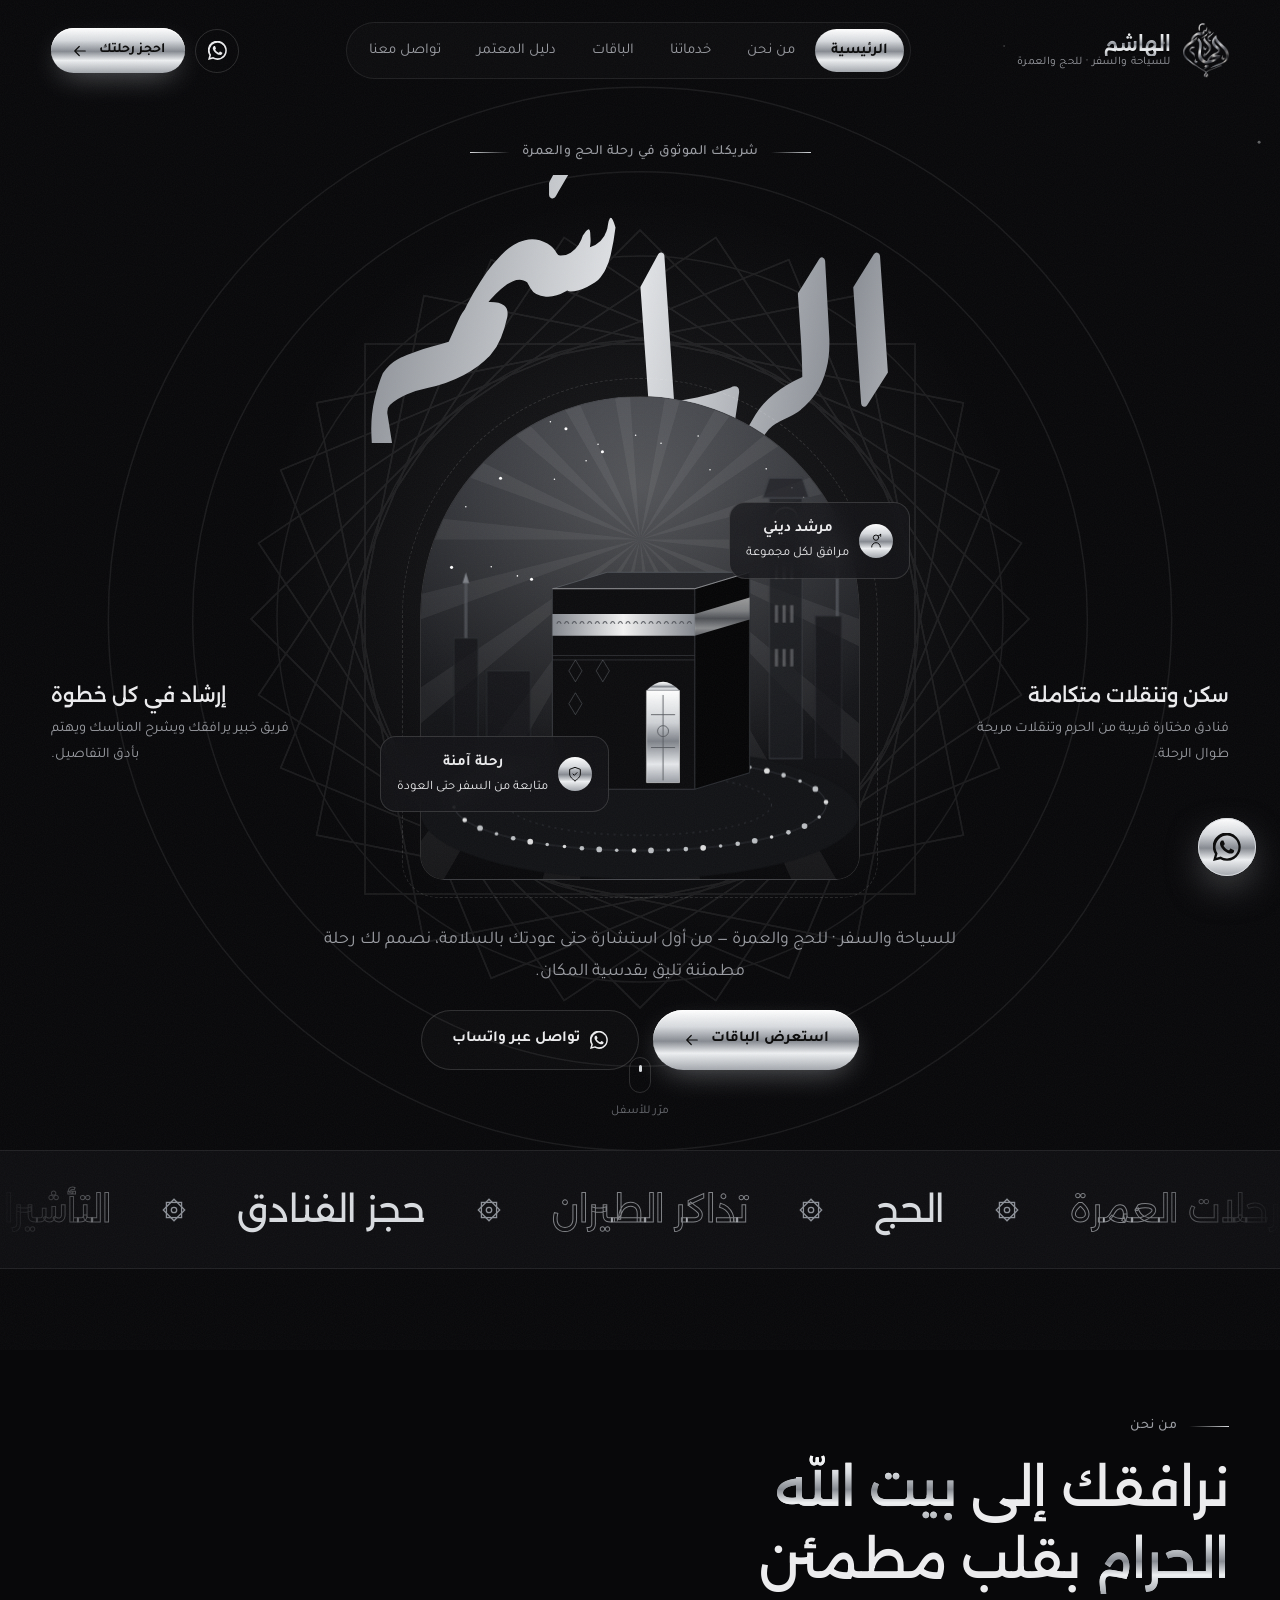
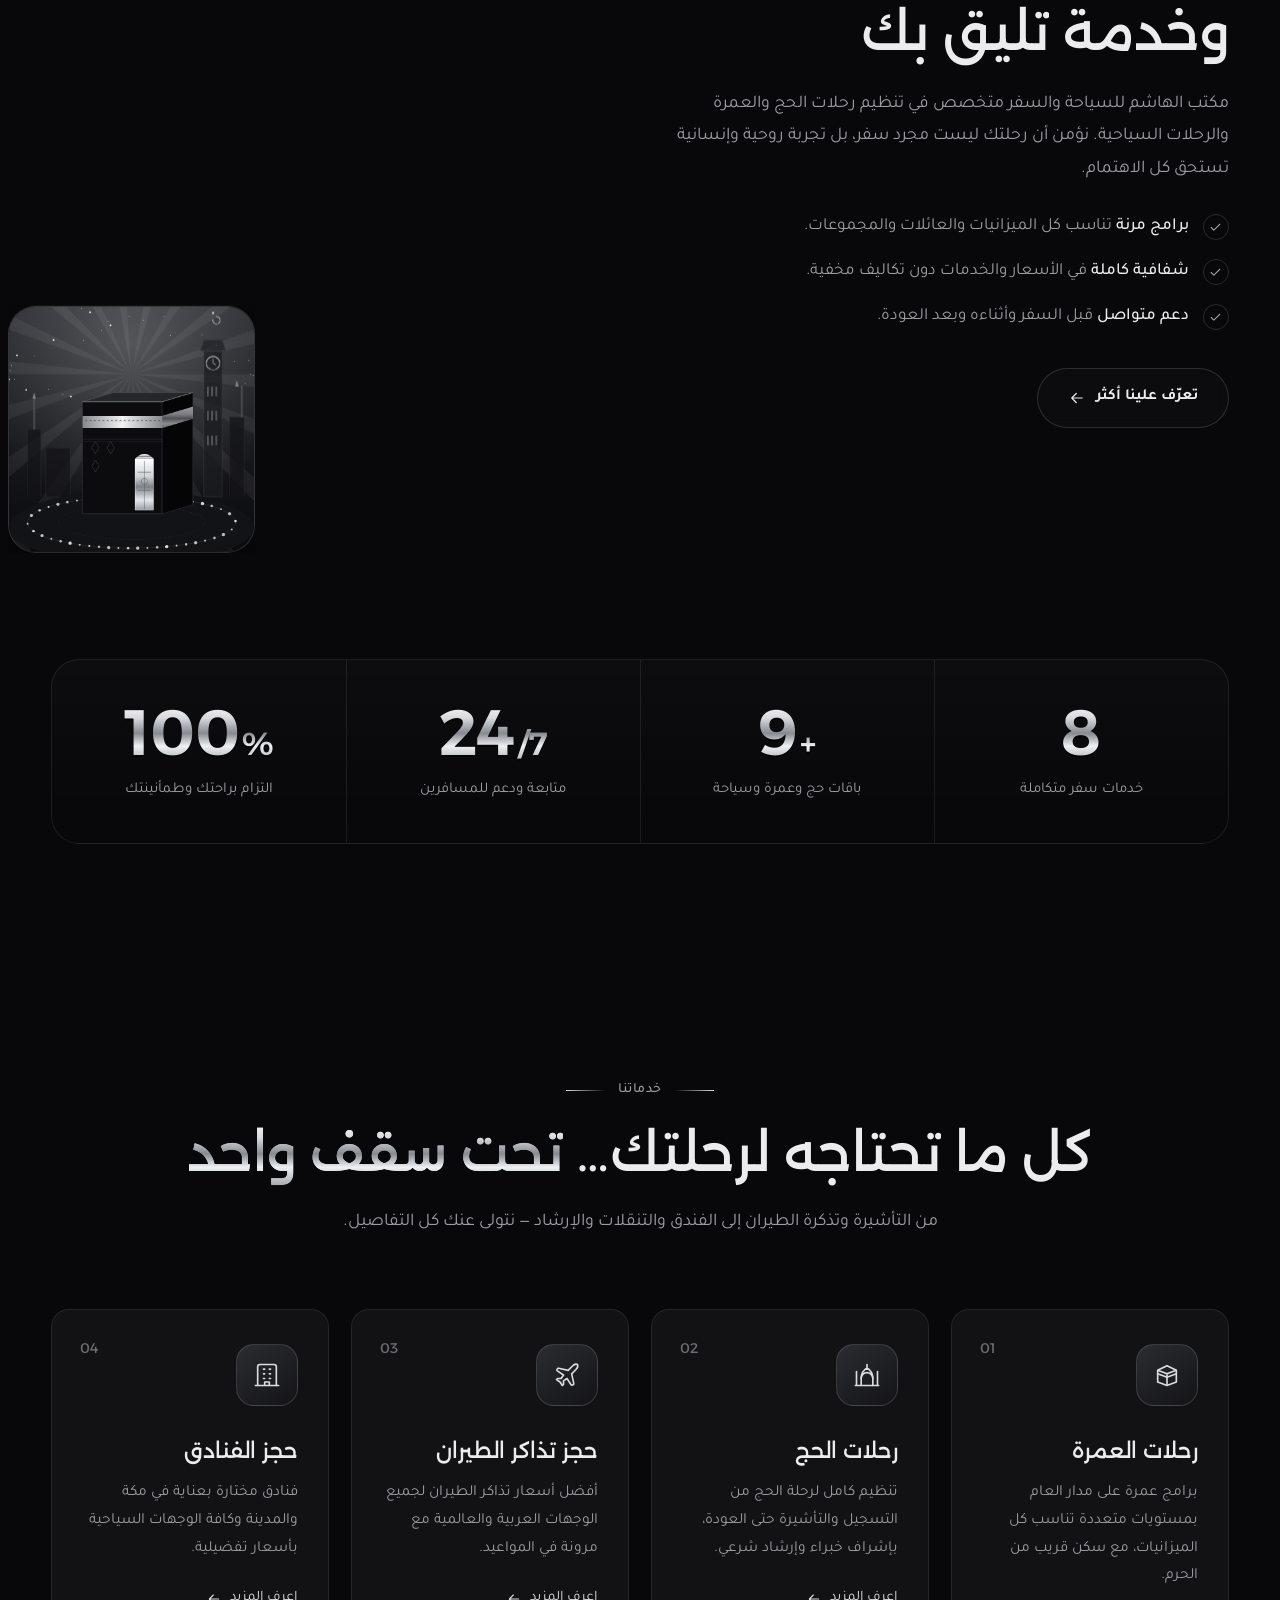
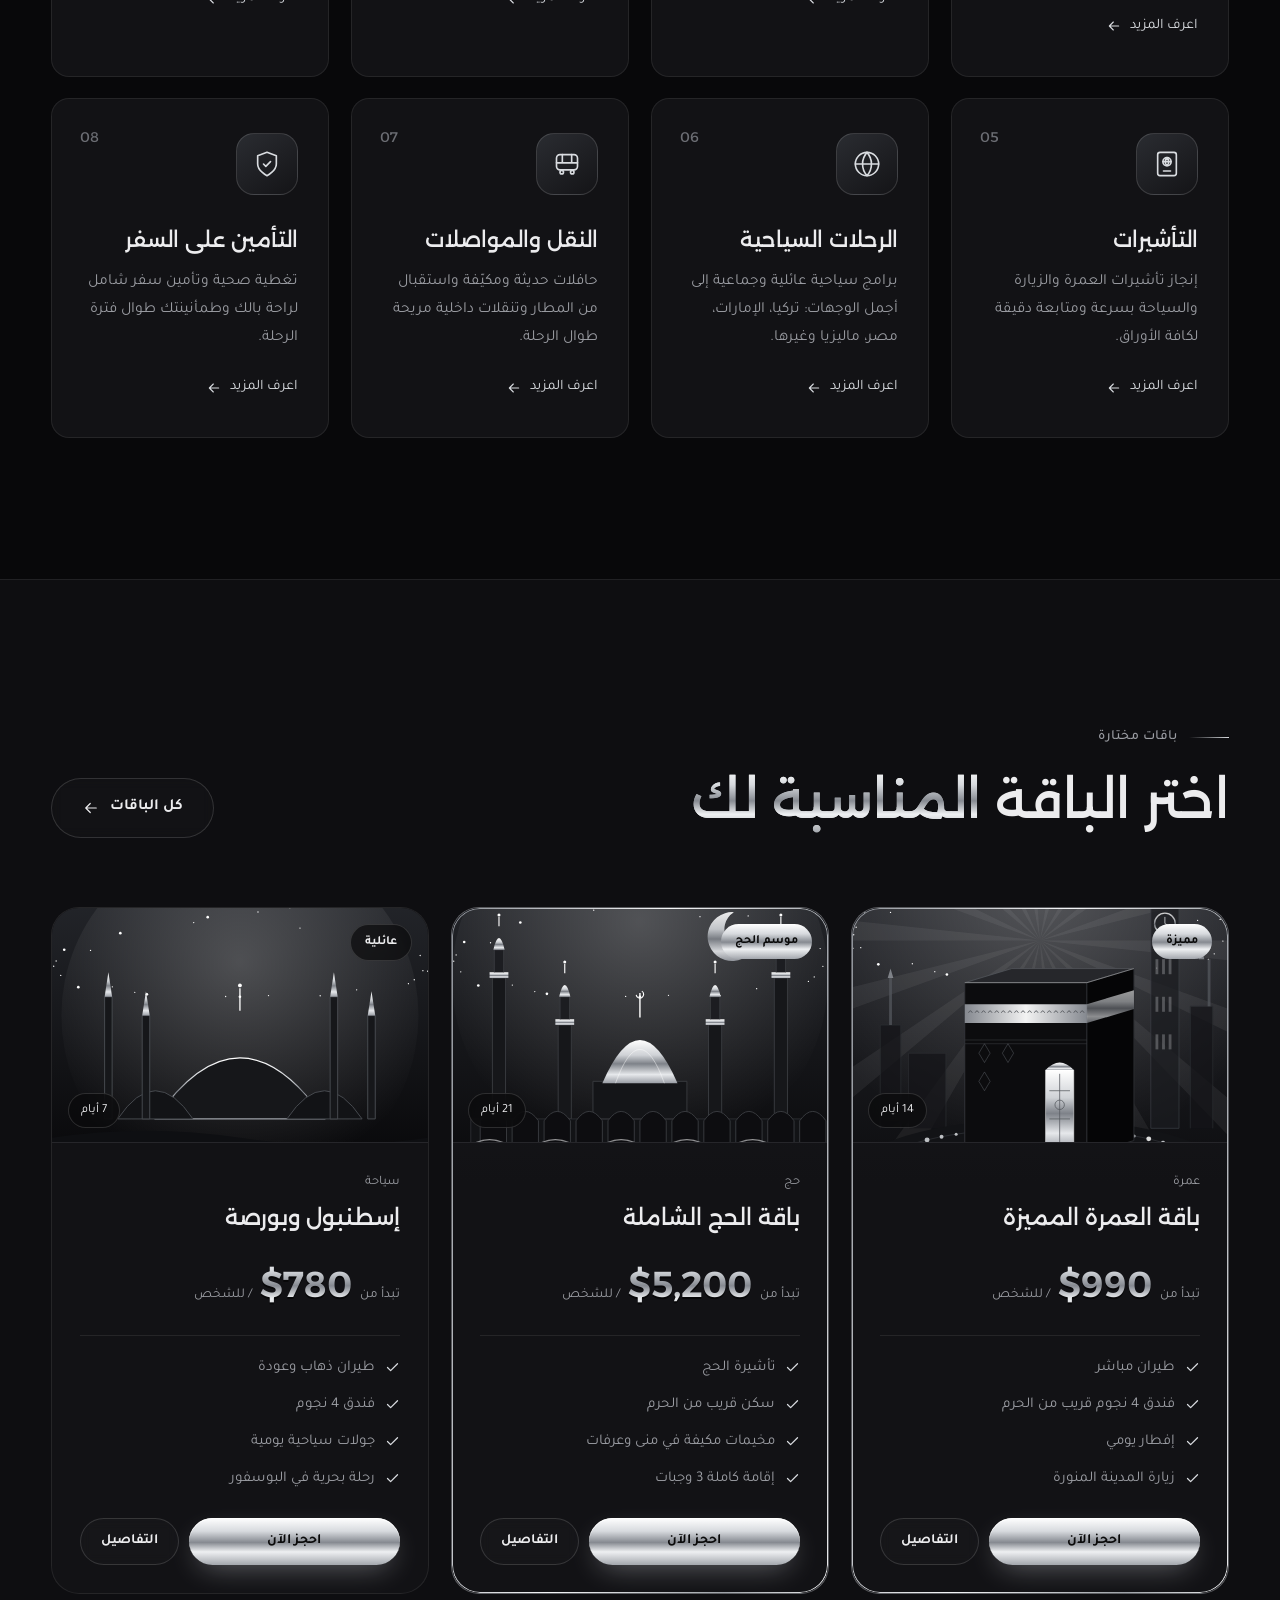
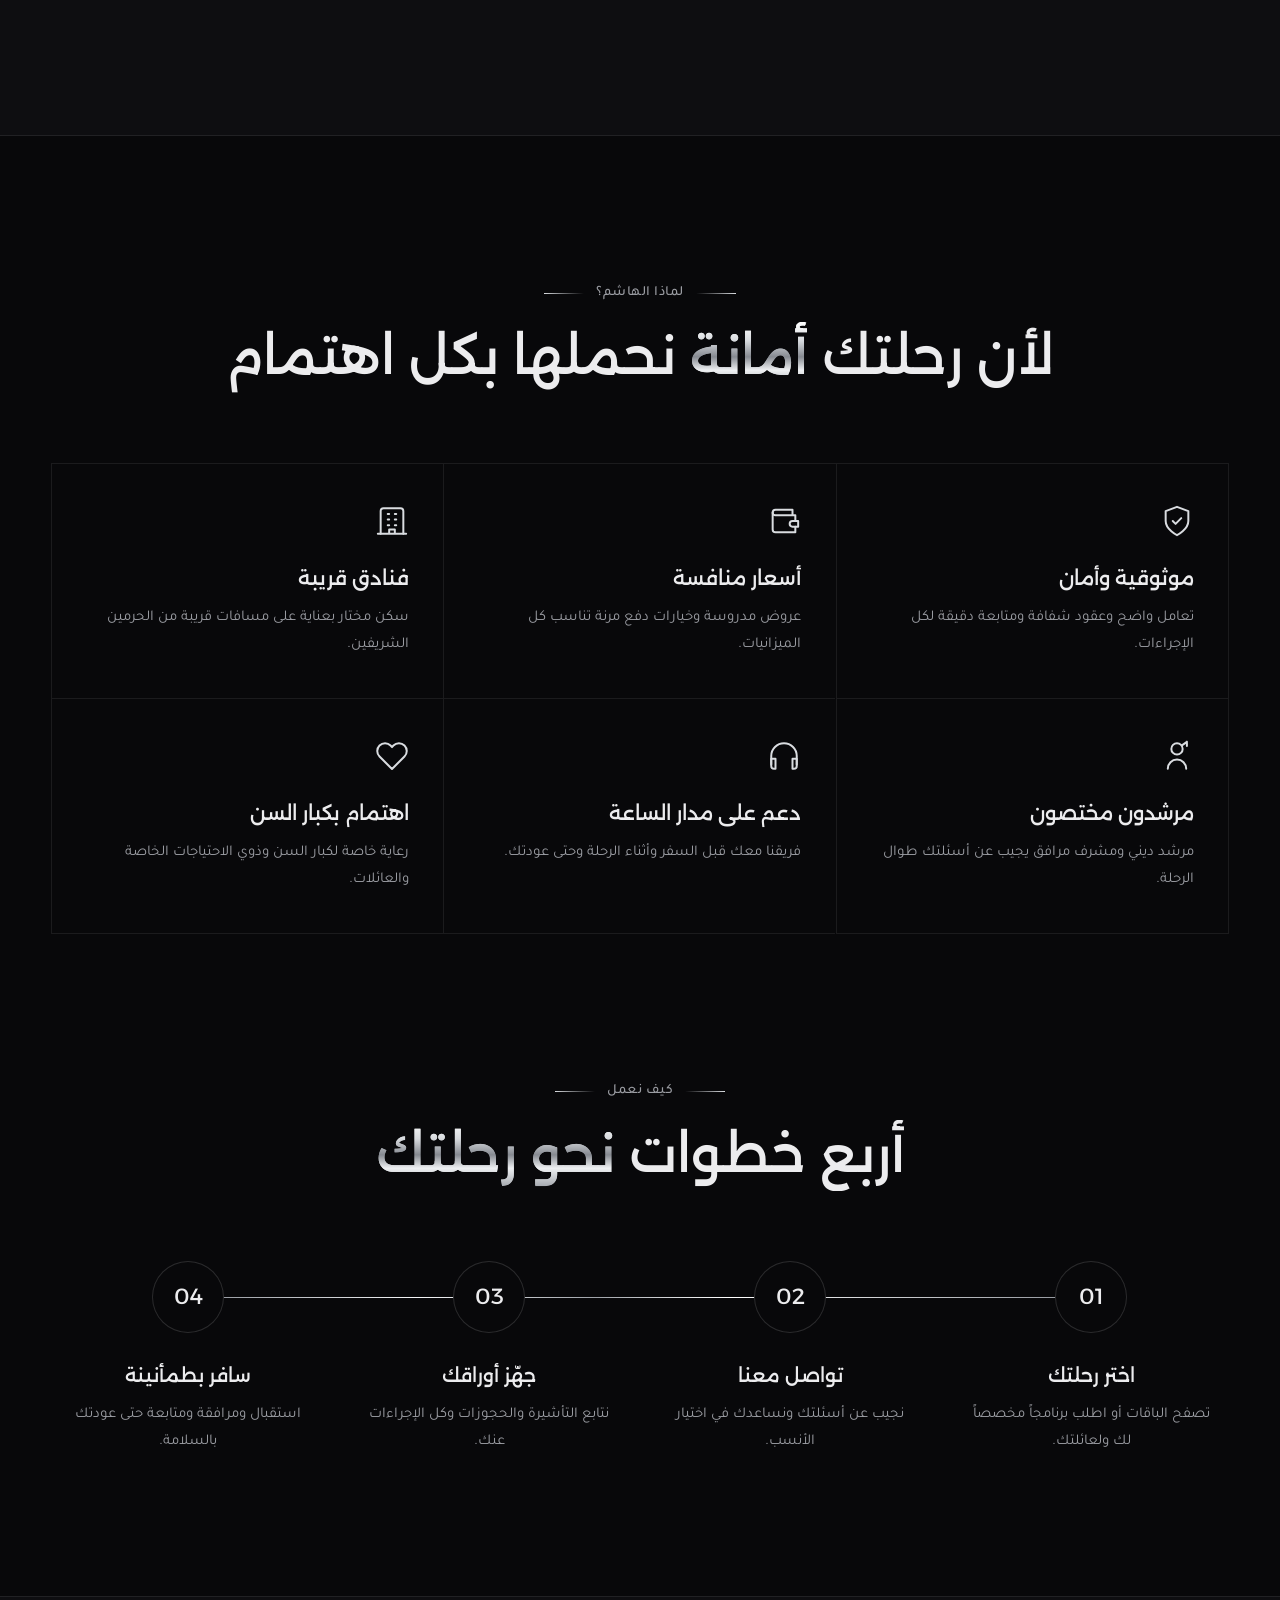
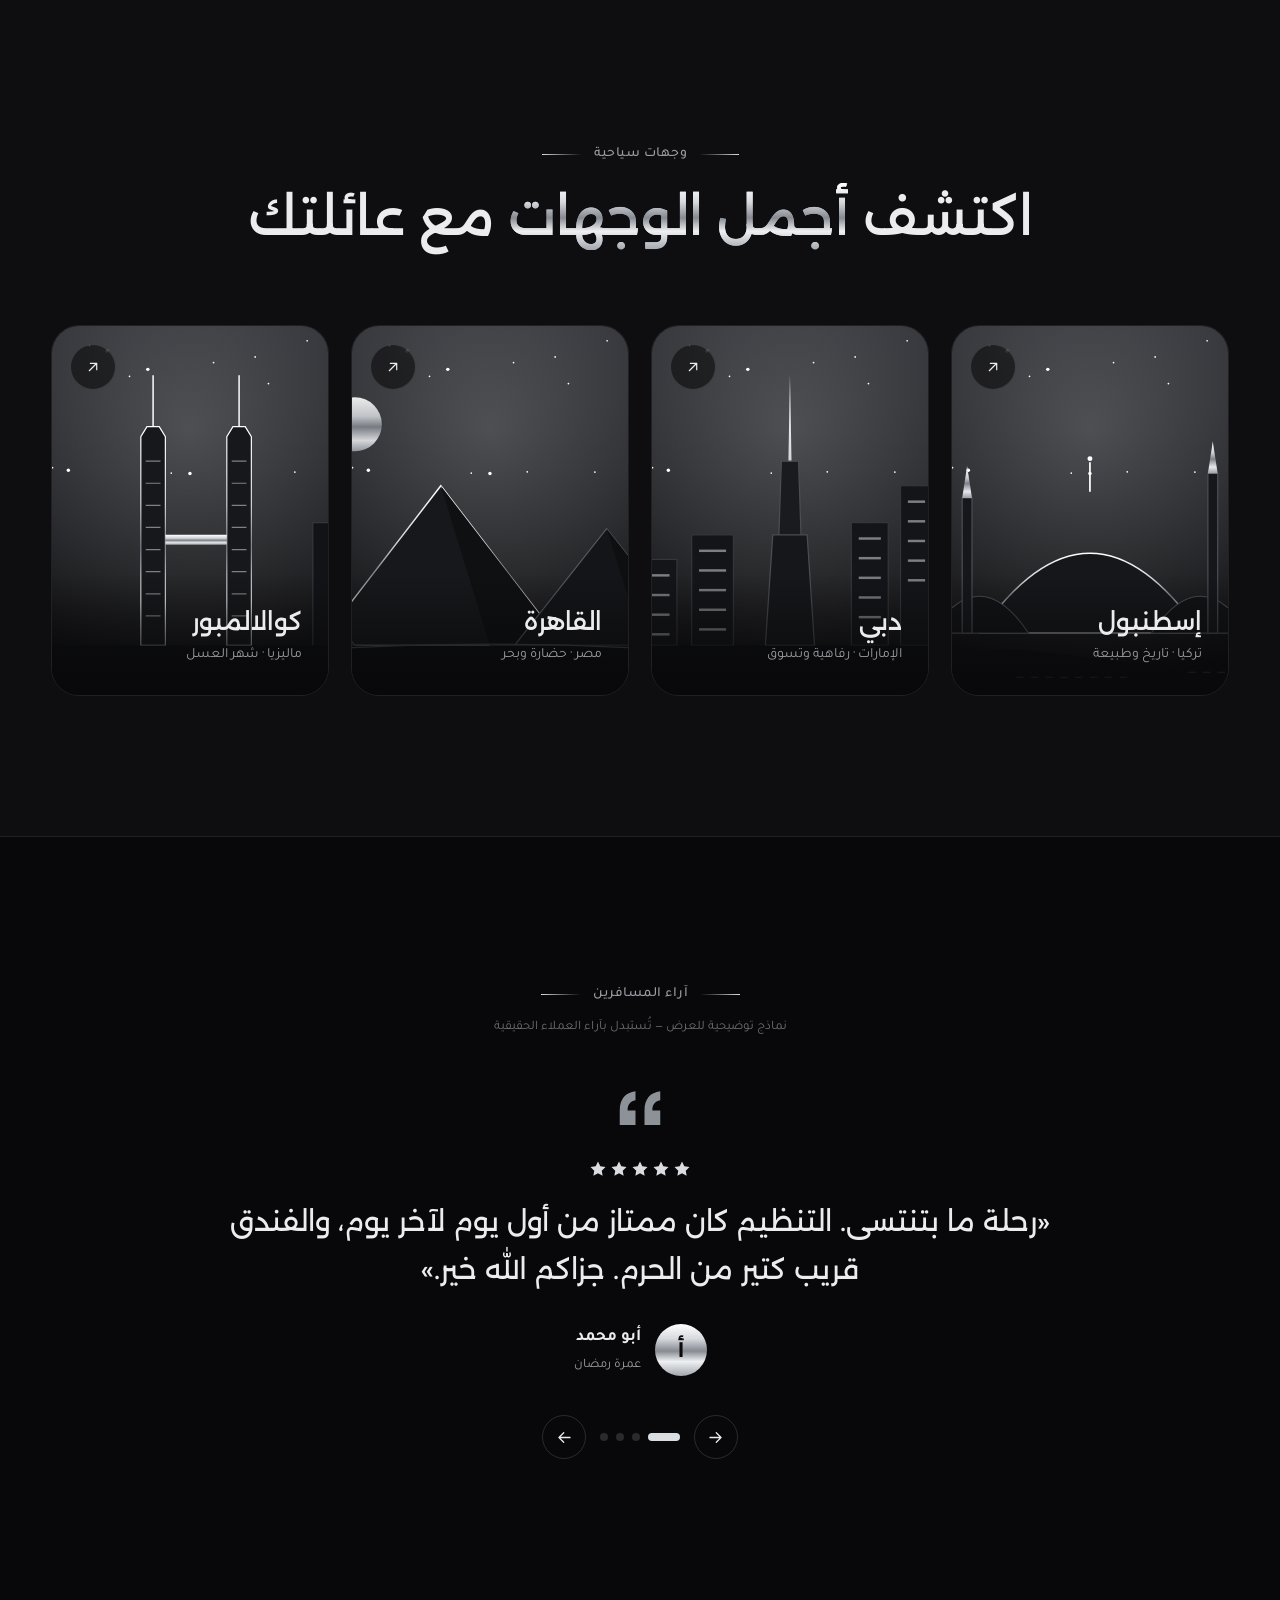
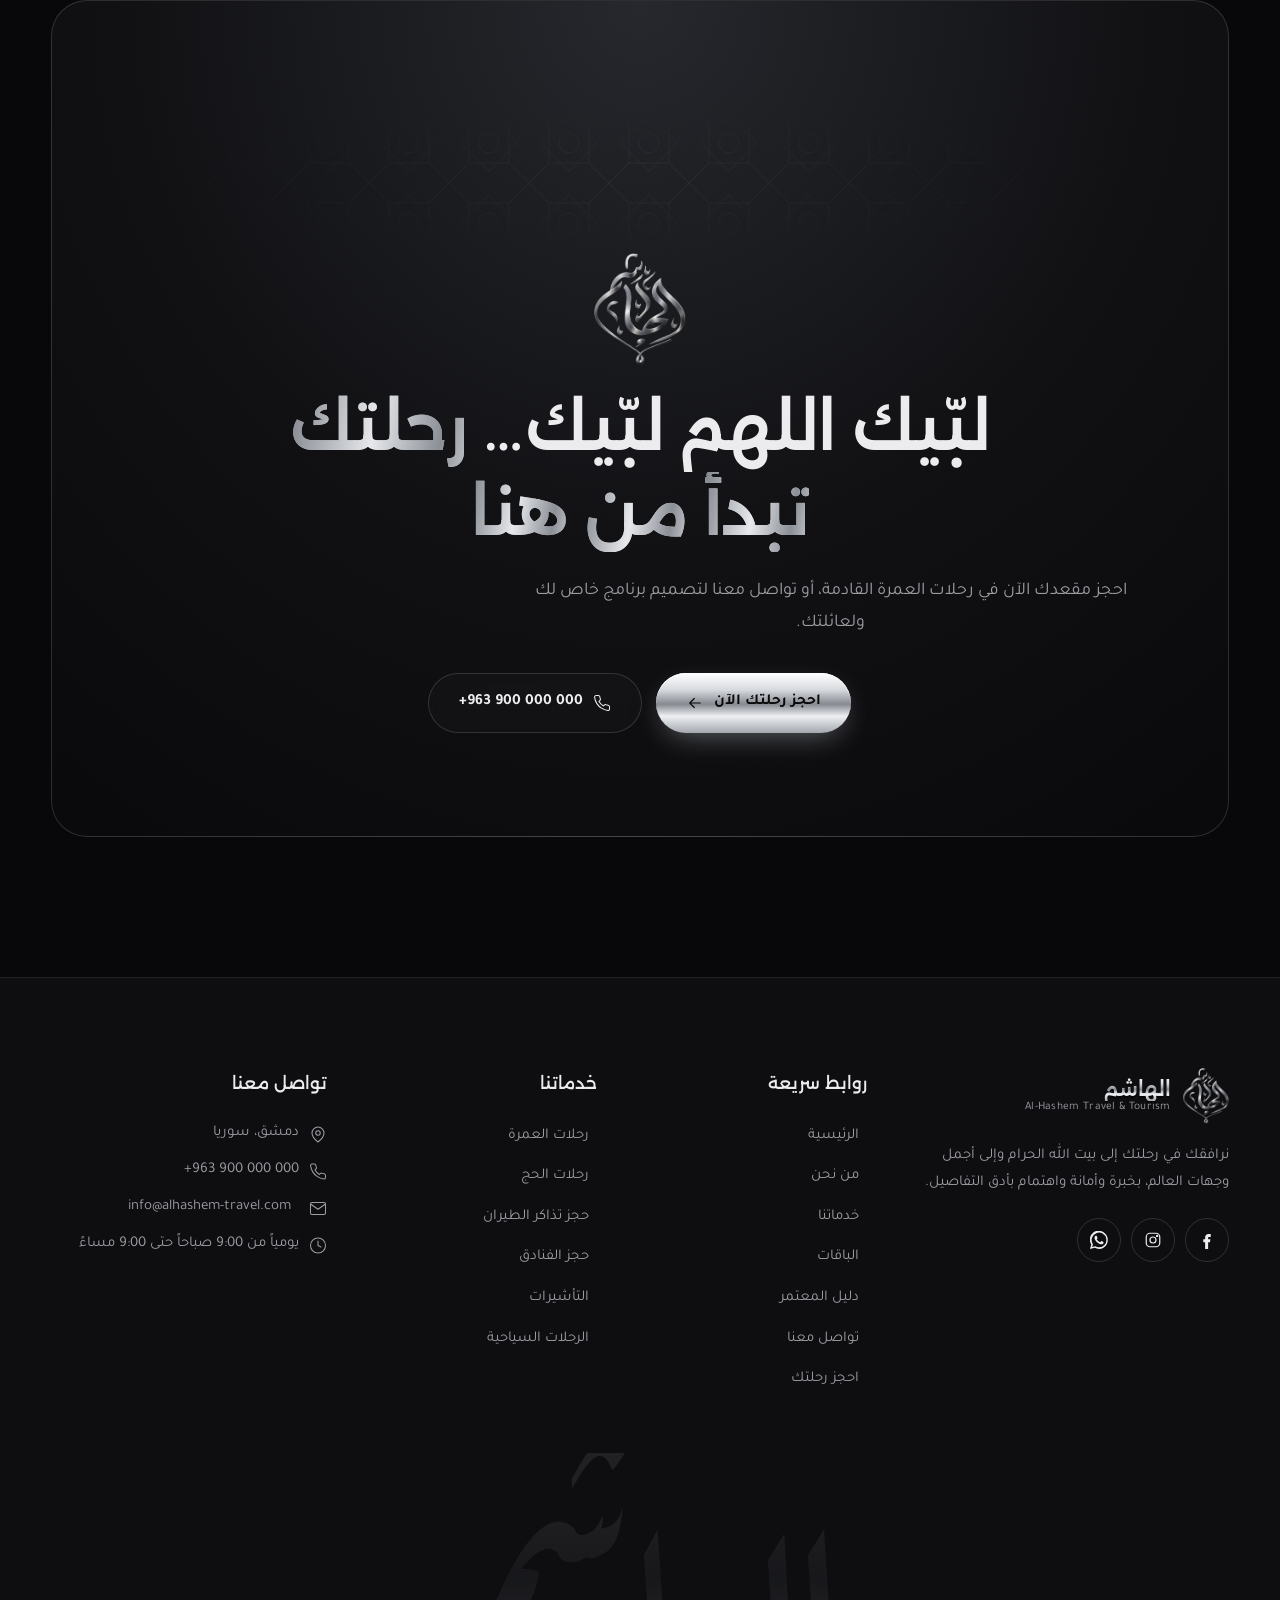
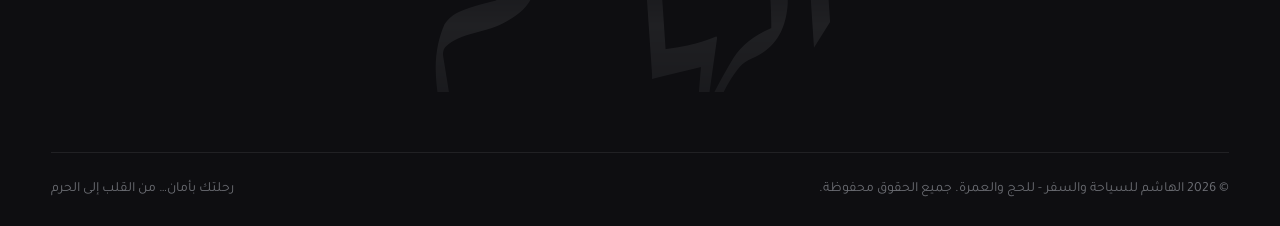
<file: index.html>
<!DOCTYPE html>
<html lang="ar" dir="rtl">
<head>
  <meta charset="UTF-8">
  <meta name="viewport" content="width=device-width, initial-scale=1.0">
  <title>الهاشم للسياحة والسفر | للحج والعمرة</title>
  <meta name="description" content="الهاشم للسياحة والسفر - رحلات عمرة وحج، حجز طيران وفنادق، تأشيرات، ورحلات سياحية بأفضل الأسعار وخدمة موثوقة.">
  <meta name="theme-color" content="#08080a">
  <link rel="icon" href="assets/logo-mark.png">
  <link rel="preconnect" href="https://fonts.googleapis.com"><link rel="preconnect" href="https://fonts.gstatic.com" crossorigin>
  <link href="https://fonts.googleapis.com/css2?family=Alexandria:wght@300;400;500;600;700&family=Aref+Ruqaa:wght@400;700&family=Tajawal:wght@300;400;500;700&display=swap" rel="stylesheet">
  <link rel="stylesheet" href="css/style.css">
</head>
<body class="is-loading" data-page="home">

  <div class="preloader">
    <div class="preloader__inner">
      <div class="preloader__logo"><img src="assets/logo-mark.png" alt=""></div>
      <div class="preloader__bar"><i></i></div>
      <div class="preloader__txt">0%</div>
    </div>
  </div>

  <main>
    <!-- ============ HERO ============ -->
    <section class="hero">
      <canvas class="hero__canvas"></canvas>
      <div class="hero__glow"></div>
      <div class="hero__pattern" data-art="rosette"></div>

      <div class="container hero__grid">
        <span class="eyebrow both fade-up" style="--d:.4s">شريكك الموثوق في رحلة الحج والعمرة</span>
        <h1 class="hero__title"><span class="word-reveal metal-shine">الهاشم</span></h1>

        <div class="hero__stage">
          <div class="hero__ring"></div>
          <div class="hero__frame" data-art="kaaba"></div>
          <div class="hero__badge"><span class="dot" data-icon="shield"></span><div><b>رحلة آمنة</b>متابعة من السفر حتى العودة</div></div>
          <div class="hero__badge b2"><span class="dot" data-icon="guide"></span><div><b>مرشد ديني</b>مرافق لكل مجموعة</div></div>
        </div>

        <div class="hero__sides">
          <div class="hero__side r">
            <h3 class="h-3">سكن وتنقلات متكاملة</h3>
            <p>فنادق مختارة قريبة من الحرم وتنقلات مريحة طوال الرحلة.</p>
          </div>
          <div class="hero__side l">
            <h3 class="h-3">إرشاد في كل خطوة</h3>
            <p>فريق خبير يرافقك ويشرح المناسك ويهتم بأدق التفاصيل.</p>
          </div>
        </div>

        <div class="hero__sub">
          <p class="lead fade-up" style="--d:1.9s">للسياحة والسفر · للحج والعمرة — من أول استشارة حتى عودتك بالسلامة، نصمم لك رحلة مطمئنة تليق بقدسية المكان.</p>
          <div class="hero__actions fade-up" style="--d:2.05s">
            <a href="packages.html" class="btn btn--primary" data-magnetic>استعرض الباقات <span data-icon="arrow" style="display:contents"></span></a>
            <a class="btn btn--ghost" data-wa="السلام عليكم، أود الاستفسار عن رحلات العمرة" data-magnetic><span data-icon="whatsapp" style="display:contents"></span> تواصل عبر واتساب</a>
          </div>
        </div>
      </div>
      <div class="scroll-hint"><i></i>مرّر للأسفل</div>
    </section>

    <!-- ============ MARQUEE ============ -->
    <div class="marquee" aria-hidden="true">
      <div class="marquee__track">
        <div class="marquee__item">رحلات العمرة <span data-icon="orn"></span> <span class="fill">الحج</span> <span data-icon="orn"></span> تذاكر الطيران <span data-icon="orn"></span> <span class="fill">حجز الفنادق</span> <span data-icon="orn"></span> التأشيرات <span data-icon="orn"></span> <span class="fill">رحلات سياحية</span> <span data-icon="orn"></span></div>
        <div class="marquee__item">رحلات العمرة <span data-icon="orn"></span> <span class="fill">الحج</span> <span data-icon="orn"></span> تذاكر الطيران <span data-icon="orn"></span> <span class="fill">حجز الفنادق</span> <span data-icon="orn"></span> التأشيرات <span data-icon="orn"></span> <span class="fill">رحلات سياحية</span> <span data-icon="orn"></span></div>
      </div>
    </div>

    <!-- ============ ABOUT INTRO ============ -->
    <section class="section">
      <div class="container split">
        <div>
          <span class="eyebrow" data-reveal="up">من نحن</span>
          <h2 class="h-1 split-words" style="margin:14px 0 18px">نرافقك إلى <span class="metal">بيت الله الحرام</span> بقلب مطمئن وخدمة تليق بك</h2>
          <p class="lead" data-reveal="up" style="--rd:.1s">مكتب الهاشم للسياحة والسفر متخصص في تنظيم رحلات الحج والعمرة والرحلات السياحية. نؤمن أن رحلتك ليست مجرد سفر، بل تجربة روحية وإنسانية تستحق كل الاهتمام.</p>
          <ul class="check-list">
            <li data-reveal="up" style="--rd:.15s"><i data-icon="check"></i><span><b>برامج مرنة</b> تناسب كل الميزانيات والعائلات والمجموعات.</span></li>
            <li data-reveal="up" style="--rd:.2s"><i data-icon="check"></i><span><b>شفافية كاملة</b> في الأسعار والخدمات دون تكاليف مخفية.</span></li>
            <li data-reveal="up" style="--rd:.25s"><i data-icon="check"></i><span><b>دعم متواصل</b> قبل السفر وأثناءه وبعد العودة.</span></li>
          </ul>
          <a href="about.html" class="btn btn--ghost" data-reveal="up" style="--rd:.3s" data-magnetic>تعرّف علينا أكثر <span data-icon="arrow" style="display:contents"></span></a>
        </div>
        <div class="stack-visual">
          <div class="visual-card" data-reveal="clip" data-speed="0.05" data-art="madinah">
            <div class="visual-card__tag"><div><small>المدينة المنورة</small><b>زيارة المسجد النبوي الشريف</b></div><div class="card__icon" style="margin:0;width:48px;height:48px" data-icon="mosque"></div></div>
          </div>
          <div class="visual-card small" data-reveal="scale" style="--rd:.3s" data-speed="-0.06" data-art="kaaba"></div>
        </div>
      </div>
    </section>

    <!-- ============ STATS ============ -->
    <section class="section--tight">
      <div class="container">
        <div class="stats" data-reveal="up">
          <div class="stat"><div class="stat__num metal"><span data-count="8">0</span></div><p>خدمات سفر متكاملة</p></div>
          <div class="stat"><div class="stat__num metal"><span data-count="9">0</span><small>+</small></div><p>باقات حج وعمرة وسياحة</p></div>
          <div class="stat"><div class="stat__num metal"><span data-count="24">0</span><small>/7</small></div><p>متابعة ودعم للمسافرين</p></div>
          <div class="stat"><div class="stat__num metal"><span data-count="100">0</span><small>%</small></div><p>التزام براحتك وطمأنينتك</p></div>
        </div>
      </div>
    </section>

    <!-- ============ SERVICES ============ -->
    <section class="section">
      <div class="container">
        <div class="sec-head center">
          <span class="eyebrow both" data-reveal="up">خدماتنا</span>
          <h2 class="h-1 split-words">كل ما تحتاجه لرحلتك… <span class="metal">تحت سقف واحد</span></h2>
          <p class="lead" data-reveal="up">من التأشيرة وتذكرة الطيران إلى الفندق والتنقلات والإرشاد — نتولى عنك كل التفاصيل.</p>
        </div>
        <div class="grid grid-4" id="services-grid" data-limit="8"></div>
      </div>
    </section>

    <!-- ============ PACKAGES ============ -->
    <section class="section" style="background:var(--bg-2);border-block:1px solid var(--line)">
      <div class="container">
        <div class="sec-head" style="display:flex;justify-content:space-between;align-items:flex-end;gap:30px;flex-wrap:wrap">
          <div>
            <span class="eyebrow" data-reveal="up">باقات مختارة</span>
            <h2 class="h-1 split-words" style="margin:14px 0 0">اختر الباقة <span class="metal">المناسبة لك</span></h2>
          </div>
          <a href="packages.html" class="btn btn--ghost" data-reveal="up" data-magnetic>كل الباقات <span data-icon="arrow" style="display:contents"></span></a>
        </div>
        <div class="grid grid-3" id="packages-grid" data-limit="3"></div>
      </div>
    </section>

    <!-- ============ WHY US ============ -->
    <section class="section">
      <div class="container">
        <div class="sec-head center">
          <span class="eyebrow both" data-reveal="up">لماذا الهاشم؟</span>
          <h2 class="h-1 split-words">لأن رحلتك <span class="metal">أمانة</span> نحملها بكل اهتمام</h2>
        </div>
        <div class="why">
          <div class="why__item" data-reveal="up"><span data-icon="shield"></span><h3>موثوقية وأمان</h3><p>تعامل واضح وعقود شفافة ومتابعة دقيقة لكل الإجراءات.</p></div>
          <div class="why__item" data-reveal="up" style="--rd:.08s"><span data-icon="wallet"></span><h3>أسعار منافسة</h3><p>عروض مدروسة وخيارات دفع مرنة تناسب كل الميزانيات.</p></div>
          <div class="why__item" data-reveal="up" style="--rd:.16s"><span data-icon="hotel"></span><h3>فنادق قريبة</h3><p>سكن مختار بعناية على مسافات قريبة من الحرمين الشريفين.</p></div>
          <div class="why__item" data-reveal="up"><span data-icon="guide"></span><h3>مرشدون مختصون</h3><p>مرشد ديني ومشرف مرافق يجيب عن أسئلتك طوال الرحلة.</p></div>
          <div class="why__item" data-reveal="up" style="--rd:.08s"><span data-icon="headset"></span><h3>دعم على مدار الساعة</h3><p>فريقنا معك قبل السفر وأثناء الرحلة وحتى عودتك.</p></div>
          <div class="why__item" data-reveal="up" style="--rd:.16s"><span data-icon="heart"></span><h3>اهتمام بكبار السن</h3><p>رعاية خاصة لكبار السن وذوي الاحتياجات الخاصة والعائلات.</p></div>
        </div>
      </div>
    </section>

    <!-- ============ PROCESS ============ -->
    <section class="section" style="padding-top:0">
      <div class="container">
        <div class="sec-head center">
          <span class="eyebrow both" data-reveal="up">كيف نعمل</span>
          <h2 class="h-1 split-words">أربع خطوات <span class="metal">نحو رحلتك</span></h2>
        </div>
        <div class="process">
          <div class="process__line"><i></i></div>
          <div class="step" data-reveal="up"><div class="step__n">01</div><h3>اختر رحلتك</h3><p>تصفح الباقات أو اطلب برنامجاً مخصصاً لك ولعائلتك.</p></div>
          <div class="step" data-reveal="up" style="--rd:.15s"><div class="step__n">02</div><h3>تواصل معنا</h3><p>نجيب عن أسئلتك ونساعدك في اختيار الأنسب.</p></div>
          <div class="step" data-reveal="up" style="--rd:.3s"><div class="step__n">03</div><h3>جهّز أوراقك</h3><p>نتابع التأشيرة والحجوزات وكل الإجراءات عنك.</p></div>
          <div class="step" data-reveal="up" style="--rd:.45s"><div class="step__n">04</div><h3>سافر بطمأنينة</h3><p>استقبال ومرافقة ومتابعة حتى عودتك بالسلامة.</p></div>
        </div>
      </div>
    </section>

    <!-- ============ DESTINATIONS ============ -->
    <section class="section" style="background:var(--bg-2);border-block:1px solid var(--line)">
      <div class="container">
        <div class="sec-head center">
          <span class="eyebrow both" data-reveal="up">وجهات سياحية</span>
          <h2 class="h-1 split-words">اكتشف <span class="metal">أجمل الوجهات</span> مع عائلتك</h2>
        </div>
        <div class="grid grid-4">
          <a href="packages.html?type=tour" class="dest" data-reveal="up" data-art="istanbul"><span class="dest__go" data-icon="arrowUp"></span><div class="dest__body"><h3>إسطنبول</h3><p>تركيا · تاريخ وطبيعة</p></div></a>
          <a href="packages.html?type=tour" class="dest" data-reveal="up" style="--rd:.1s" data-art="dubai"><span class="dest__go" data-icon="arrowUp"></span><div class="dest__body"><h3>دبي</h3><p>الإمارات · رفاهية وتسوق</p></div></a>
          <a href="packages.html?type=tour" class="dest" data-reveal="up" style="--rd:.2s" data-art="cairo"><span class="dest__go" data-icon="arrowUp"></span><div class="dest__body"><h3>القاهرة</h3><p>مصر · حضارة وبحر</p></div></a>
          <a href="packages.html?type=tour" class="dest" data-reveal="up" style="--rd:.3s" data-art="kl"><span class="dest__go" data-icon="arrowUp"></span><div class="dest__body"><h3>كوالالمبور</h3><p>ماليزيا · شهر العسل</p></div></a>
        </div>
      </div>
    </section>

    <!-- ============ TESTIMONIALS ============ -->
    <section class="section">
      <div class="container">
        <div class="sec-head center" style="margin-bottom:40px">
          <span class="eyebrow both" data-reveal="up">آراء المسافرين</span>
          <p style="color:var(--dim);font-size:13px;margin-top:8px">نماذج توضيحية للعرض — تُستبدل بآراء العملاء الحقيقية</p>
        </div>
        <div class="tst" data-reveal="blur">
          <div class="tst__quote" data-icon="quote"></div>
          <div class="tst__viewport"><div class="tst__track" id="tst-track"></div></div>
          <div class="tst__nav">
            <button class="icon-btn" id="tst-prev" aria-label="السابق" style="transform:scaleX(-1)" data-icon="arrow"></button>
            <div class="tst__dots" id="tst-dots"></div>
            <button class="icon-btn" id="tst-next" aria-label="التالي" data-icon="arrow"></button>
          </div>
        </div>
      </div>
    </section>

    <!-- ============ CTA ============ -->
    <section class="section" style="padding-top:0">
      <div class="container">
        <div class="cta" data-reveal="scale">
          <div class="cta__pattern" data-art="pattern"></div>
          <img class="cta__logo" src="assets/logo-mark.png" alt="">
          <h2 class="h-display split-words">لبّيك اللهم لبّيك… <span class="metal-shine">رحلتك تبدأ من هنا</span></h2>
          <p class="lead">احجز مقعدك الآن في رحلات العمرة القادمة، أو تواصل معنا لتصميم برنامج خاص لك ولعائلتك.</p>
          <div class="hero__actions">
            <a href="booking.html" class="btn btn--primary" data-magnetic>احجز رحلتك الآن <span data-icon="arrow" style="display:contents"></span></a>
            <a class="btn btn--ghost" data-tel data-magnetic><span data-icon="phone" style="display:contents"></span> <span data-site="phone" dir="ltr"></span></a>
          </div>
        </div>
      </div>
    </section>
  </main>

  <script src="js/data.js"></script>
  <script src="js/main.js"></script>
</body>
</html>
</file>
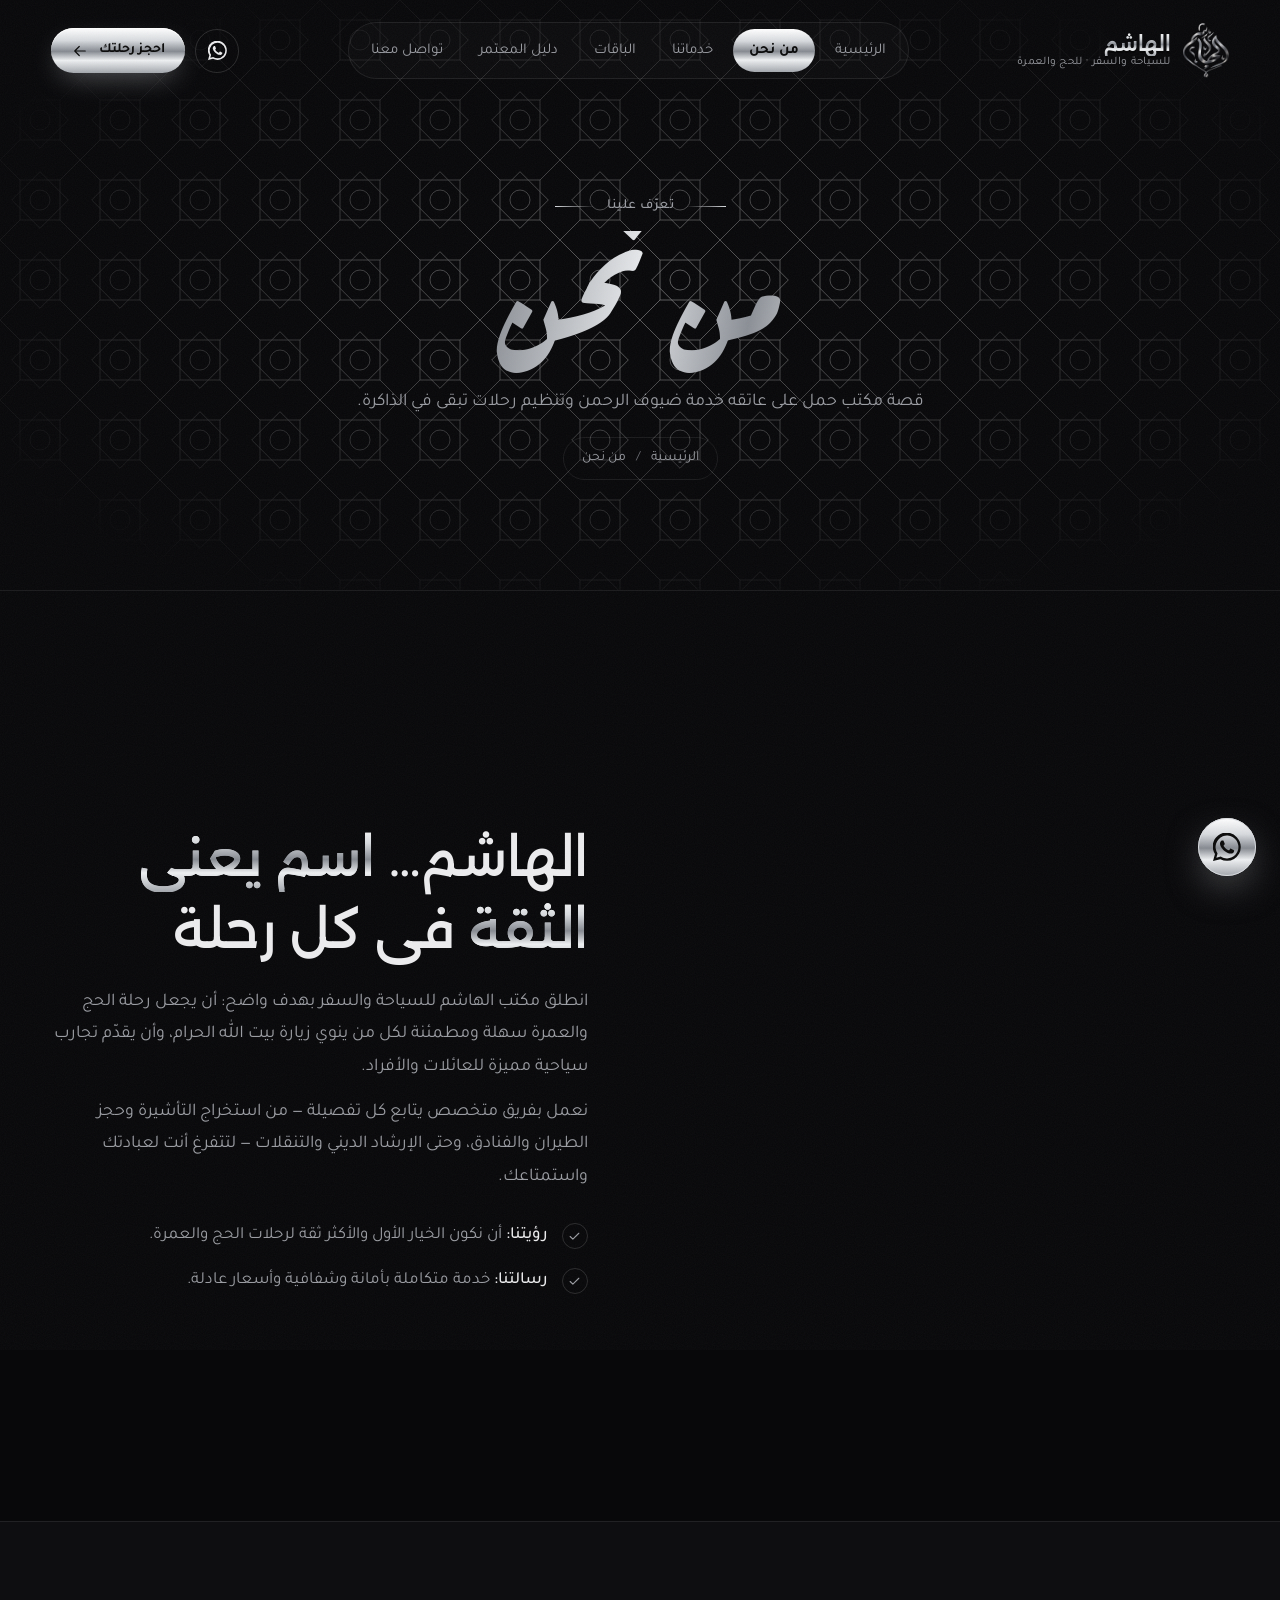
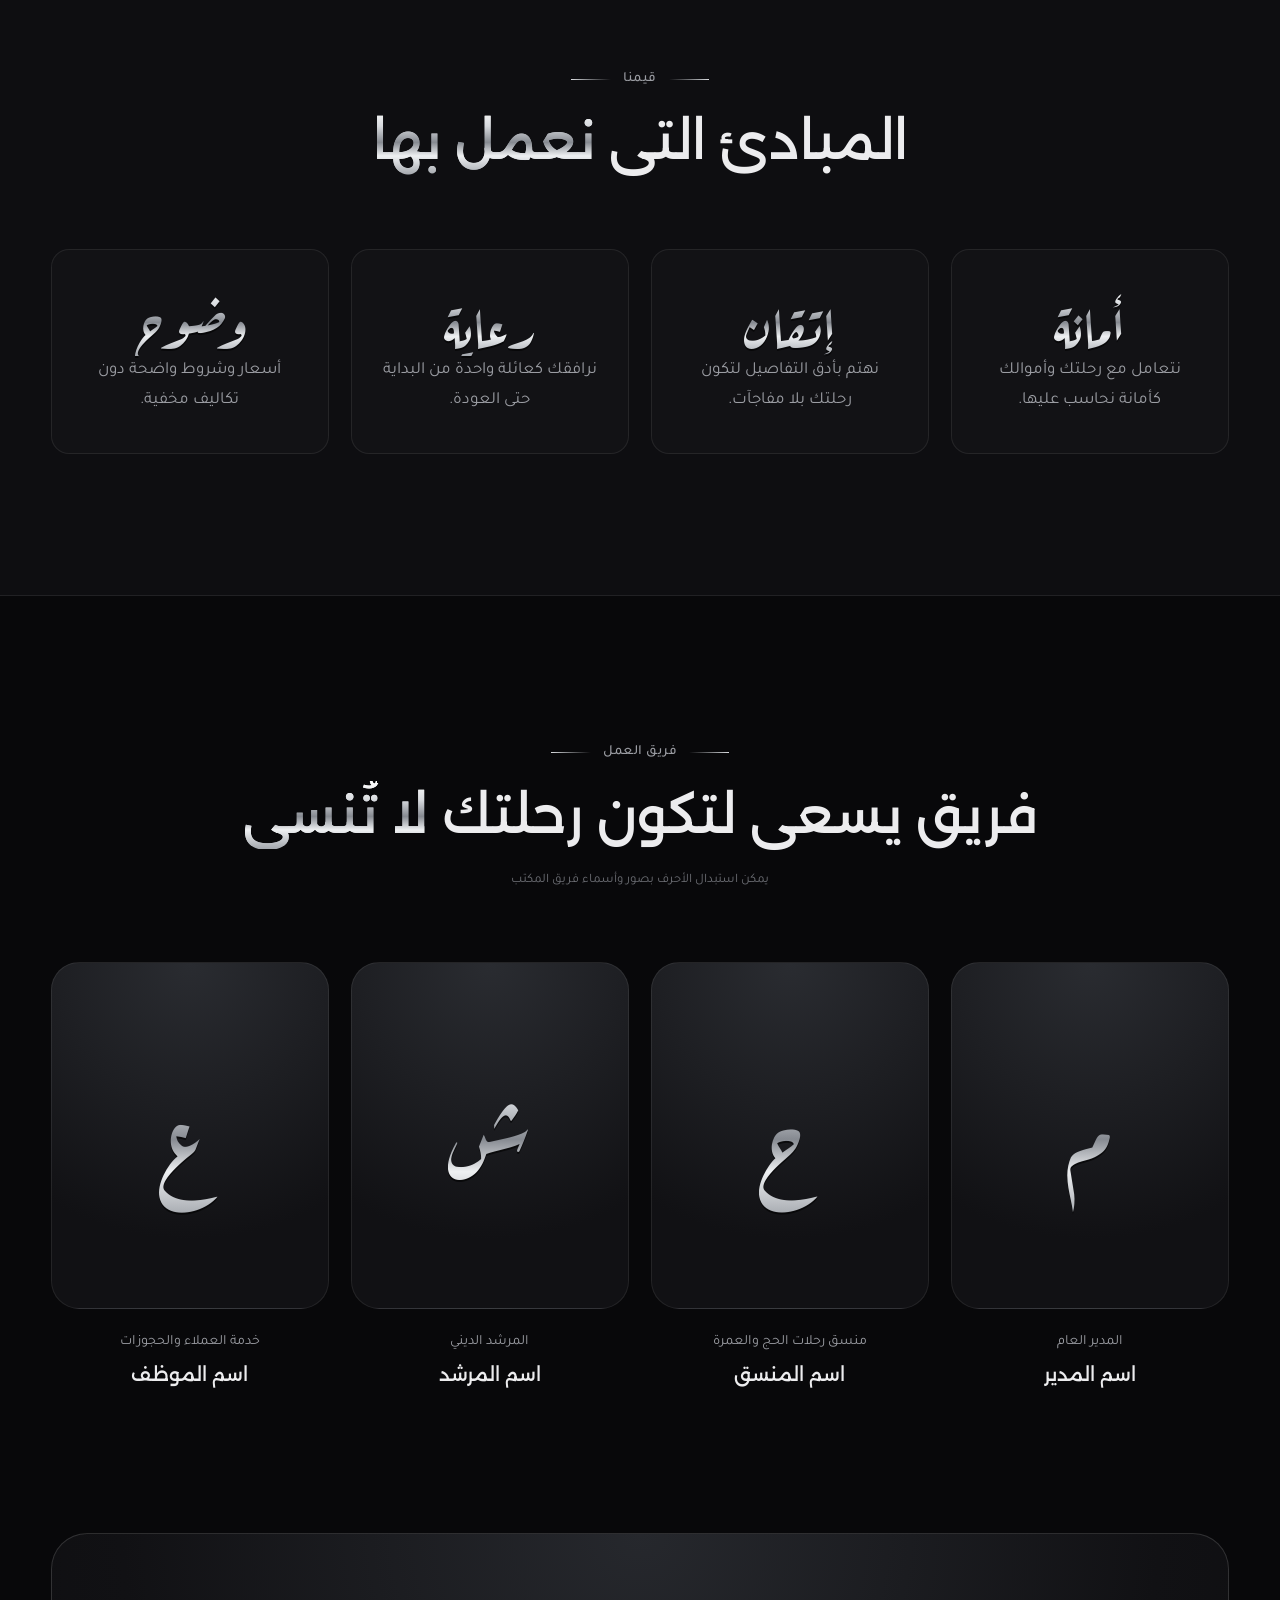
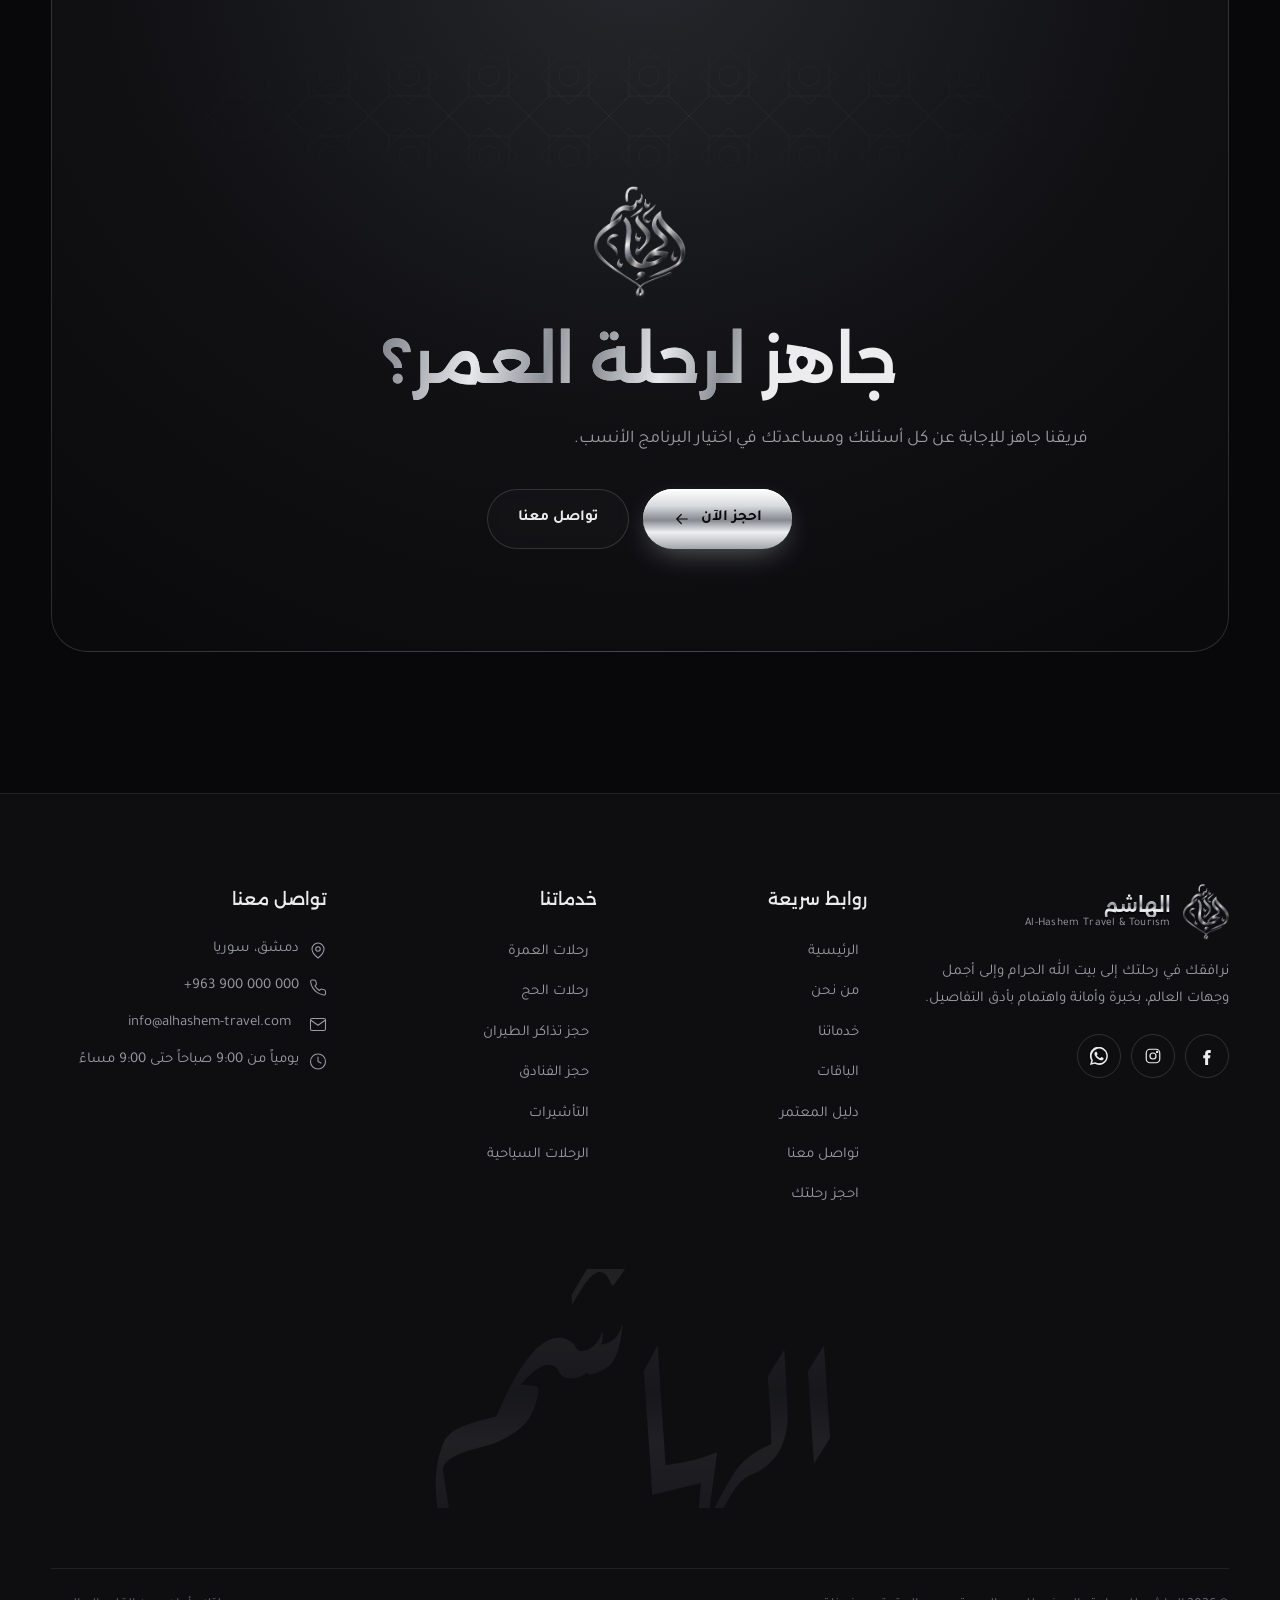
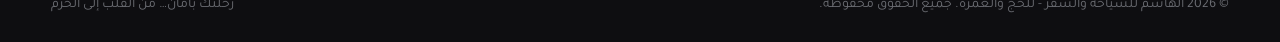
<file: about.html>
<!DOCTYPE html>
<html lang="ar" dir="rtl">
<head>
  <meta charset="UTF-8">
  <meta name="viewport" content="width=device-width, initial-scale=1.0">
  <title>من نحن | الهاشم للسياحة والسفر</title>
  <meta name="description" content="الهاشم للسياحة والسفر - رحلات عمرة وحج، حجز طيران وفنادق، تأشيرات، ورحلات سياحية بأفضل الأسعار وخدمة موثوقة.">
  <meta name="theme-color" content="#08080a">
  <link rel="icon" href="assets/logo-mark.png">
  <link rel="preconnect" href="https://fonts.googleapis.com"><link rel="preconnect" href="https://fonts.gstatic.com" crossorigin>
  <link href="https://fonts.googleapis.com/css2?family=Alexandria:wght@300;400;500;600;700&family=Aref+Ruqaa:wght@400;700&family=Tajawal:wght@300;400;500;700&display=swap" rel="stylesheet">
  <link rel="stylesheet" href="css/style.css">
</head>
<body class="is-loading" data-page="about">

  <div class="preloader">
    <div class="preloader__inner">
      <div class="preloader__logo"><img src="assets/logo-mark.png" alt=""></div>
      <div class="preloader__bar"><i></i></div>
      <div class="preloader__txt">0%</div>
    </div>
  </div>

    <main>
    <section class="page-hero">
      <div class="page-hero__bg" data-art="pattern"></div>
      <div class="container">
        <span class="eyebrow both" data-reveal="up">تعرّف علينا</span>
        <h1 class="page-hero__title"><span class="word-reveal metal-shine">من نحن</span></h1>
        <p class="lead" style="margin-inline:auto" data-reveal="up">قصة مكتب حمل على عاتقه خدمة ضيوف الرحمن وتنظيم رحلات تبقى في الذاكرة.</p>
        <div class="crumbs" data-reveal="up"><a href="index.html">الرئيسية</a><span>/</span>من نحن</div>
      </div>
    </section>

    <section class="section">
      <div class="container split">
        <div class="stack-visual">
          <div class="visual-card" data-reveal="clip" data-speed="0.05" data-art="kaaba">
            <div class="visual-card__tag"><div><small>رسالتنا</small><b>خدمة ضيوف الرحمن شرف ومسؤولية</b></div><div class="card__icon" style="margin:0;width:48px;height:48px" data-icon="kaaba"></div></div>
          </div>
        </div>
        <div>
          <span class="eyebrow" data-reveal="up">قصتنا</span>
          <h2 class="h-1 split-words" style="margin:14px 0 18px">الهاشم… <span class="metal">اسم يعني الثقة</span> في كل رحلة</h2>
          <p class="lead" data-reveal="up">انطلق مكتب الهاشم للسياحة والسفر بهدف واضح: أن يجعل رحلة الحج والعمرة سهلة ومطمئنة لكل من ينوي زيارة بيت الله الحرام، وأن يقدّم تجارب سياحية مميزة للعائلات والأفراد.</p>
          <p class="lead" data-reveal="up" style="margin-top:14px">نعمل بفريق متخصص يتابع كل تفصيلة — من استخراج التأشيرة وحجز الطيران والفنادق، وحتى الإرشاد الديني والتنقلات — لتتفرغ أنت لعبادتك واستمتاعك.</p>
          <ul class="check-list">
            <li data-reveal="up"><i data-icon="check"></i><span><b>رؤيتنا:</b> أن نكون الخيار الأول والأكثر ثقة لرحلات الحج والعمرة.</span></li>
            <li data-reveal="up" style="--rd:.08s"><i data-icon="check"></i><span><b>رسالتنا:</b> خدمة متكاملة بأمانة وشفافية وأسعار عادلة.</span></li>
          </ul>
        </div>
      </div>
    </section>

    <section class="section" style="background:var(--bg-2);border-block:1px solid var(--line)">
      <div class="container">
        <div class="sec-head center">
          <span class="eyebrow both" data-reveal="up">قيمنا</span>
          <h2 class="h-1 split-words">المبادئ التي <span class="metal">نعمل بها</span></h2>
        </div>
        <div class="grid grid-4">
          <div class="value" data-reveal="up"><div class="big metal">أمانة</div><p style="color:var(--muted)">نتعامل مع رحلتك وأموالك كأمانة نحاسب عليها.</p></div>
          <div class="value" data-reveal="up" style="--rd:.08s"><div class="big metal">إتقان</div><p style="color:var(--muted)">نهتم بأدق التفاصيل لتكون رحلتك بلا مفاجآت.</p></div>
          <div class="value" data-reveal="up" style="--rd:.16s"><div class="big metal">رعاية</div><p style="color:var(--muted)">نرافقك كعائلة واحدة من البداية حتى العودة.</p></div>
          <div class="value" data-reveal="up" style="--rd:.24s"><div class="big metal">وضوح</div><p style="color:var(--muted)">أسعار وشروط واضحة دون تكاليف مخفية.</p></div>
        </div>
      </div>
    </section>

    <section class="section">
      <div class="container">
        <div class="sec-head center">
          <span class="eyebrow both" data-reveal="up">فريق العمل</span>
          <h2 class="h-1 split-words">فريق يسعى لتكون رحلتك <span class="metal">لا تُنسى</span></h2>
          <p style="color:var(--dim);font-size:13px">يمكن استبدال الأحرف بصور وأسماء فريق المكتب</p>
        </div>
        <div class="grid grid-4">
          <div class="member" data-reveal="up"><div class="member__ph"><span class="metal">م</span></div><small>المدير العام</small><h3>اسم المدير</h3></div>
          <div class="member" data-reveal="up" style="--rd:.08s"><div class="member__ph"><span class="metal">ح</span></div><small>منسق رحلات الحج والعمرة</small><h3>اسم المنسق</h3></div>
          <div class="member" data-reveal="up" style="--rd:.16s"><div class="member__ph"><span class="metal">ش</span></div><small>المرشد الديني</small><h3>اسم المرشد</h3></div>
          <div class="member" data-reveal="up" style="--rd:.24s"><div class="member__ph"><span class="metal">ع</span></div><small>خدمة العملاء والحجوزات</small><h3>اسم الموظف</h3></div>
        </div>
      </div>
    </section>

    <section class="section" style="padding-top:0">
      <div class="container">
        <div class="cta" data-reveal="scale">
          <div class="cta__pattern" data-art="pattern"></div>
          <img class="cta__logo" src="assets/logo-mark.png" alt="">
          <h2 class="h-display split-words">جاهز <span class="metal-shine">لرحلة العمر؟</span></h2>
          <p class="lead">فريقنا جاهز للإجابة عن كل أسئلتك ومساعدتك في اختيار البرنامج الأنسب.</p>
          <div class="hero__actions">
            <a href="booking.html" class="btn btn--primary" data-magnetic>احجز الآن <span data-icon="arrow" style="display:contents"></span></a>
            <a href="contact.html" class="btn btn--ghost" data-magnetic>تواصل معنا</a>
          </div>
        </div>
      </div>
    </section>
  </main>

  <script src="js/data.js"></script>
  <script src="js/main.js"></script>
</body>
</html>
</file>
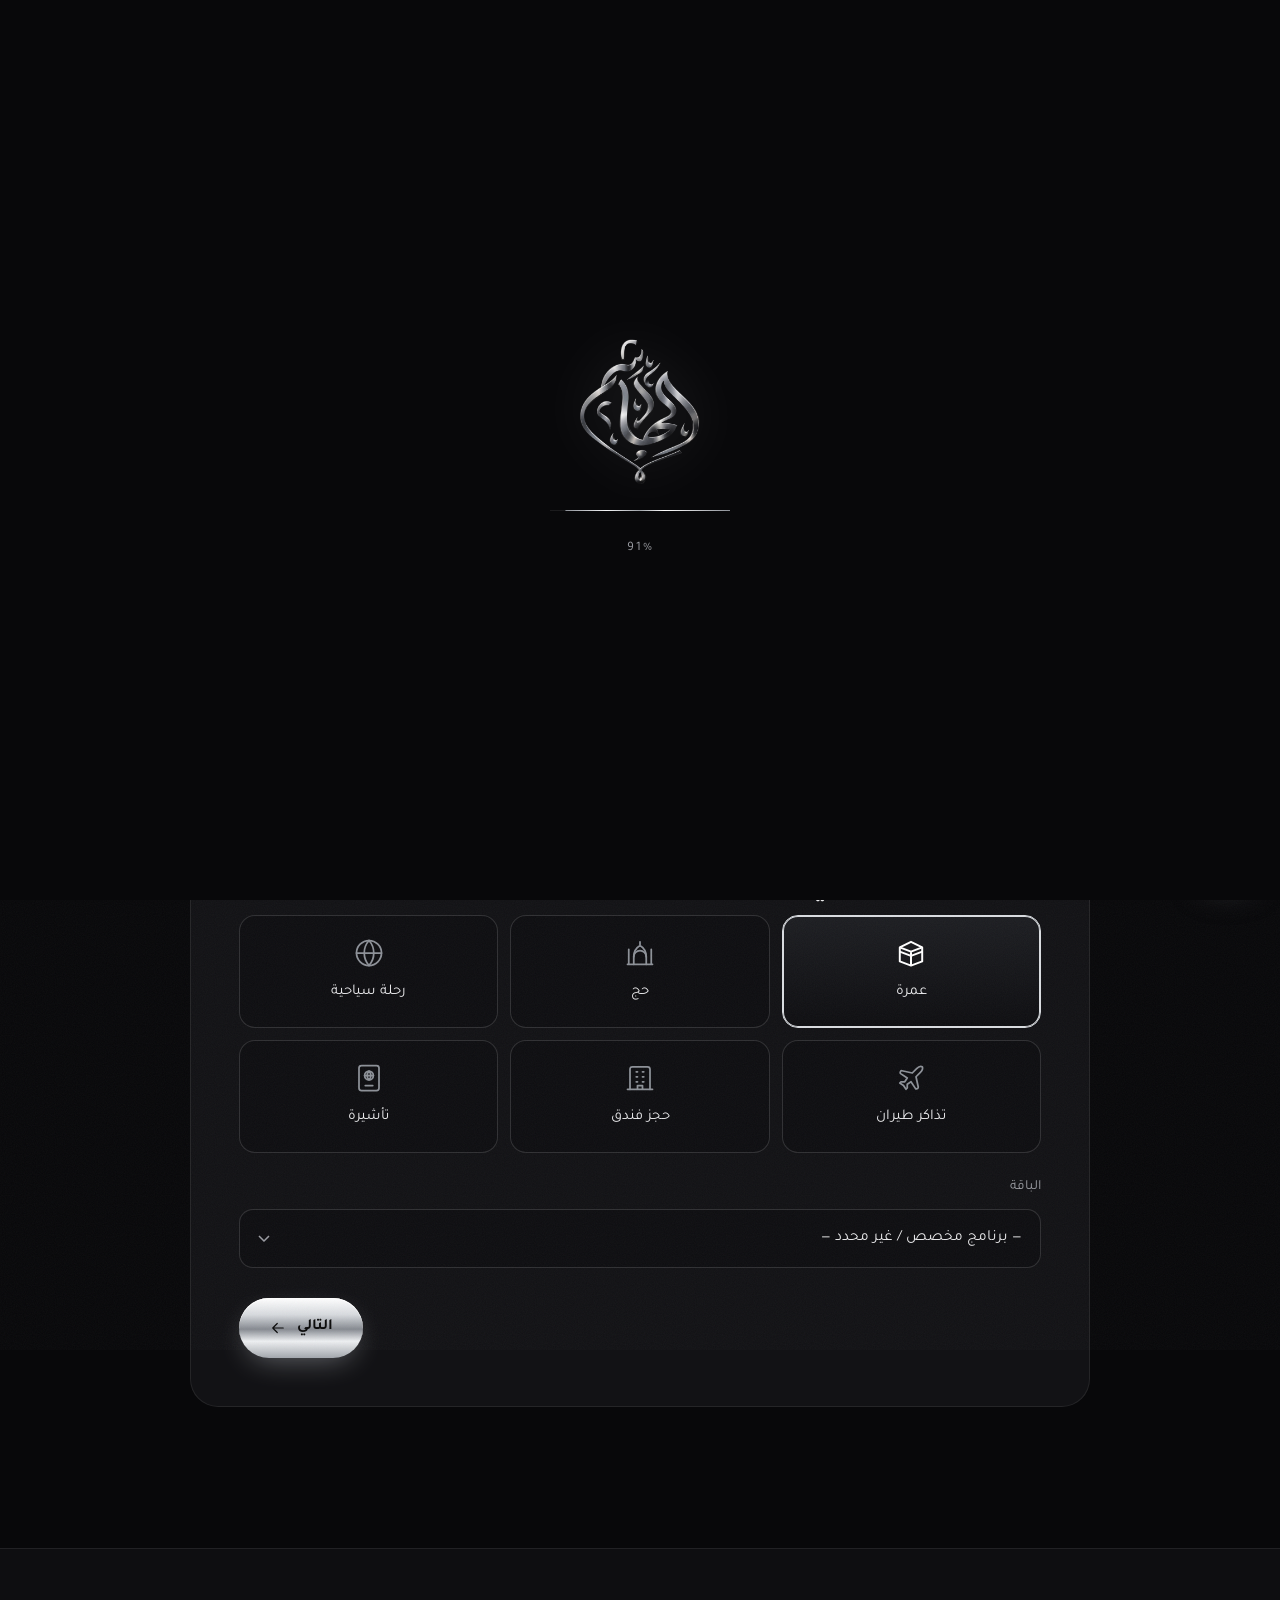
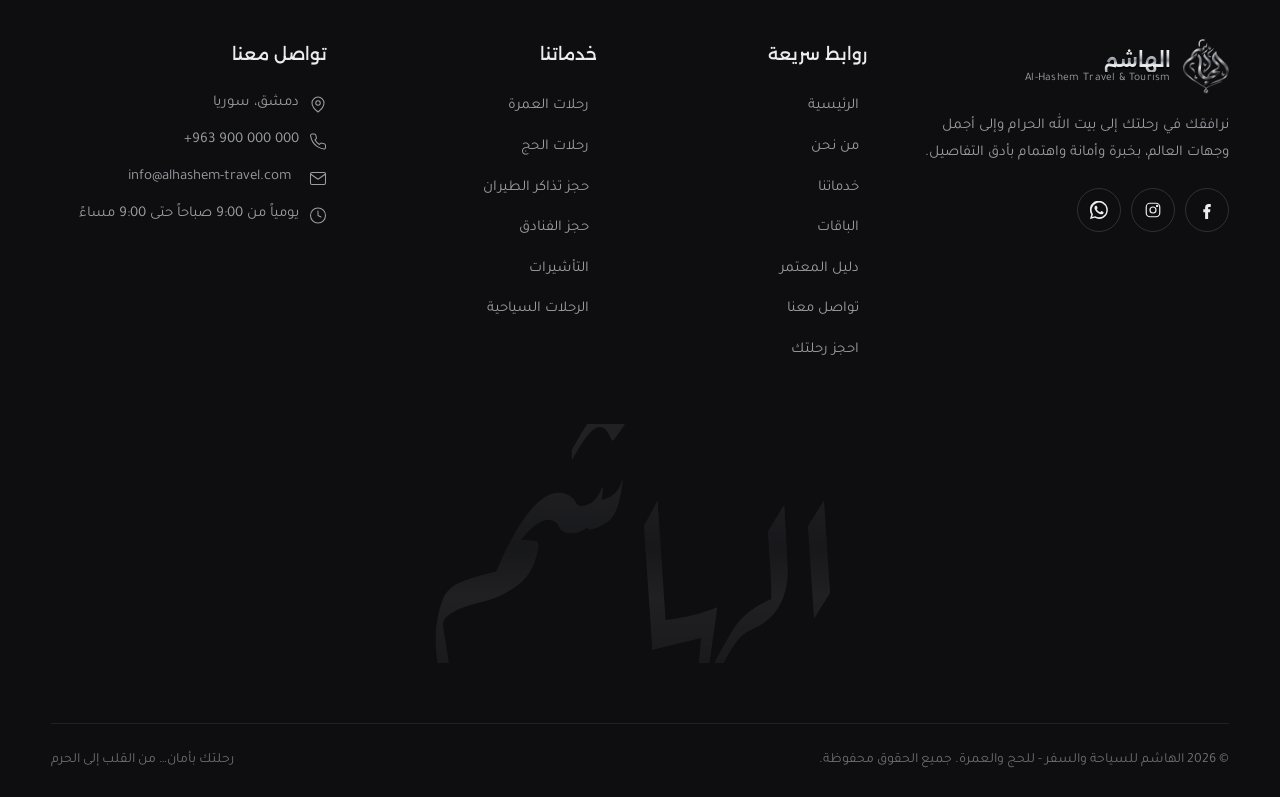
<file: booking.html>
<!DOCTYPE html>
<html lang="ar" dir="rtl">
<head>
  <meta charset="UTF-8">
  <meta name="viewport" content="width=device-width, initial-scale=1.0">
  <title>احجز رحلتك | الهاشم للسياحة والسفر</title>
  <meta name="description" content="الهاشم للسياحة والسفر - رحلات عمرة وحج، حجز طيران وفنادق، تأشيرات، ورحلات سياحية بأفضل الأسعار وخدمة موثوقة.">
  <meta name="theme-color" content="#08080a">
  <link rel="icon" href="assets/logo-mark.png">
  <link rel="preconnect" href="https://fonts.googleapis.com"><link rel="preconnect" href="https://fonts.gstatic.com" crossorigin>
  <link href="https://fonts.googleapis.com/css2?family=Alexandria:wght@300;400;500;600;700&family=Aref+Ruqaa:wght@400;700&family=Tajawal:wght@300;400;500;700&display=swap" rel="stylesheet">
  <link rel="stylesheet" href="css/style.css">
</head>
<body class="is-loading" data-page="booking">

  <div class="preloader">
    <div class="preloader__inner">
      <div class="preloader__logo"><img src="assets/logo-mark.png" alt=""></div>
      <div class="preloader__bar"><i></i></div>
      <div class="preloader__txt">0%</div>
    </div>
  </div>

    <main>
    <section class="page-hero">
      <div class="page-hero__bg" data-art="pattern"></div>
      <div class="container">
        <span class="eyebrow both" data-reveal="up">خطوات بسيطة</span>
        <h1 class="page-hero__title"><span class="word-reveal metal-shine">احجز رحلتك</span></h1>
        <p class="lead" style="margin-inline:auto" data-reveal="up">املأ البيانات وسيصلنا طلبك مباشرة على واتساب ليتواصل معك فريقنا خلال وقت قصير.</p>
        <div class="crumbs" data-reveal="up"><a href="index.html">الرئيسية</a><span>/</span>الحجز</div>
      </div>
    </section>

    <section class="section">
      <div class="container" style="max-width:900px">
        <form class="form-card" id="booking-form" novalidate data-reveal="up">
          <div class="booking-steps">
            <div class="steps-bar">
              <div><i></i><small>نوع الرحلة</small></div>
              <div><i></i><small>تفاصيل السفر</small></div>
              <div><i></i><small>بياناتك</small></div>
              <div><i></i><small>التأكيد</small></div>
            </div>

            <!-- step 1 -->
            <div class="form-step">
              <h2 class="h-2" style="margin-bottom:20px">ما نوع الرحلة التي تريدها؟</h2>
              <div class="choice-grid">
                <label class="choice"><input type="radio" name="type" value="umrah" data-label="عمرة" checked><span data-icon="kaaba">عمرة</span></label>
                <label class="choice"><input type="radio" name="type" value="hajj" data-label="حج"><span data-icon="mosque">حج</span></label>
                <label class="choice"><input type="radio" name="type" value="tour" data-label="رحلة سياحية"><span data-icon="globe">رحلة سياحية</span></label>
                <label class="choice"><input type="radio" name="type" value="flights" data-label="تذاكر طيران"><span data-icon="plane">تذاكر طيران</span></label>
                <label class="choice"><input type="radio" name="type" value="hotels" data-label="حجز فندق"><span data-icon="hotel">حجز فندق</span></label>
                <label class="choice"><input type="radio" name="type" value="visa" data-label="تأشيرة"><span data-icon="passport">تأشيرة</span></label>
              </div>
              <div class="field" style="margin-top:22px">
                <label for="b-package">الباقة</label>
                <select id="b-package" name="package"></select>
              </div>
            </div>

            <!-- step 2 -->
            <div class="form-step">
              <h2 class="h-2" style="margin-bottom:20px">تفاصيل السفر</h2>
              <div class="form-grid">
                <div class="field"><label>تاريخ السفر المتوقع</label><input type="date" name="date"></div>
                <div class="field"><label>نوع الغرفة</label>
                  <select name="room"><option>غرفة ثنائية</option><option>غرفة ثلاثية</option><option>غرفة رباعية</option><option>غرفة مفردة</option></select></div>
                <div class="field"><label>عدد البالغين *</label><input type="number" name="adults" min="1" value="1" required><div class="msg">مطلوب</div></div>
                <div class="field"><label>عدد الأطفال</label><input type="number" name="children" min="0" value="0"></div>
              </div>
            </div>

            <!-- step 3 -->
            <div class="form-step">
              <h2 class="h-2" style="margin-bottom:20px">بيانات التواصل</h2>
              <div class="form-grid">
                <div class="field"><label>الاسم الكامل *</label><input type="text" name="name" required placeholder="مثال: محمد أحمد"><div class="msg">الرجاء إدخال الاسم</div></div>
                <div class="field"><label>رقم الهاتف / واتساب *</label><input type="tel" name="phone" required placeholder="09xx xxx xxx" dir="ltr" style="text-align:right"><div class="msg">الرجاء إدخال رقم صحيح</div></div>
                <div class="field full"><label>المدينة</label><input type="text" name="city" placeholder="مدينة الإقامة"></div>
                <div class="field full"><label>ملاحظات إضافية</label><textarea name="notes" placeholder="أي طلبات خاصة: كرسي متحرك، وجبات خاصة، مرافق لكبار السن..."></textarea></div>
              </div>
            </div>

            <!-- step 4 -->
            <div class="form-step">
              <h2 class="h-2" style="margin-bottom:20px">راجع طلبك</h2>
              <div class="summary" id="b-summary"></div>
              <p style="color:var(--muted);font-size:14px;margin-top:16px">عند الضغط على "إرسال الطلب" سيتم فتح واتساب برسالة جاهزة تحتوي تفاصيل حجزك.</p>
            </div>

            <div class="form-nav">
              <button type="button" class="btn btn--ghost" id="b-prev">السابق</button>
              <button type="button" class="btn btn--primary" id="b-next">التالي <span data-icon="arrow" style="display:contents"></span></button>
              <button type="submit" class="btn btn--primary" id="b-send"><span data-icon="whatsapp" style="display:contents"></span> إرسال الطلب</button>
            </div>
          </div>

          <div class="success">
            <svg viewBox="0 0 52 52" fill="none" stroke="#e6e8eb" stroke-width="2"><circle cx="26" cy="26" r="24" stroke-opacity=".3"/><path d="M15 27l7 7 15-15" pathLength="100" stroke-linecap="round" stroke-linejoin="round"/></svg>
            <h2 class="h-1 metal">تم تجهيز طلبك</h2>
            <p class="lead" style="margin:10px auto 26px">أكمل الإرسال من واتساب، وسيتواصل معك فريق الهاشم في أقرب وقت. تقبّل الله منا ومنكم.</p>
            <div class="hero__actions"><a id="wa-link" class="btn btn--primary" target="_blank" rel="noopener">افتح واتساب لإرسال الطلب</a><a href="index.html" class="btn btn--ghost">العودة للرئيسية</a></div>
          </div>
        </form>
      </div>
    </section>
  </main>

  <script src="js/data.js"></script>
  <script src="js/main.js"></script>
</body>
</html>
</file>
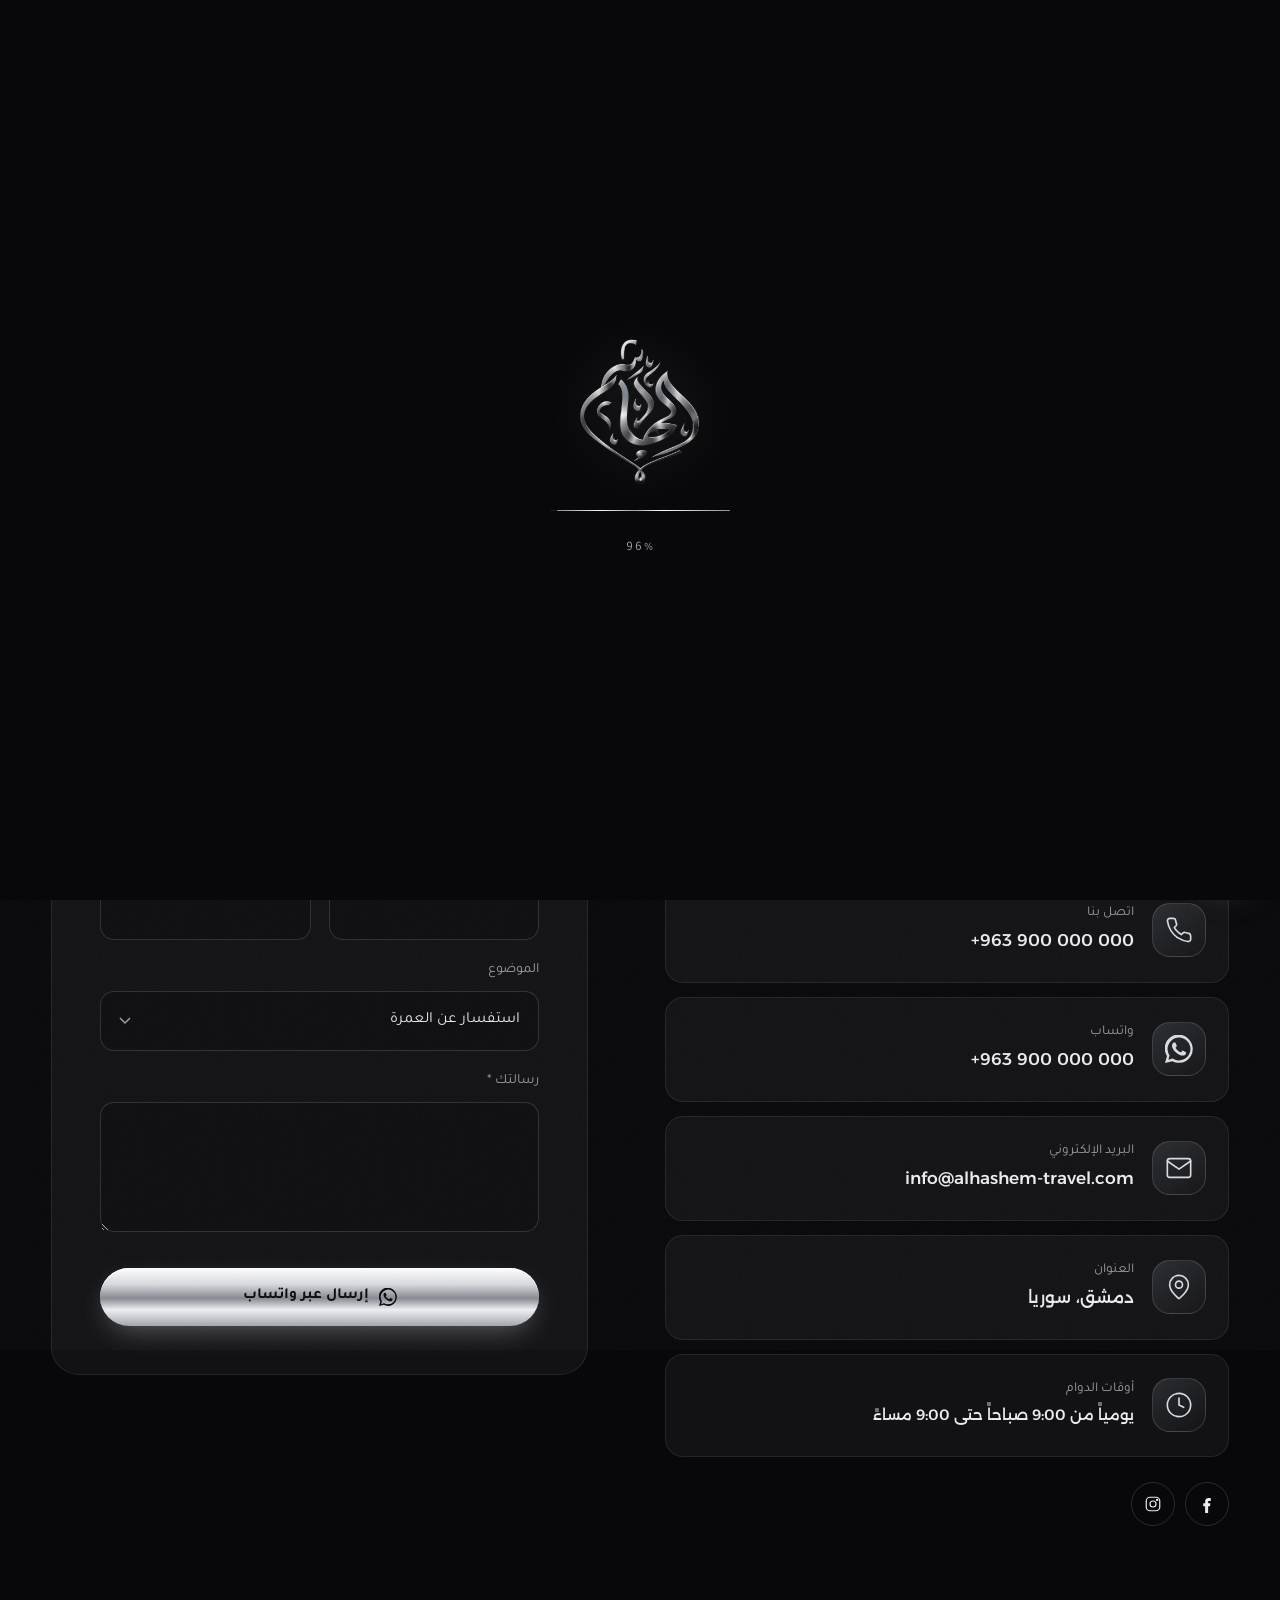
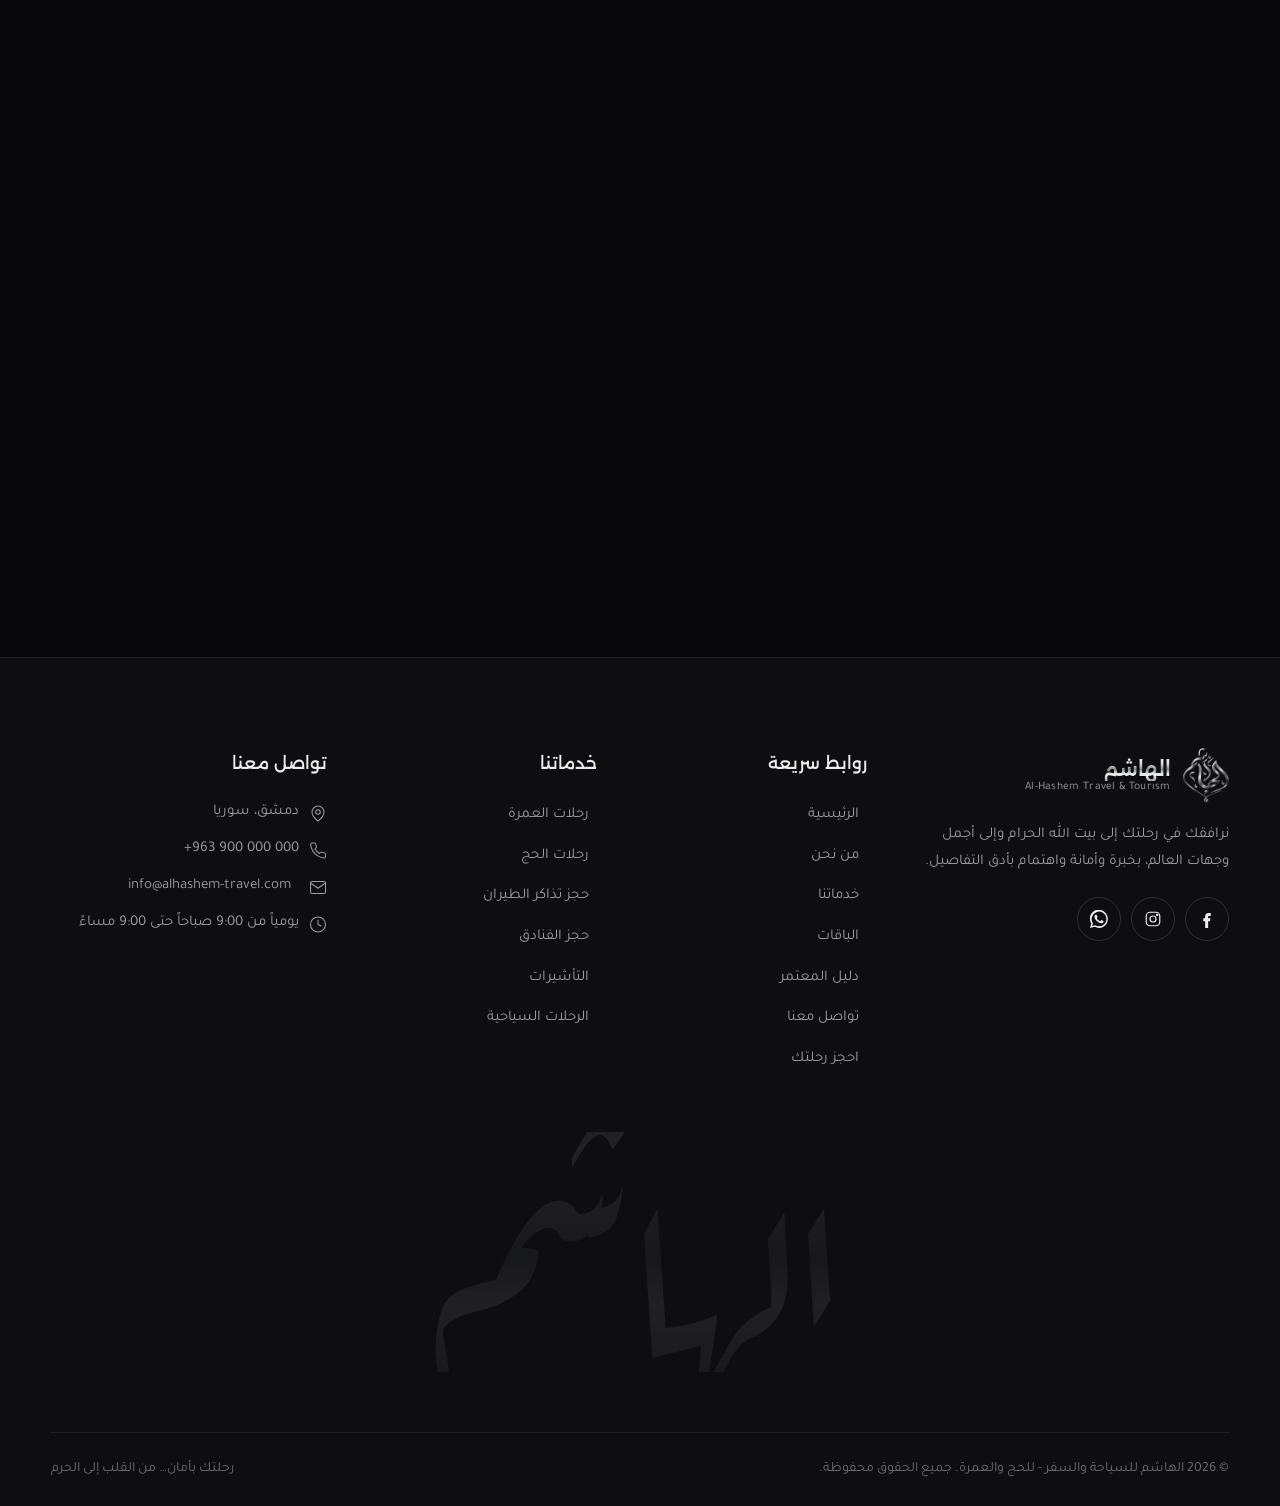
<file: contact.html>
<!DOCTYPE html>
<html lang="ar" dir="rtl">
<head>
  <meta charset="UTF-8">
  <meta name="viewport" content="width=device-width, initial-scale=1.0">
  <title>تواصل معنا | الهاشم للسياحة والسفر</title>
  <meta name="description" content="الهاشم للسياحة والسفر - رحلات عمرة وحج، حجز طيران وفنادق، تأشيرات، ورحلات سياحية بأفضل الأسعار وخدمة موثوقة.">
  <meta name="theme-color" content="#08080a">
  <link rel="icon" href="assets/logo-mark.png">
  <link rel="preconnect" href="https://fonts.googleapis.com"><link rel="preconnect" href="https://fonts.gstatic.com" crossorigin>
  <link href="https://fonts.googleapis.com/css2?family=Alexandria:wght@300;400;500;600;700&family=Aref+Ruqaa:wght@400;700&family=Tajawal:wght@300;400;500;700&display=swap" rel="stylesheet">
  <link rel="stylesheet" href="css/style.css">
</head>
<body class="is-loading" data-page="contact">

  <div class="preloader">
    <div class="preloader__inner">
      <div class="preloader__logo"><img src="assets/logo-mark.png" alt=""></div>
      <div class="preloader__bar"><i></i></div>
      <div class="preloader__txt">0%</div>
    </div>
  </div>

    <main>
    <section class="page-hero">
      <div class="page-hero__bg" data-art="pattern"></div>
      <div class="container">
        <span class="eyebrow both" data-reveal="up">نحن هنا لخدمتك</span>
        <h1 class="page-hero__title"><span class="word-reveal metal-shine">تواصل معنا</span></h1>
        <p class="lead" style="margin-inline:auto" data-reveal="up">زورونا في المكتب أو راسلونا — يسعدنا الإجابة عن جميع استفساراتكم.</p>
        <div class="crumbs" data-reveal="up"><a href="index.html">الرئيسية</a><span>/</span>تواصل معنا</div>
      </div>
    </section>

    <section class="section">
      <div class="container split" style="align-items:start">
        <div>
          <span class="eyebrow" data-reveal="up">معلومات التواصل</span>
          <h2 class="h-1 split-words" style="margin:14px 0 30px">نسعد <span class="metal">بتواصلكم</span></h2>
          <div class="contact-cards">
            <a class="c-card" data-tel data-reveal="up"><div class="card__icon" data-icon="phone"></div><div><small>اتصل بنا</small><b data-site="phone"></b></div></a>
            <a class="c-card" data-wa="السلام عليكم" data-reveal="up" style="--rd:.06s"><div class="card__icon" data-icon="whatsapp"></div><div><small>واتساب</small><b data-site="phone"></b></div></a>
            <a class="c-card mailto" data-reveal="up" style="--rd:.12s"><div class="card__icon" data-icon="mail"></div><div><small>البريد الإلكتروني</small><b data-site="email"></b></div></a>
            <div class="c-card" data-reveal="up" style="--rd:.18s"><div class="card__icon" data-icon="pin"></div><div><small>العنوان</small><b data-site="address"></b></div></div>
            <div class="c-card" data-reveal="up" style="--rd:.24s"><div class="card__icon" data-icon="clock"></div><div><small>أوقات الدوام</small><b data-site="hours" style="font-size:15px"></b></div></div>
          </div>
          <div class="socials" style="margin-top:26px" data-reveal="up">
            <a class="fb" target="_blank" rel="noopener" aria-label="فيسبوك" data-icon="facebook"></a>
            <a class="ig" target="_blank" rel="noopener" aria-label="انستغرام" data-icon="instagram"></a>
          </div>
        </div>

        <form class="form-card" id="contact-form" novalidate data-reveal="up" style="--rd:.15s">
          <h2 class="h-2" style="margin-bottom:24px">أرسل لنا رسالة</h2>
          <div class="form-grid">
            <div class="field"><label>الاسم *</label><input name="name" required><div class="msg">مطلوب</div></div>
            <div class="field"><label>رقم الهاتف *</label><input name="phone" type="tel" required dir="ltr" style="text-align:right"><div class="msg">مطلوب</div></div>
            <div class="field full"><label>الموضوع</label>
              <select name="subject"><option>استفسار عن العمرة</option><option>استفسار عن الحج</option><option>رحلة سياحية</option><option>تذاكر طيران</option><option>حجز فندق</option><option>تأشيرة</option><option>أخرى</option></select></div>
            <div class="field full"><label>رسالتك *</label><textarea name="message" required></textarea><div class="msg">مطلوب</div></div>
          </div>
          <button type="submit" class="btn btn--primary btn--block" style="margin-top:22px" data-magnetic><span data-icon="whatsapp" style="display:contents"></span> إرسال عبر واتساب</button>
        </form>
      </div>
    </section>

    <section class="section" style="padding-top:0">
      <div class="container">
        <div class="map" data-reveal="clip" id="map"></div>
      </div>
    </section>
  </main>
  <script>
    document.addEventListener("DOMContentLoaded", () => {
      document.querySelector(".mailto").href = "mailto:" + SITE.email;
      document.querySelector(".socials .fb").href = SITE.facebook;
      document.querySelector(".socials .ig").href = SITE.instagram;
      document.getElementById("map").innerHTML = '<iframe loading="lazy" title="الموقع على الخريطة" src="https://maps.google.com/maps?q=' + encodeURIComponent(SITE.mapQuery) + '&z=14&output=embed"></iframe>';
    });
  </script>

  <script src="js/data.js"></script>
  <script src="js/main.js"></script>
</body>
</html>
</file>
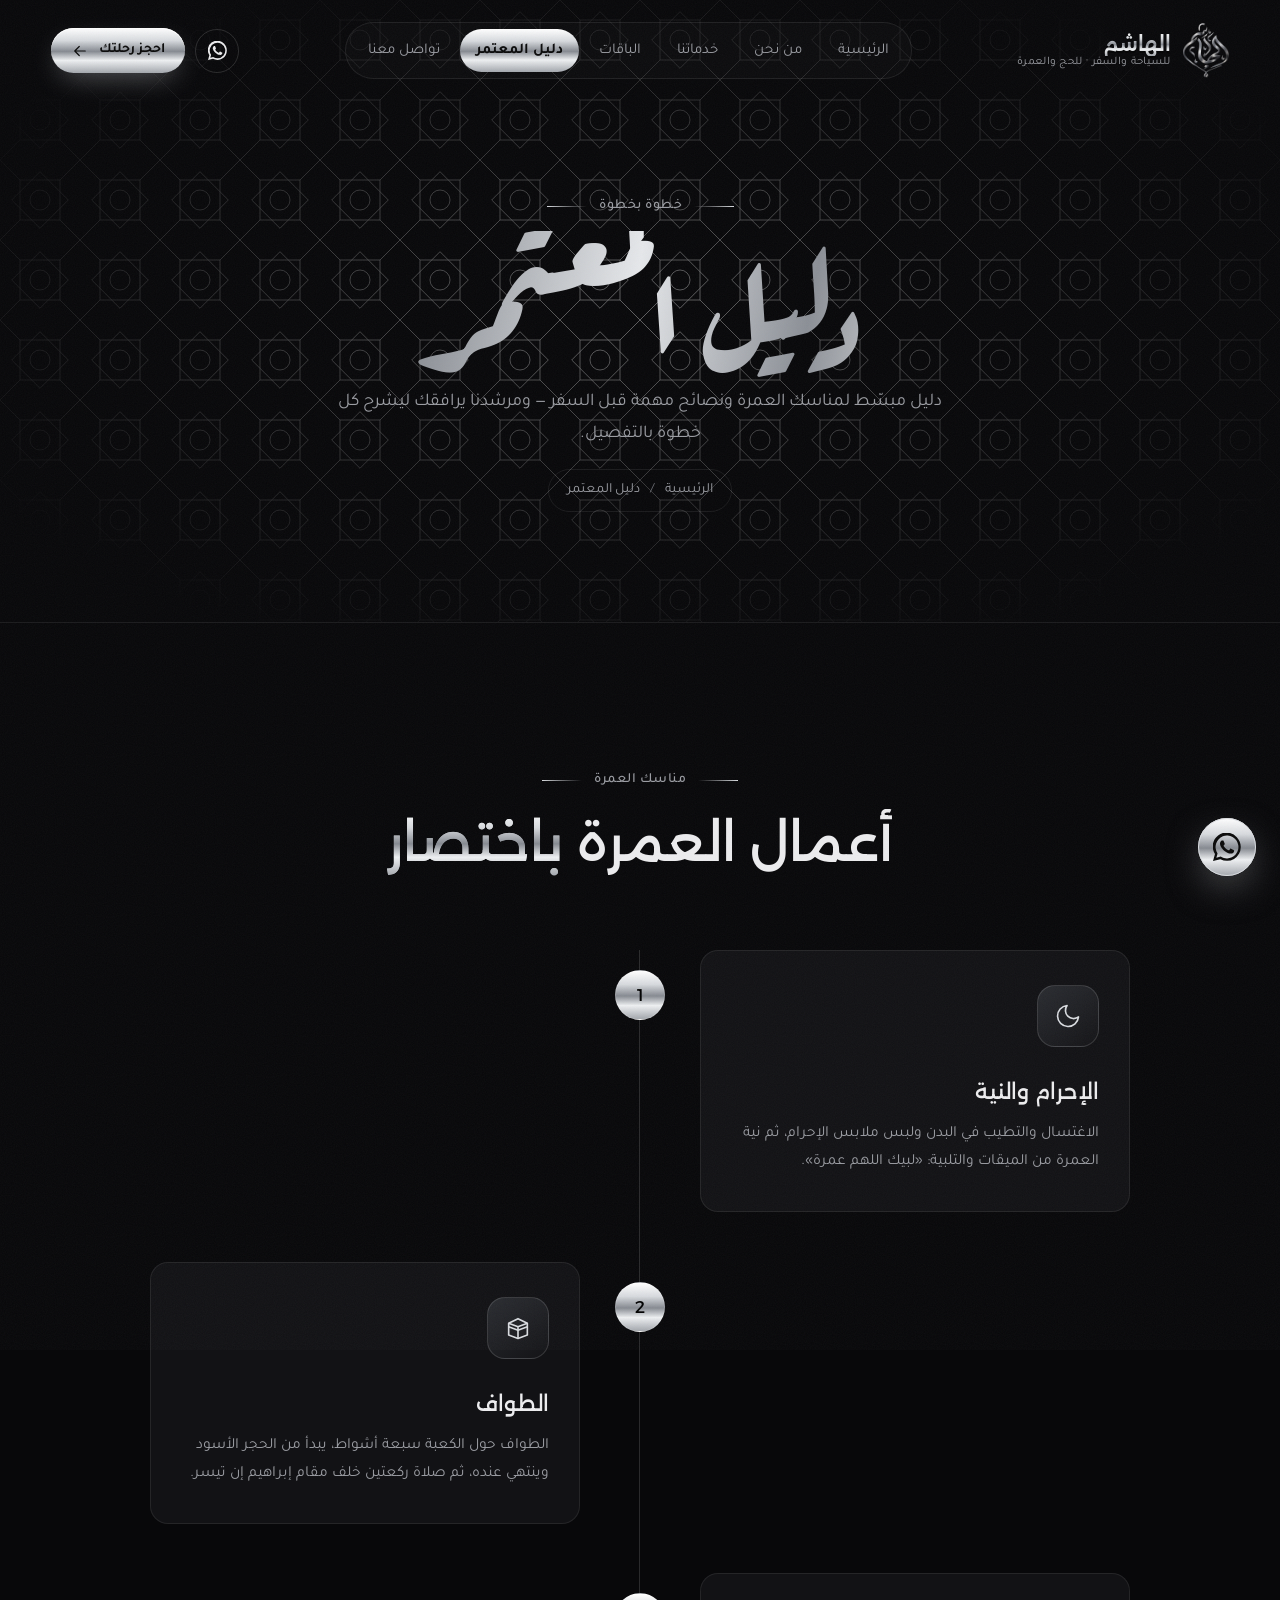
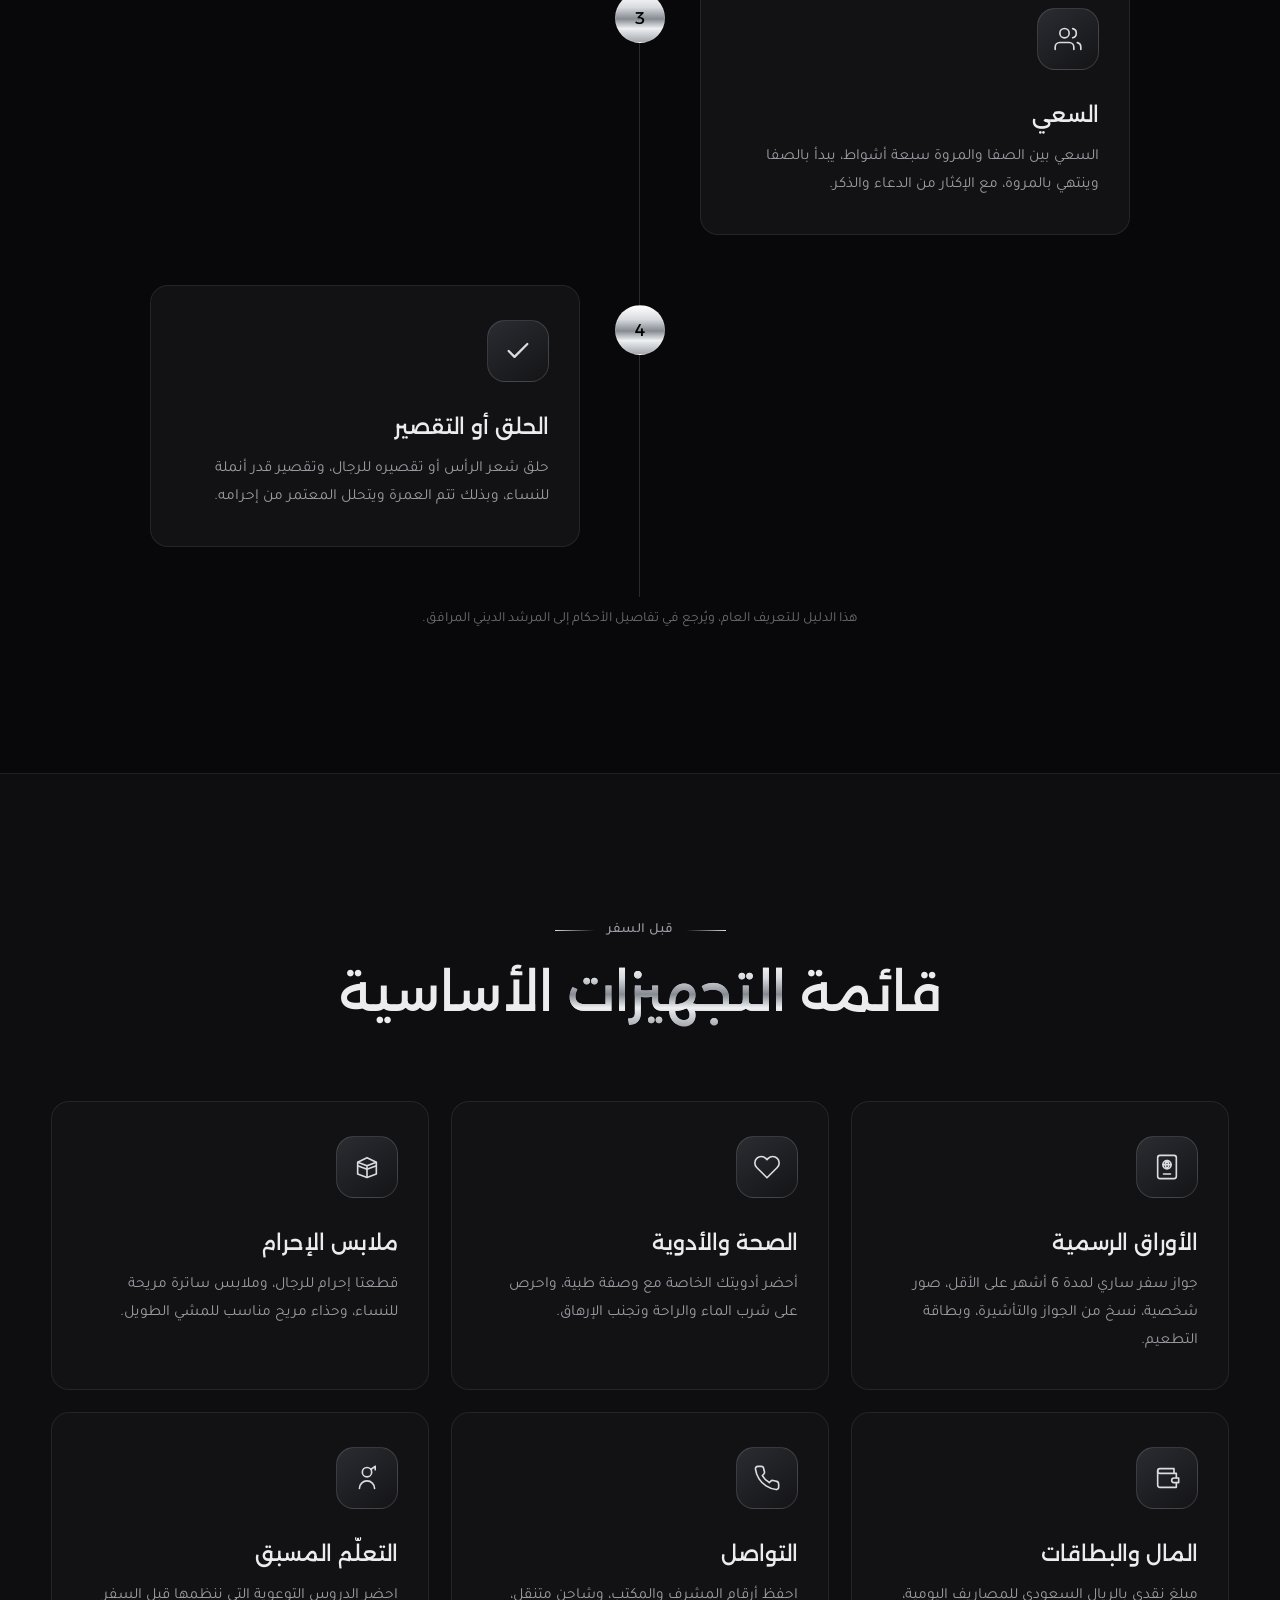
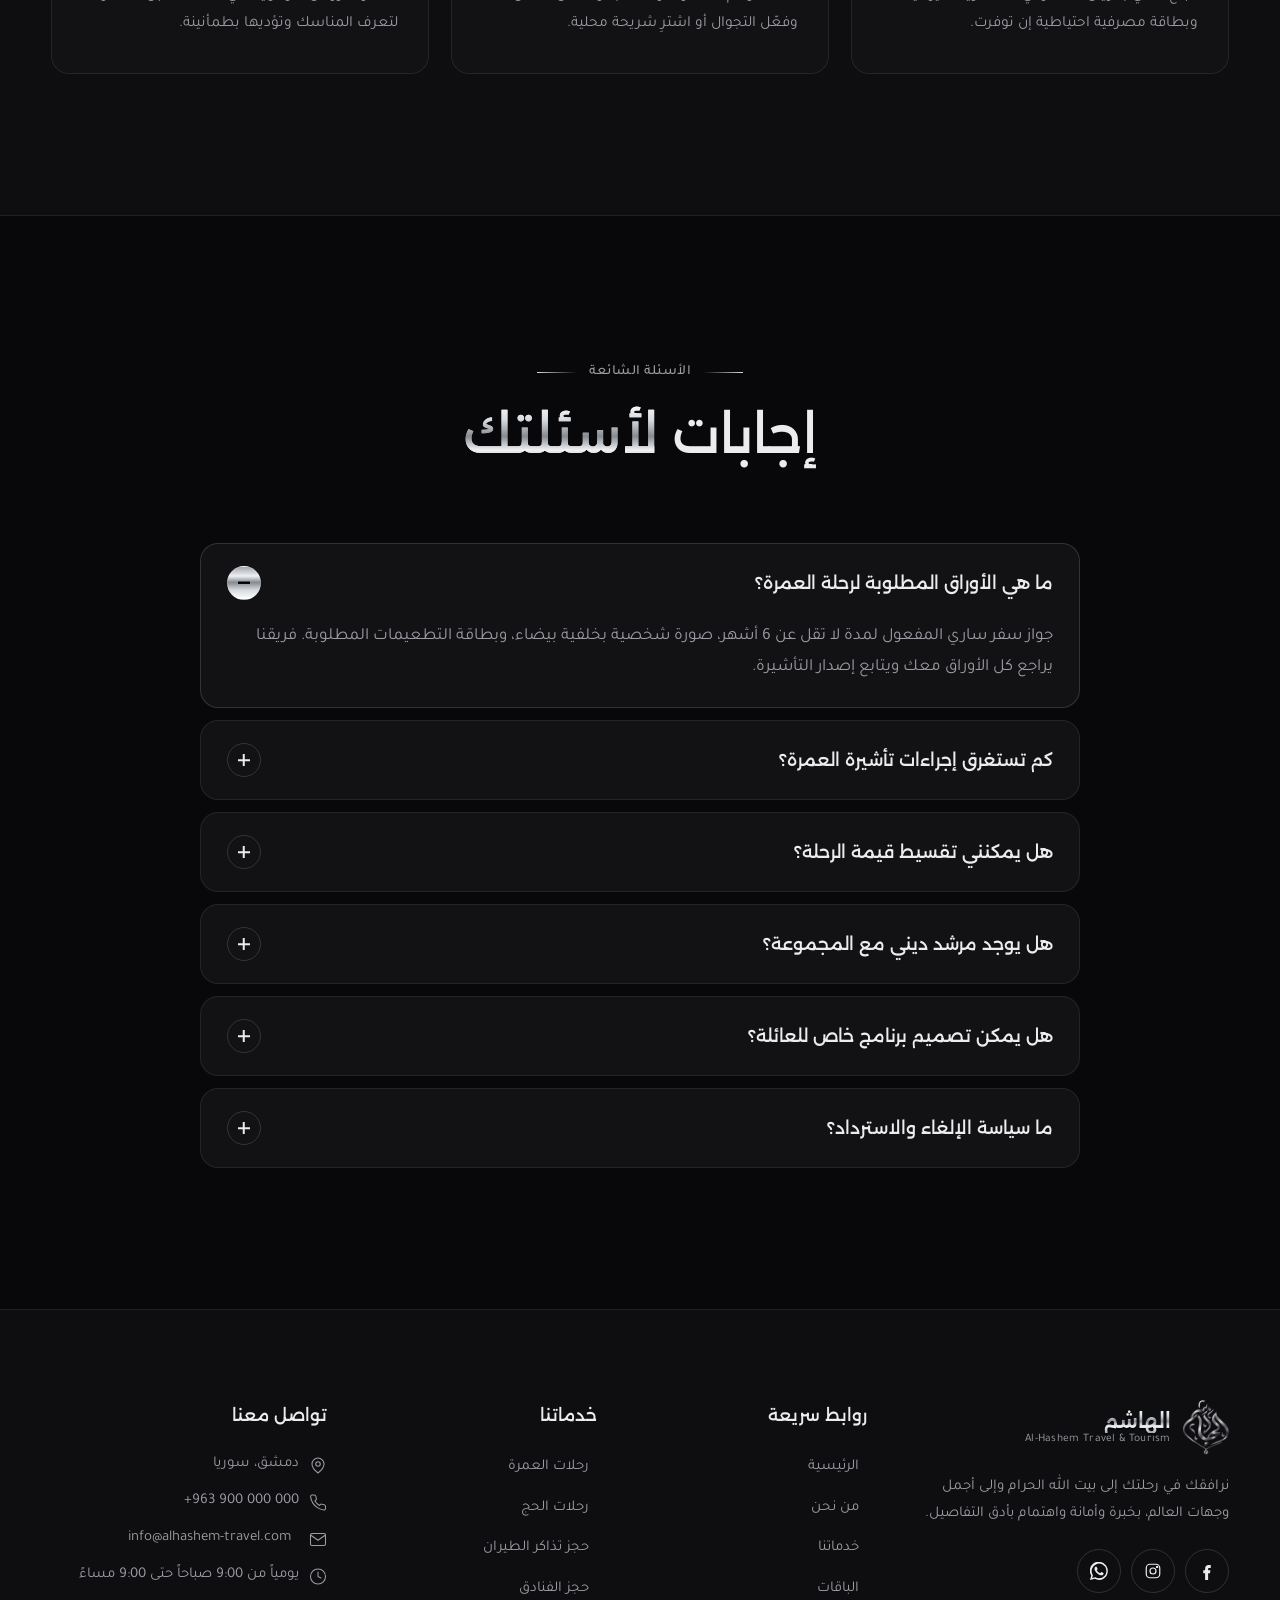
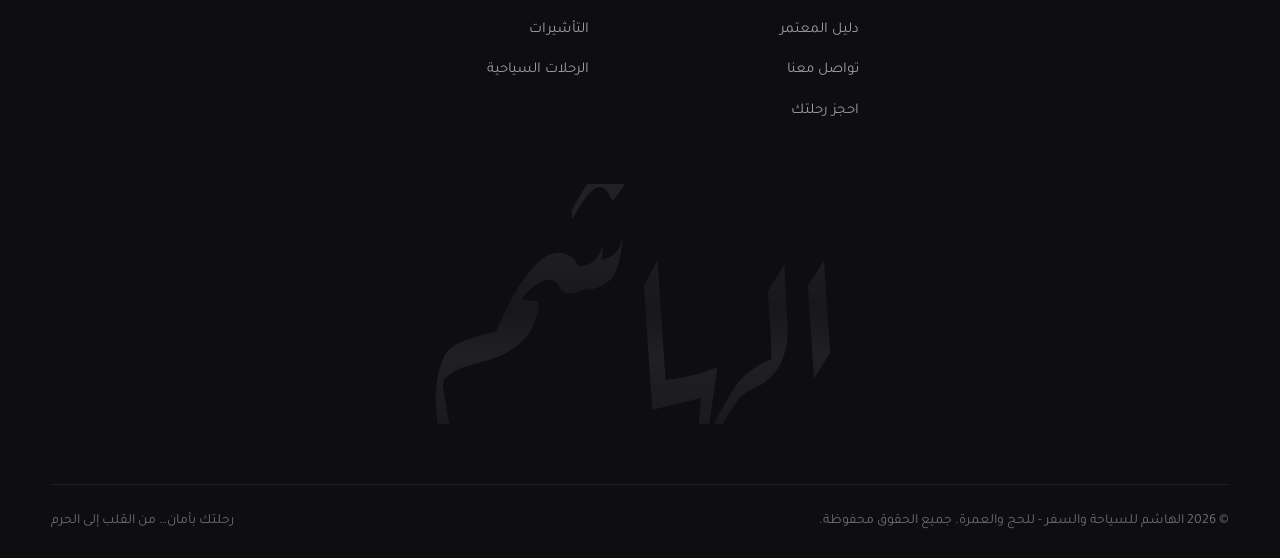
<file: guide.html>
<!DOCTYPE html>
<html lang="ar" dir="rtl">
<head>
  <meta charset="UTF-8">
  <meta name="viewport" content="width=device-width, initial-scale=1.0">
  <title>دليل المعتمر | الهاشم للسياحة والسفر</title>
  <meta name="description" content="الهاشم للسياحة والسفر - رحلات عمرة وحج، حجز طيران وفنادق، تأشيرات، ورحلات سياحية بأفضل الأسعار وخدمة موثوقة.">
  <meta name="theme-color" content="#08080a">
  <link rel="icon" href="assets/logo-mark.png">
  <link rel="preconnect" href="https://fonts.googleapis.com"><link rel="preconnect" href="https://fonts.gstatic.com" crossorigin>
  <link href="https://fonts.googleapis.com/css2?family=Alexandria:wght@300;400;500;600;700&family=Aref+Ruqaa:wght@400;700&family=Tajawal:wght@300;400;500;700&display=swap" rel="stylesheet">
  <link rel="stylesheet" href="css/style.css">
</head>
<body class="is-loading" data-page="guide">

  <div class="preloader">
    <div class="preloader__inner">
      <div class="preloader__logo"><img src="assets/logo-mark.png" alt=""></div>
      <div class="preloader__bar"><i></i></div>
      <div class="preloader__txt">0%</div>
    </div>
  </div>

    <main>
    <section class="page-hero">
      <div class="page-hero__bg" data-art="pattern"></div>
      <div class="container">
        <span class="eyebrow both" data-reveal="up">خطوة بخطوة</span>
        <h1 class="page-hero__title"><span class="word-reveal metal-shine">دليل المعتمر</span></h1>
        <p class="lead" style="margin-inline:auto" data-reveal="up">دليل مبسّط لمناسك العمرة ونصائح مهمة قبل السفر — ومرشدنا يرافقك ليشرح كل خطوة بالتفصيل.</p>
        <div class="crumbs" data-reveal="up"><a href="index.html">الرئيسية</a><span>/</span>دليل المعتمر</div>
      </div>
    </section>

    <section class="section">
      <div class="container">
        <div class="sec-head center">
          <span class="eyebrow both" data-reveal="up">مناسك العمرة</span>
          <h2 class="h-1 split-words">أعمال العمرة <span class="metal">باختصار</span></h2>
        </div>
        <div class="guide-steps">
          <i class="g-fill"></i>
          <div class="g-step" data-n="1"><div class="card" data-reveal="up"><div class="card__icon" data-icon="moon"></div><h3>الإحرام والنية</h3><p>الاغتسال والتطيب في البدن ولبس ملابس الإحرام، ثم نية العمرة من الميقات والتلبية: «لبيك اللهم عمرة».</p></div></div>
          <div class="g-step" data-n="2"><div class="card" data-reveal="up"><div class="card__icon" data-icon="kaaba"></div><h3>الطواف</h3><p>الطواف حول الكعبة سبعة أشواط، يبدأ من الحجر الأسود وينتهي عنده، ثم صلاة ركعتين خلف مقام إبراهيم إن تيسر.</p></div></div>
          <div class="g-step" data-n="3"><div class="card" data-reveal="up"><div class="card__icon" data-icon="users"></div><h3>السعي</h3><p>السعي بين الصفا والمروة سبعة أشواط، يبدأ بالصفا وينتهي بالمروة، مع الإكثار من الدعاء والذكر.</p></div></div>
          <div class="g-step" data-n="4"><div class="card" data-reveal="up"><div class="card__icon" data-icon="check"></div><h3>الحلق أو التقصير</h3><p>حلق شعر الرأس أو تقصيره للرجال، وتقصير قدر أنملة للنساء، وبذلك تتم العمرة ويتحلل المعتمر من إحرامه.</p></div></div>
        </div>
        <p class="center" style="color:var(--dim);font-size:14px;margin-top:10px">هذا الدليل للتعريف العام، ويُرجع في تفاصيل الأحكام إلى المرشد الديني المرافق.</p>
      </div>
    </section>

    <section class="section" style="background:var(--bg-2);border-block:1px solid var(--line)">
      <div class="container">
        <div class="sec-head center">
          <span class="eyebrow both" data-reveal="up">قبل السفر</span>
          <h2 class="h-1 split-words">قائمة <span class="metal">التجهيزات</span> الأساسية</h2>
        </div>
        <div class="grid grid-3">
          <div class="card" data-tilt data-reveal="up"><div class="card__icon" data-icon="passport"></div><h3>الأوراق الرسمية</h3><p>جواز سفر ساري لمدة 6 أشهر على الأقل، صور شخصية، نسخ من الجواز والتأشيرة، وبطاقة التطعيم.</p></div>
          <div class="card" data-tilt data-reveal="up" style="--rd:.08s"><div class="card__icon" data-icon="heart"></div><h3>الصحة والأدوية</h3><p>أحضر أدويتك الخاصة مع وصفة طبية، واحرص على شرب الماء والراحة وتجنب الإرهاق.</p></div>
          <div class="card" data-tilt data-reveal="up" style="--rd:.16s"><div class="card__icon" data-icon="kaaba"></div><h3>ملابس الإحرام</h3><p>قطعتا إحرام للرجال، وملابس ساترة مريحة للنساء، وحذاء مريح مناسب للمشي الطويل.</p></div>
          <div class="card" data-tilt data-reveal="up"><div class="card__icon" data-icon="wallet"></div><h3>المال والبطاقات</h3><p>مبلغ نقدي بالريال السعودي للمصاريف اليومية، وبطاقة مصرفية احتياطية إن توفرت.</p></div>
          <div class="card" data-tilt data-reveal="up" style="--rd:.08s"><div class="card__icon" data-icon="phone"></div><h3>التواصل</h3><p>احفظ أرقام المشرف والمكتب، وشاحن متنقل، وفعّل التجوال أو اشترِ شريحة محلية.</p></div>
          <div class="card" data-tilt data-reveal="up" style="--rd:.16s"><div class="card__icon" data-icon="guide"></div><h3>التعلّم المسبق</h3><p>احضر الدروس التوعوية التي ننظمها قبل السفر لتعرف المناسك وتؤديها بطمأنينة.</p></div>
        </div>
      </div>
    </section>

    <section class="section">
      <div class="container">
        <div class="sec-head center">
          <span class="eyebrow both" data-reveal="up">الأسئلة الشائعة</span>
          <h2 class="h-1 split-words">إجابات <span class="metal">لأسئلتك</span></h2>
        </div>
        <div class="faq" id="faq"></div>
      </div>
    </section>
  </main>

  <script src="js/data.js"></script>
  <script src="js/main.js"></script>
</body>
</html>
</file>
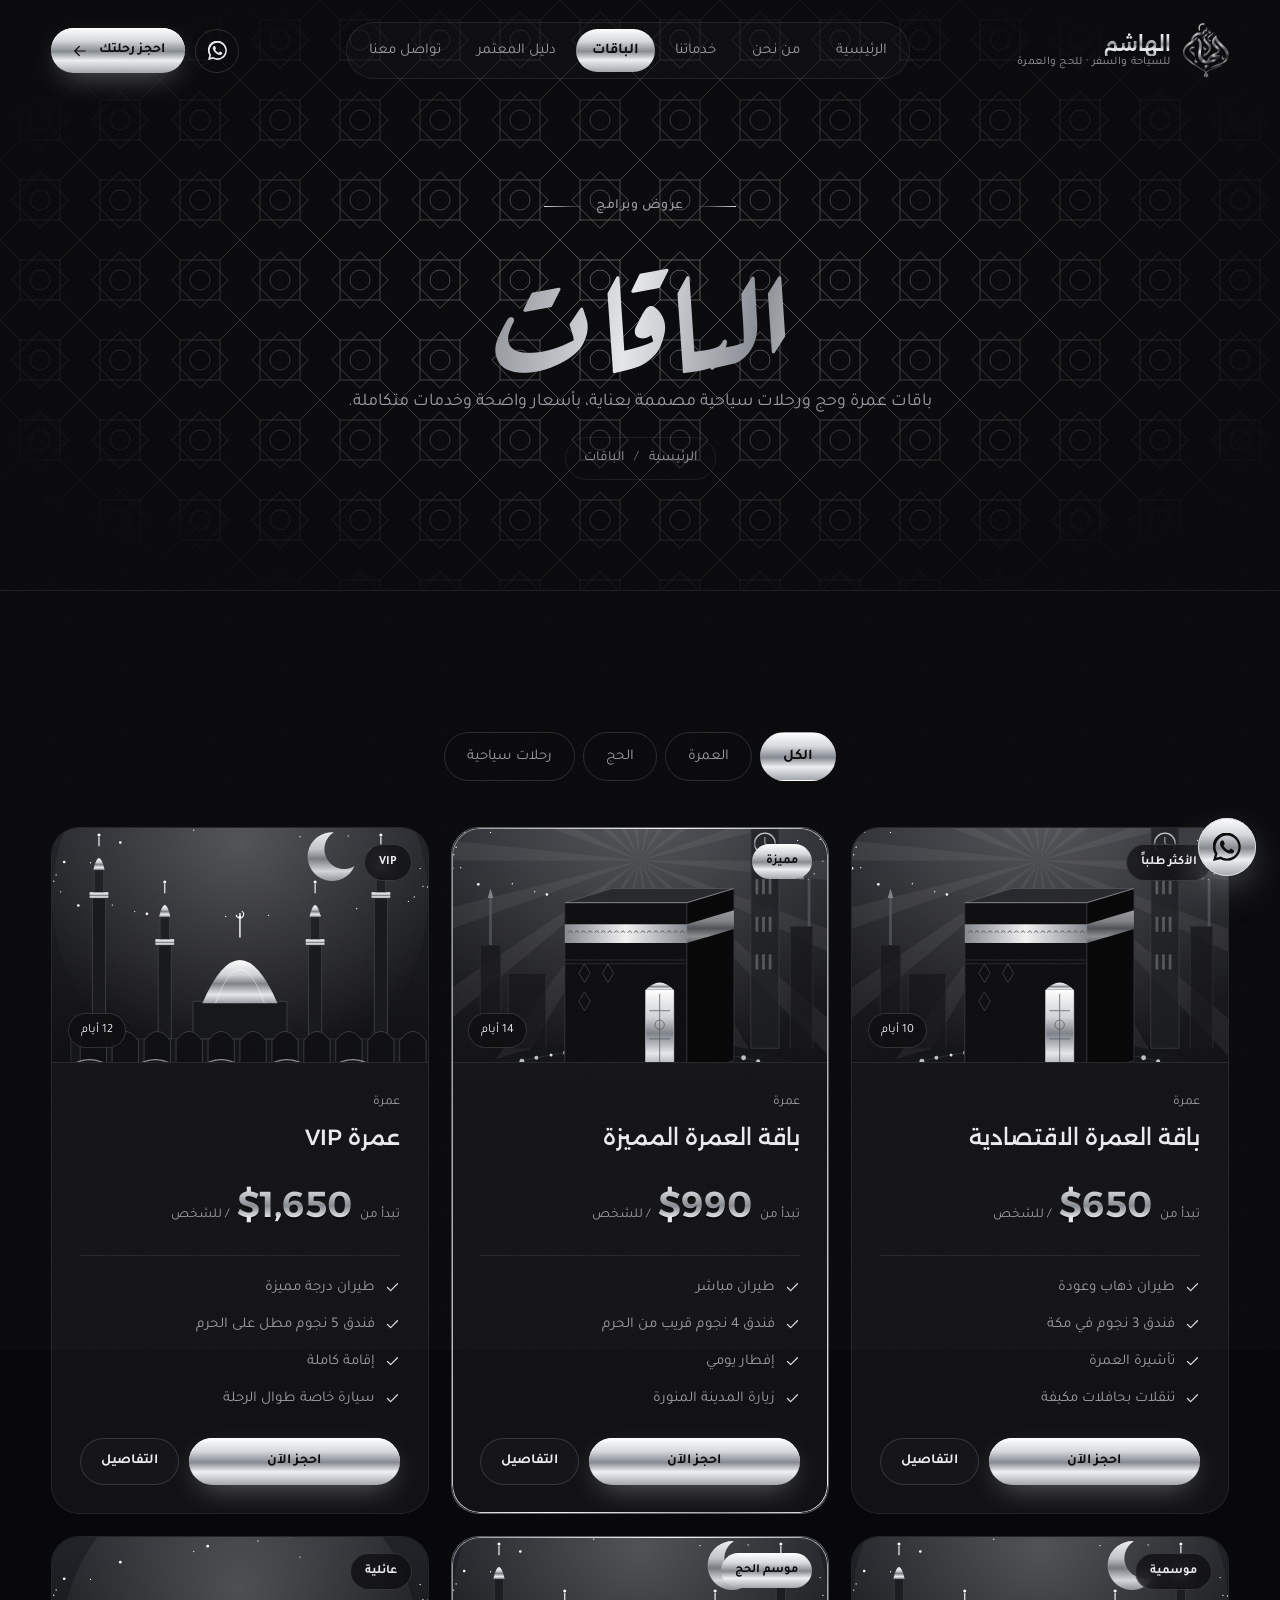
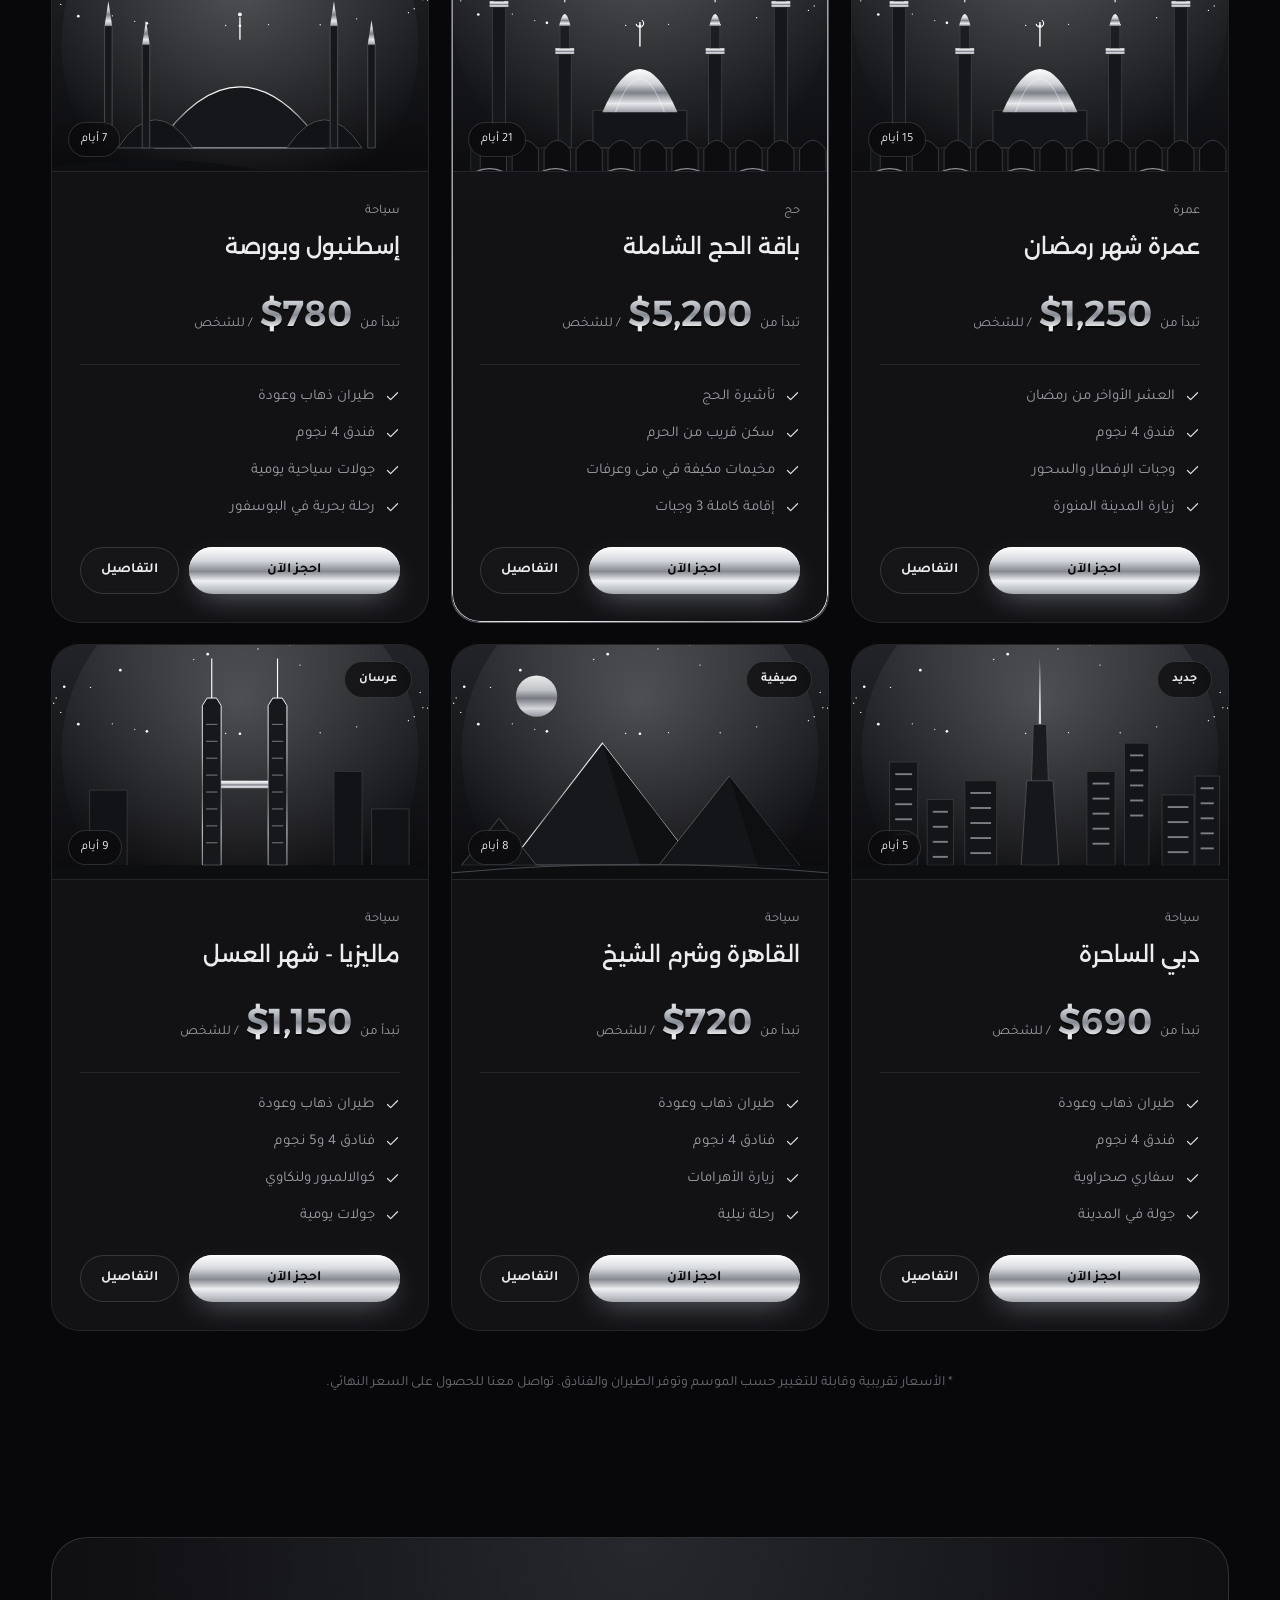
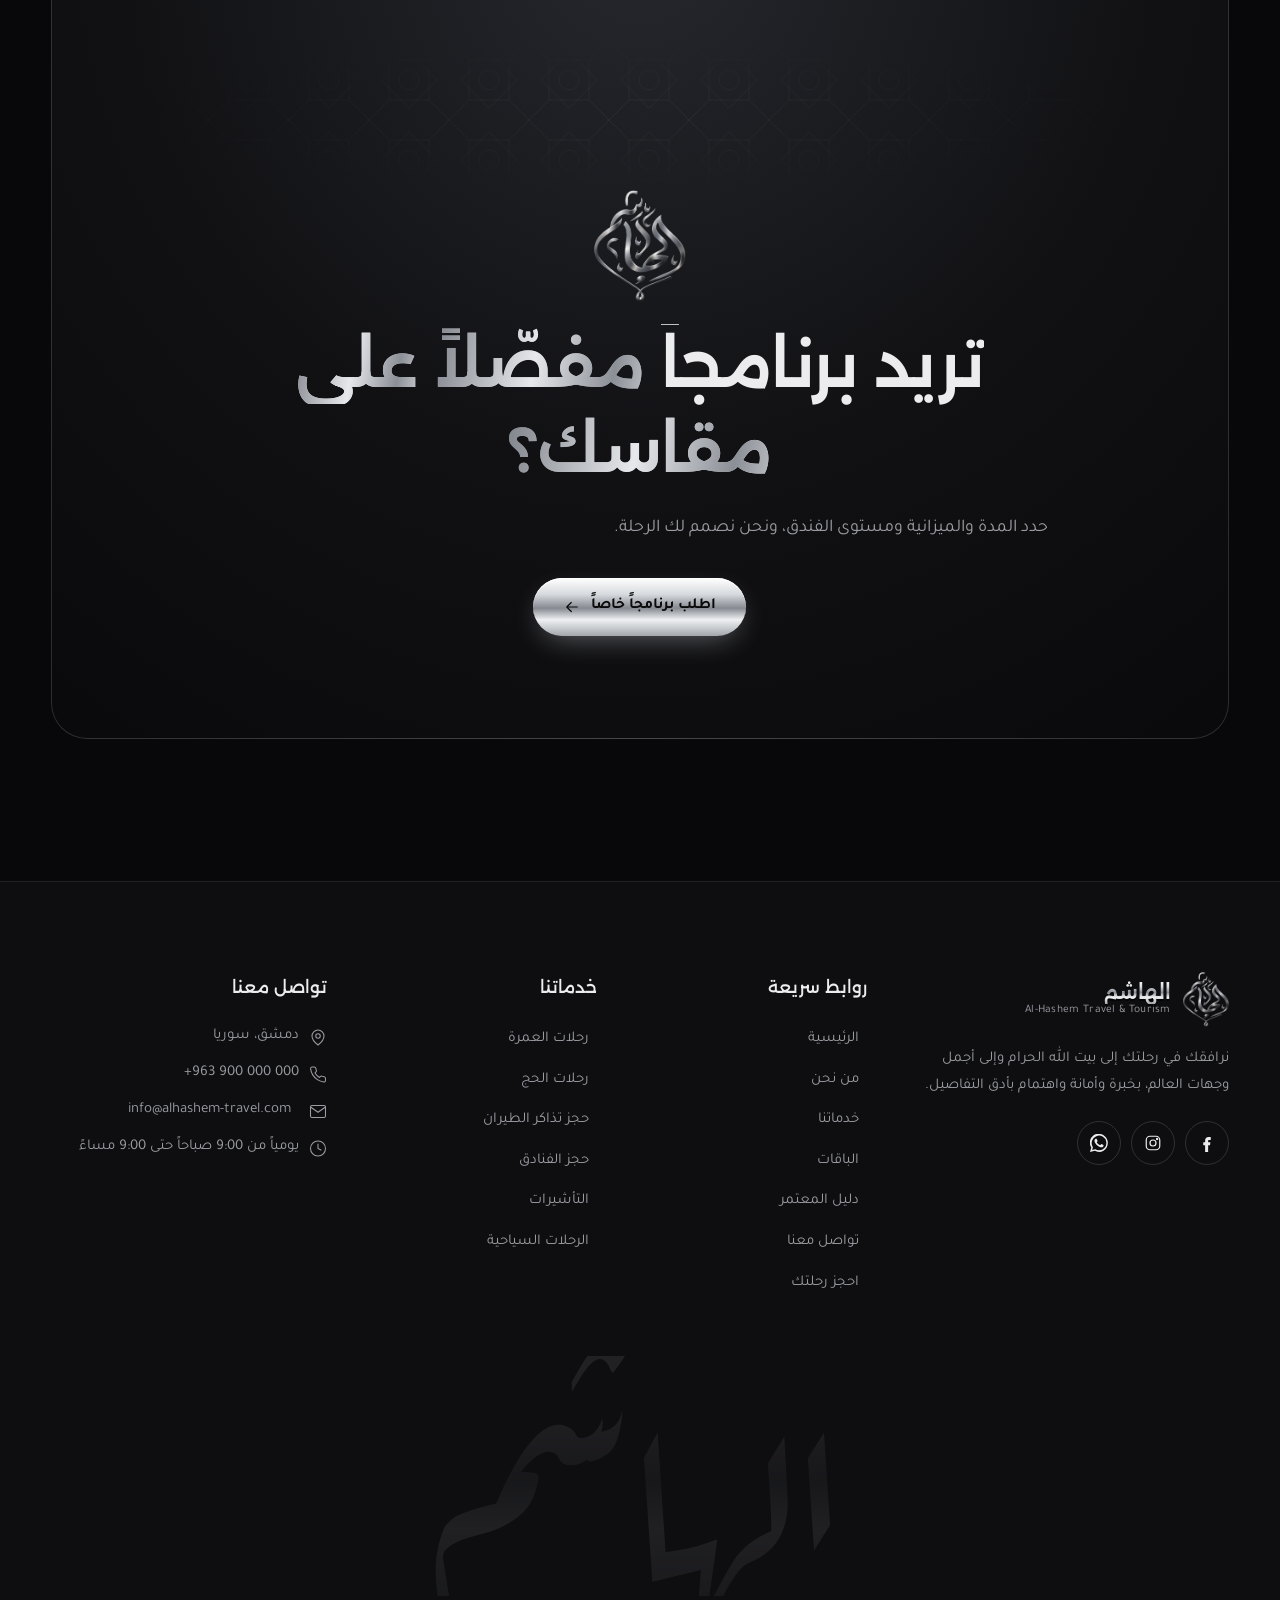
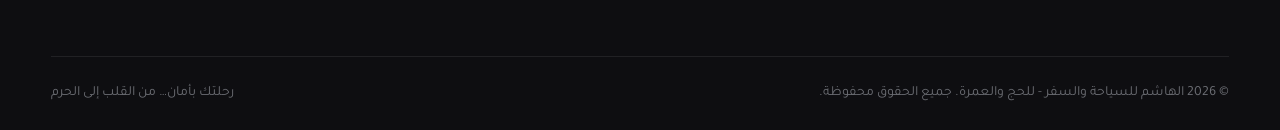
<file: packages.html>
<!DOCTYPE html>
<html lang="ar" dir="rtl">
<head>
  <meta charset="UTF-8">
  <meta name="viewport" content="width=device-width, initial-scale=1.0">
  <title>الباقات والعروض | الهاشم للسياحة والسفر</title>
  <meta name="description" content="الهاشم للسياحة والسفر - رحلات عمرة وحج، حجز طيران وفنادق، تأشيرات، ورحلات سياحية بأفضل الأسعار وخدمة موثوقة.">
  <meta name="theme-color" content="#08080a">
  <link rel="icon" href="assets/logo-mark.png">
  <link rel="preconnect" href="https://fonts.googleapis.com"><link rel="preconnect" href="https://fonts.gstatic.com" crossorigin>
  <link href="https://fonts.googleapis.com/css2?family=Alexandria:wght@300;400;500;600;700&family=Aref+Ruqaa:wght@400;700&family=Tajawal:wght@300;400;500;700&display=swap" rel="stylesheet">
  <link rel="stylesheet" href="css/style.css">
</head>
<body class="is-loading" data-page="packages">

  <div class="preloader">
    <div class="preloader__inner">
      <div class="preloader__logo"><img src="assets/logo-mark.png" alt=""></div>
      <div class="preloader__bar"><i></i></div>
      <div class="preloader__txt">0%</div>
    </div>
  </div>

    <main>
    <section class="page-hero">
      <div class="page-hero__bg" data-art="pattern"></div>
      <div class="container">
        <span class="eyebrow both" data-reveal="up">عروض وبرامج</span>
        <h1 class="page-hero__title"><span class="word-reveal metal-shine">الباقات</span></h1>
        <p class="lead" style="margin-inline:auto" data-reveal="up">باقات عمرة وحج ورحلات سياحية مصممة بعناية، بأسعار واضحة وخدمات متكاملة.</p>
        <div class="crumbs" data-reveal="up"><a href="index.html">الرئيسية</a><span>/</span>الباقات</div>
      </div>
    </section>

    <section class="section">
      <div class="container">
        <div class="filters" data-reveal="up">
          <button class="filter-btn active" data-filter="all">الكل</button>
          <button class="filter-btn" data-filter="umrah">العمرة</button>
          <button class="filter-btn" data-filter="hajj">الحج</button>
          <button class="filter-btn" data-filter="tour">رحلات سياحية</button>
        </div>
        <div class="grid grid-3" id="packages-grid"></div>
        <p class="center" style="color:var(--dim);font-size:14px;margin-top:40px" data-reveal="up">* الأسعار تقريبية وقابلة للتغيير حسب الموسم وتوفر الطيران والفنادق. تواصل معنا للحصول على السعر النهائي.</p>
      </div>
    </section>

    <section class="section" style="padding-top:0">
      <div class="container">
        <div class="cta" data-reveal="scale">
          <div class="cta__pattern" data-art="pattern"></div>
          <img class="cta__logo" src="assets/logo-mark.png" alt="">
          <h2 class="h-display split-words">تريد برنامجاً <span class="metal-shine">مفصّلاً على مقاسك؟</span></h2>
          <p class="lead">حدد المدة والميزانية ومستوى الفندق، ونحن نصمم لك الرحلة.</p>
          <div class="hero__actions">
            <a href="booking.html" class="btn btn--primary" data-magnetic>اطلب برنامجاً خاصاً <span data-icon="arrow" style="display:contents"></span></a>
          </div>
        </div>
      </div>
    </section>

    <div class="modal" id="pkg-modal" role="dialog" aria-modal="true">
      <div class="modal__bg" data-close></div>
      <div class="modal__box">
        <button class="icon-btn modal__close" data-close aria-label="إغلاق" data-icon="close"></button>
        <div class="modal__media"></div>
        <div class="modal__body modal__content"></div>
      </div>
    </div>
  </main>

  <script src="js/data.js"></script>
  <script src="js/main.js"></script>
</body>
</html>
</file>
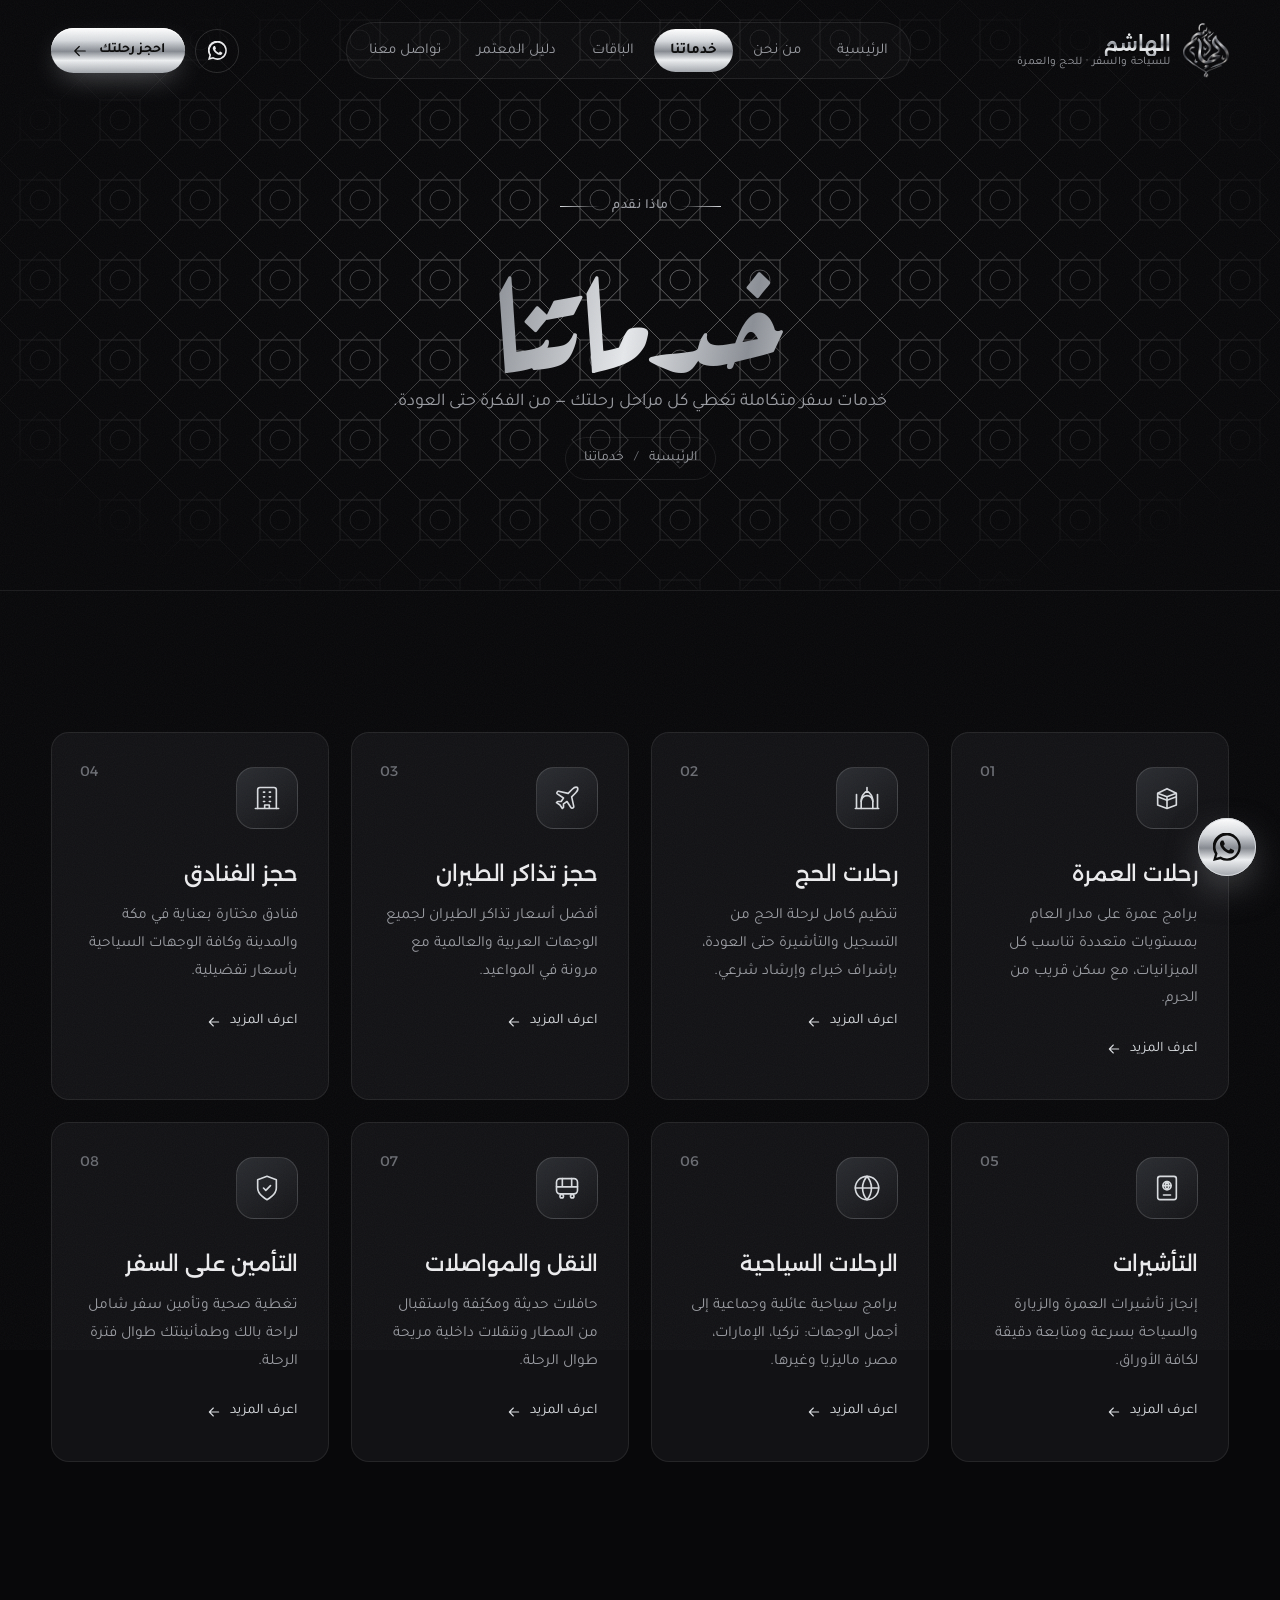
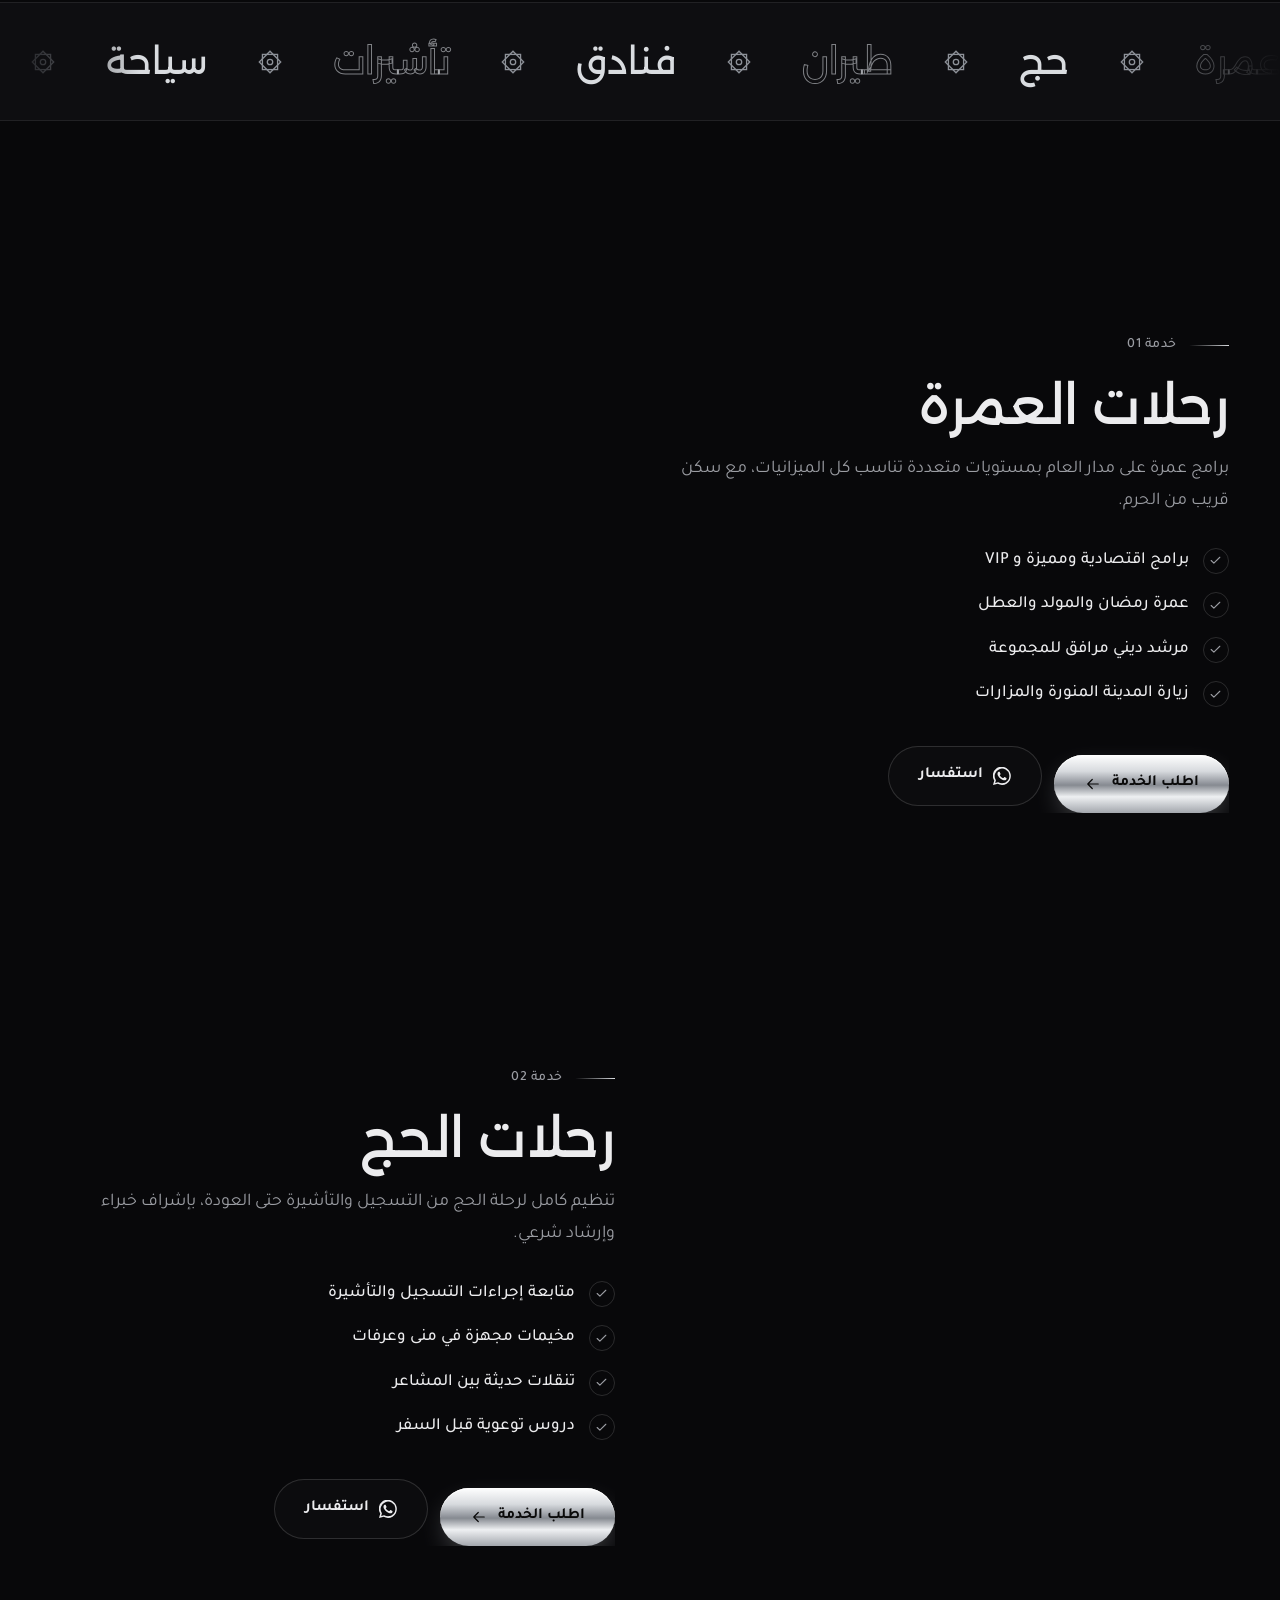
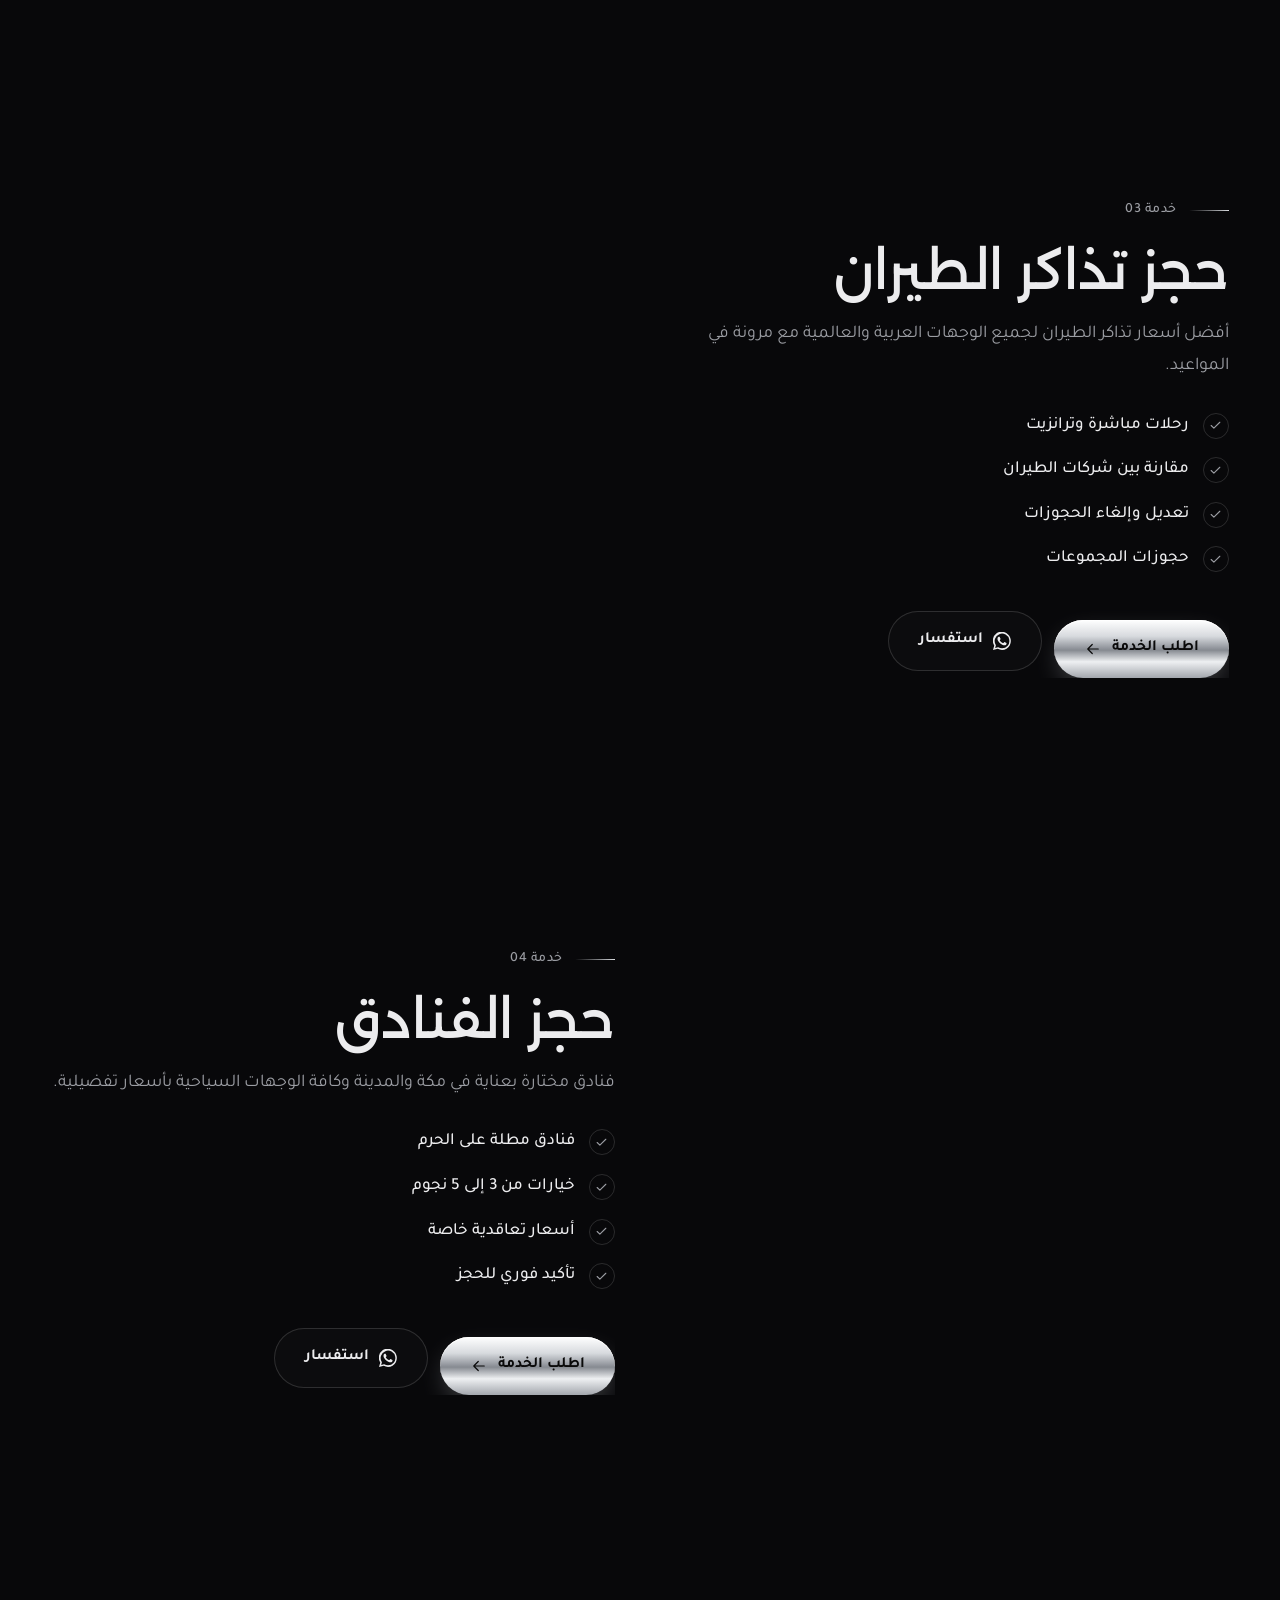
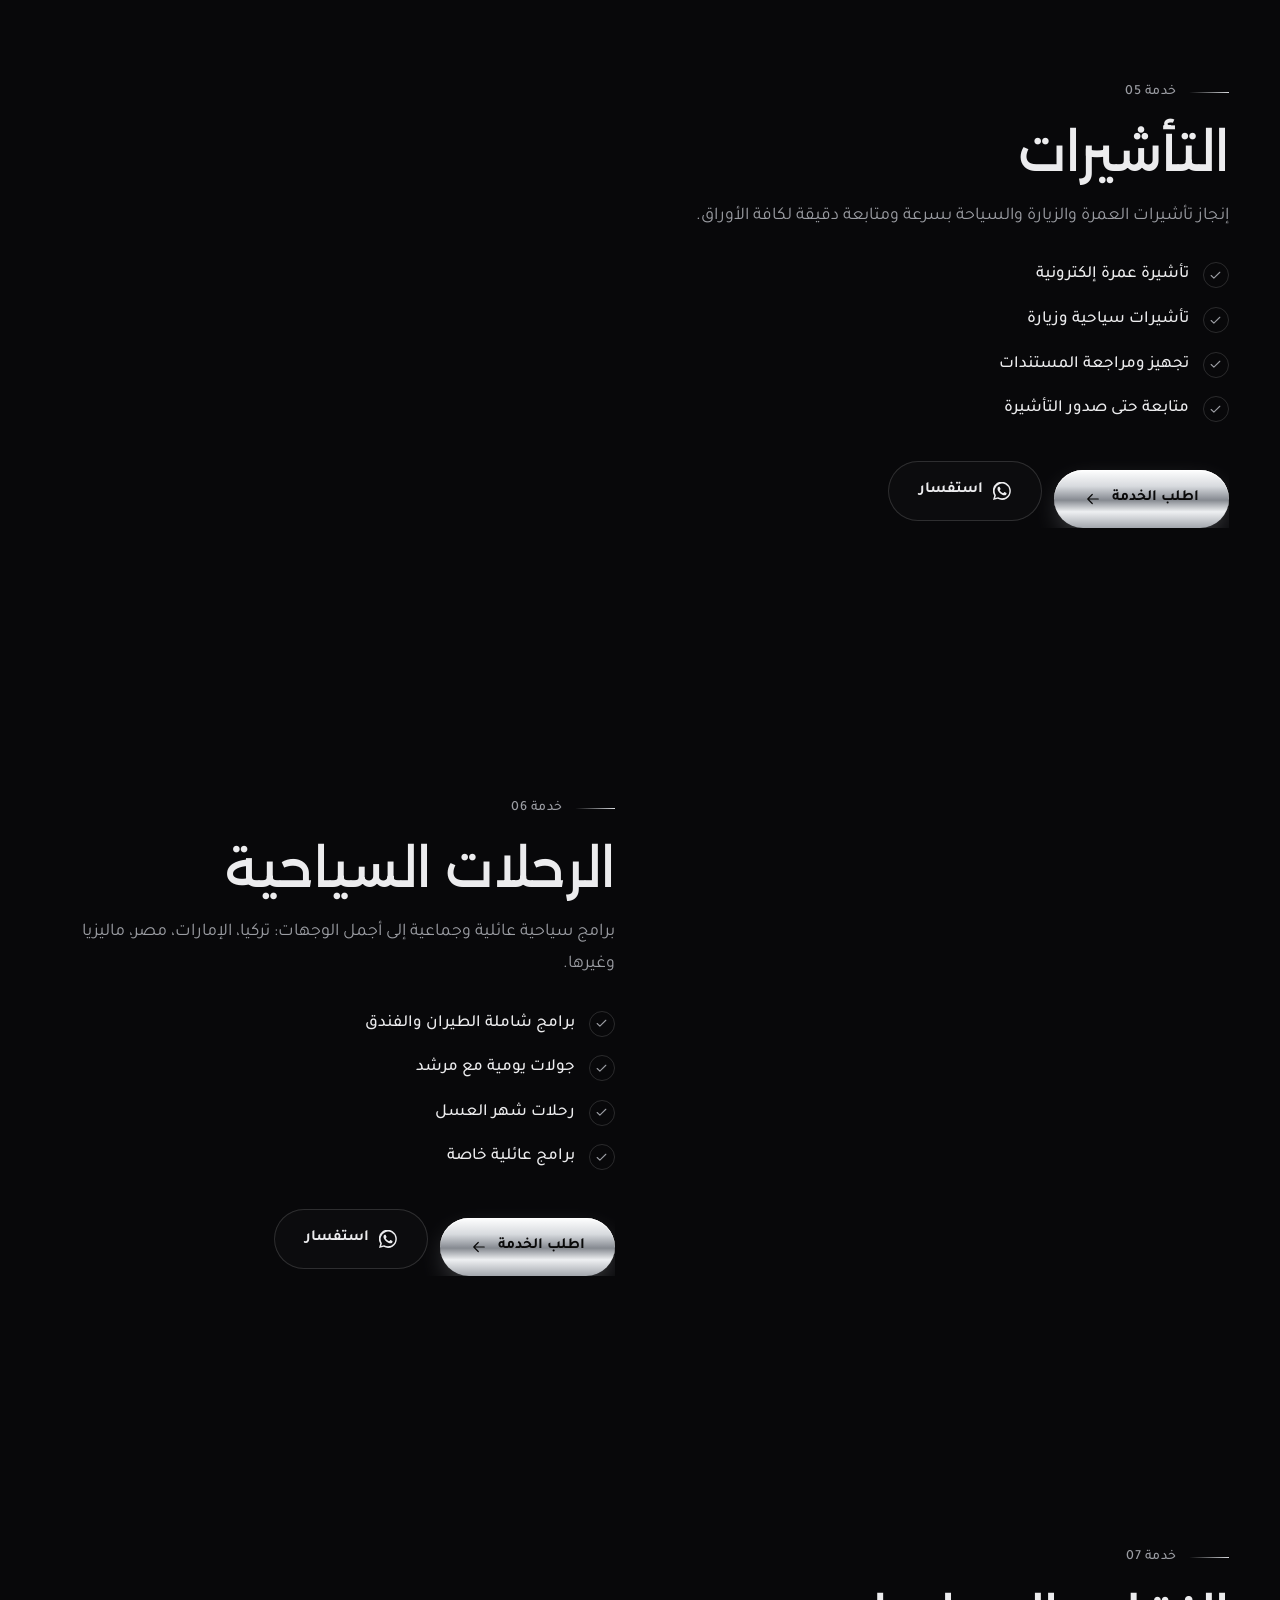
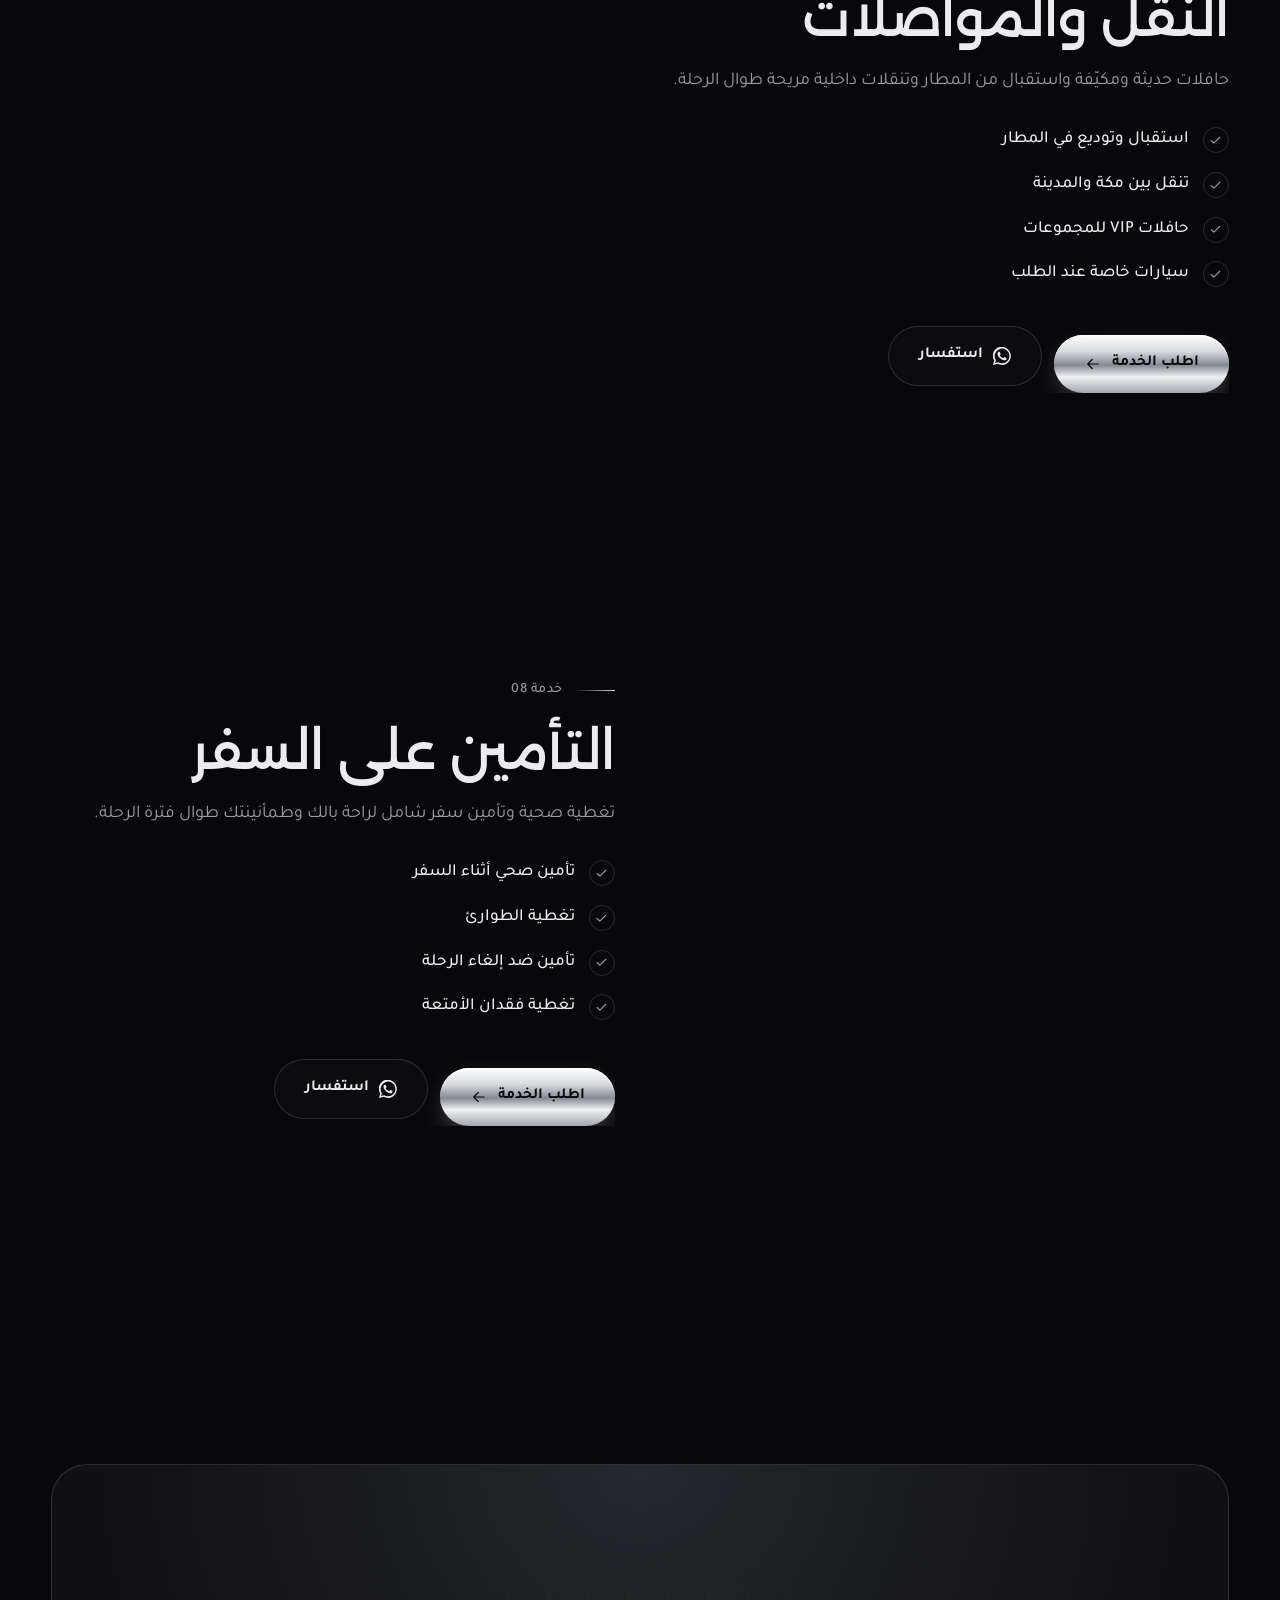
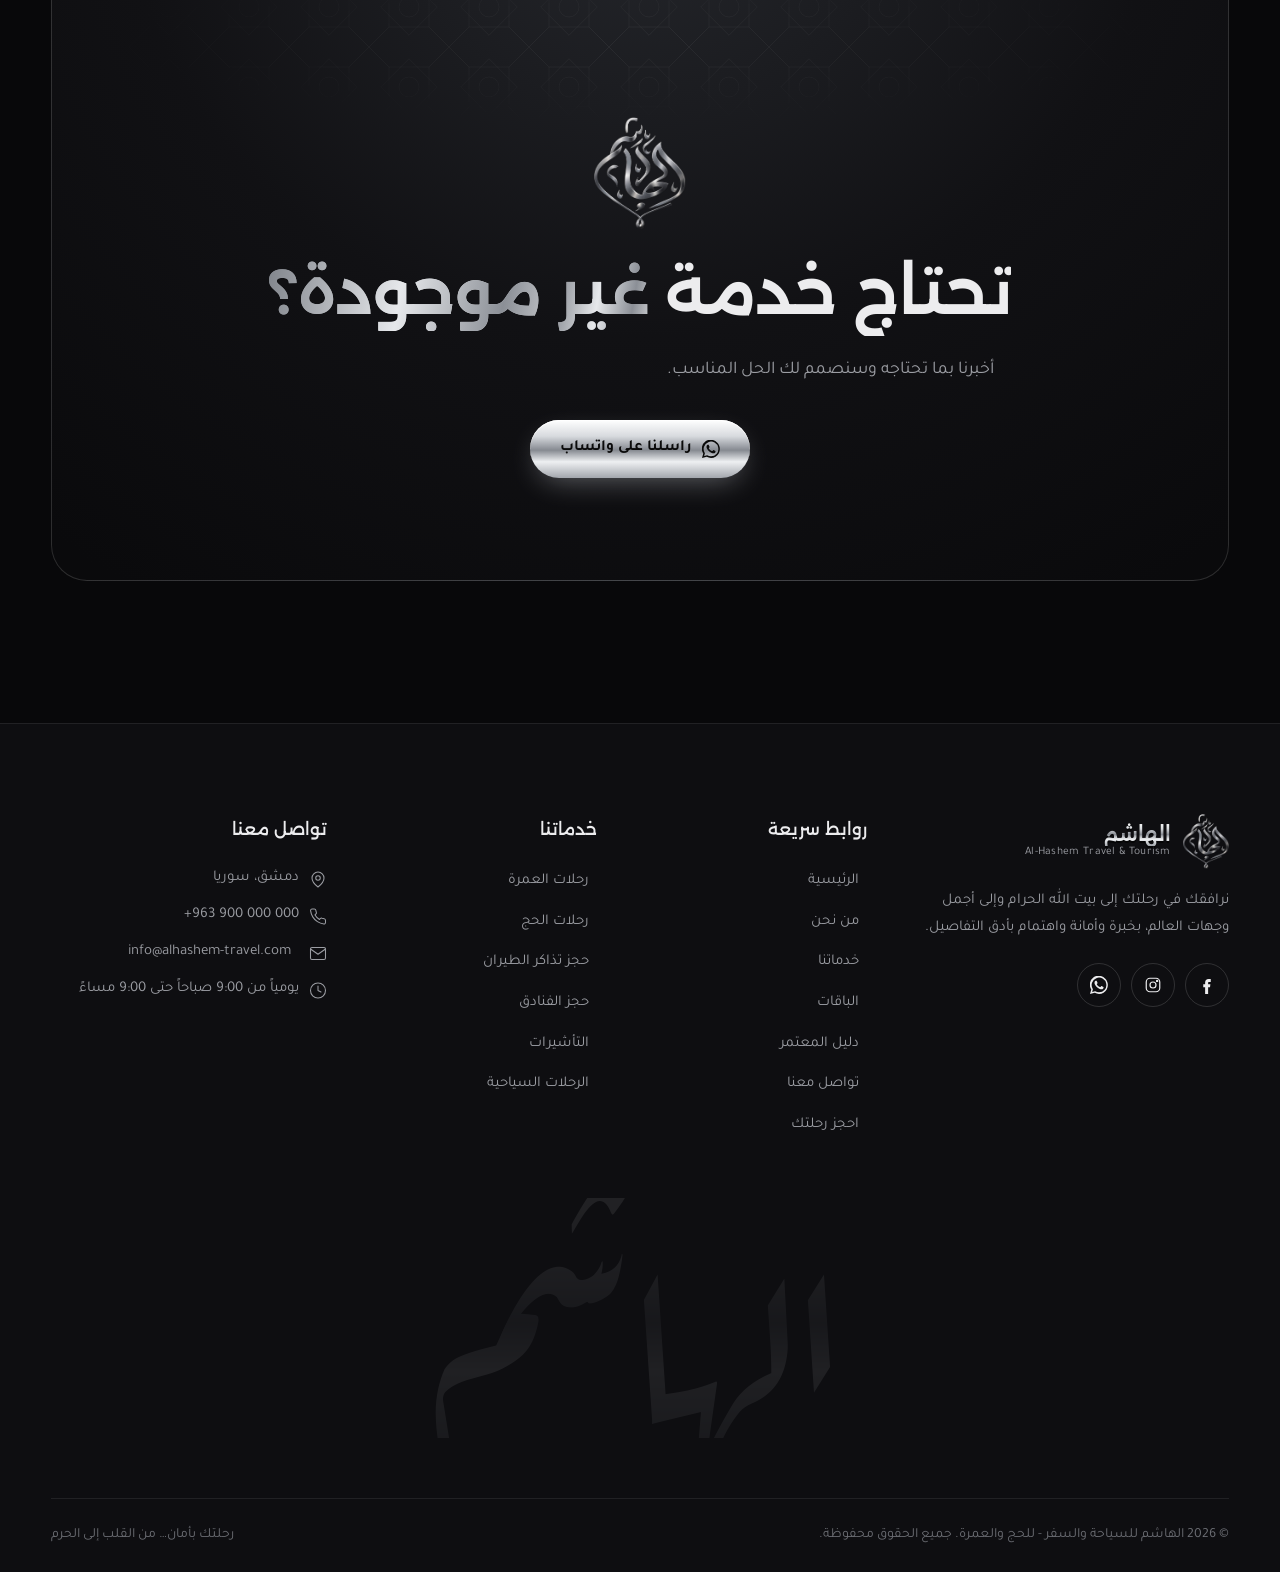
<file: services.html>
<!DOCTYPE html>
<html lang="ar" dir="rtl">
<head>
  <meta charset="UTF-8">
  <meta name="viewport" content="width=device-width, initial-scale=1.0">
  <title>خدماتنا | الهاشم للسياحة والسفر</title>
  <meta name="description" content="الهاشم للسياحة والسفر - رحلات عمرة وحج، حجز طيران وفنادق، تأشيرات، ورحلات سياحية بأفضل الأسعار وخدمة موثوقة.">
  <meta name="theme-color" content="#08080a">
  <link rel="icon" href="assets/logo-mark.png">
  <link rel="preconnect" href="https://fonts.googleapis.com"><link rel="preconnect" href="https://fonts.gstatic.com" crossorigin>
  <link href="https://fonts.googleapis.com/css2?family=Alexandria:wght@300;400;500;600;700&family=Aref+Ruqaa:wght@400;700&family=Tajawal:wght@300;400;500;700&display=swap" rel="stylesheet">
  <link rel="stylesheet" href="css/style.css">
</head>
<body class="is-loading" data-page="services">

  <div class="preloader">
    <div class="preloader__inner">
      <div class="preloader__logo"><img src="assets/logo-mark.png" alt=""></div>
      <div class="preloader__bar"><i></i></div>
      <div class="preloader__txt">0%</div>
    </div>
  </div>

    <main>
    <section class="page-hero">
      <div class="page-hero__bg" data-art="pattern"></div>
      <div class="container">
        <span class="eyebrow both" data-reveal="up">ماذا نقدم</span>
        <h1 class="page-hero__title"><span class="word-reveal metal-shine">خدماتنا</span></h1>
        <p class="lead" style="margin-inline:auto" data-reveal="up">خدمات سفر متكاملة تغطي كل مراحل رحلتك — من الفكرة حتى العودة.</p>
        <div class="crumbs" data-reveal="up"><a href="index.html">الرئيسية</a><span>/</span>خدماتنا</div>
      </div>
    </section>

    <section class="section">
      <div class="container">
        <div class="grid grid-4" id="services-grid"></div>
      </div>
    </section>

    <div class="marquee" aria-hidden="true">
      <div class="marquee__track">
        <div class="marquee__item">عمرة <span data-icon="orn"></span> <span class="fill">حج</span> <span data-icon="orn"></span> طيران <span data-icon="orn"></span> <span class="fill">فنادق</span> <span data-icon="orn"></span> تأشيرات <span data-icon="orn"></span> <span class="fill">سياحة</span> <span data-icon="orn"></span> نقل <span data-icon="orn"></span> <span class="fill">تأمين</span> <span data-icon="orn"></span></div>
        <div class="marquee__item">عمرة <span data-icon="orn"></span> <span class="fill">حج</span> <span data-icon="orn"></span> طيران <span data-icon="orn"></span> <span class="fill">فنادق</span> <span data-icon="orn"></span> تأشيرات <span data-icon="orn"></span> <span class="fill">سياحة</span> <span data-icon="orn"></span> نقل <span data-icon="orn"></span> <span class="fill">تأمين</span> <span data-icon="orn"></span></div>
      </div>
    </div>

    <section class="section">
      <div class="container" id="services-detail"></div>
    </section>

    <section class="section" style="padding-top:0">
      <div class="container">
        <div class="cta" data-reveal="scale">
          <div class="cta__pattern" data-art="pattern"></div>
          <img class="cta__logo" src="assets/logo-mark.png" alt="">
          <h2 class="h-display split-words">تحتاج خدمة <span class="metal-shine">غير موجودة؟</span></h2>
          <p class="lead">أخبرنا بما تحتاجه وسنصمم لك الحل المناسب.</p>
          <div class="hero__actions">
            <a class="btn btn--primary" data-wa="السلام عليكم، أحتاج خدمة خاصة" data-magnetic><span data-icon="whatsapp" style="display:contents"></span> راسلنا على واتساب</a>
          </div>
        </div>
      </div>
    </section>
  </main>

  <script src="js/data.js"></script>
  <script src="js/main.js"></script>
</body>
</html>
</file>
<file: css/style.css>
/* =========================================================
   الهاشم للسياحة والسفر - للحج والعمرة
   Al-Hashem Travel & Tourism — Main Stylesheet
   ========================================================= */

:root {
  --bg: #08080a;
  --bg-2: #0e0e11;
  --bg-3: #141418;
  --card: #121215;
  --line: rgba(255, 255, 255, 0.08);
  --line-2: rgba(255, 255, 255, 0.14);
  --text: #ececee;
  --muted: #9b9da3;
  --dim: #6b6d73;
  --silver-1: #ffffff;
  --silver-2: #d9dce0;
  --silver-3: #8d9198;
  --silver: linear-gradient(180deg, #ffffff 0%, #d7dade 28%, #868a91 52%, #eef0f2 72%, #a3a7ad 100%);
  --silver-h: linear-gradient(100deg, #8d9198 0%, #f4f5f7 25%, #9fa3a9 45%, #ffffff 60%, #8d9198 100%);
  --accent: #c9ccd1;
  --radius: 18px;
  --radius-lg: 28px;
  --ease: cubic-bezier(.22, 1, .36, 1);
  --ease-in-out: cubic-bezier(.76, 0, .24, 1);
  --container: 1240px;
  --f-body: "Tajawal", system-ui, sans-serif;
  --f-head: "Alexandria", "Tajawal", sans-serif;
  --f-art: "Aref Ruqaa", "Amiri", serif;
}

*, *::before, *::after { box-sizing: border-box; margin: 0; padding: 0; }
html { scroll-behavior: smooth; -webkit-text-size-adjust: 100%; }
body {
  font-family: var(--f-body);
  background: var(--bg);
  color: var(--text);
  line-height: 1.8;
  font-size: 17px;
  overflow-x: hidden;
  -webkit-font-smoothing: antialiased;
}
body.is-loading { overflow: hidden; }
img, svg { display: block; max-width: 100%; }
a { color: inherit; text-decoration: none; }
button, input, select, textarea { font: inherit; color: inherit; }
button { cursor: pointer; background: none; border: 0; }
ul { list-style: none; }
::selection { background: #d9dce0; color: #000; }

/* scrollbar */
::-webkit-scrollbar { width: 10px; }
::-webkit-scrollbar-track { background: var(--bg); }
::-webkit-scrollbar-thumb { background: linear-gradient(#55585e, #2a2b2f); border-radius: 10px; border: 2px solid var(--bg); }

/* grain overlay */
body::after {
  content: ""; position: fixed; inset: -50%; z-index: 9990; pointer-events: none; opacity: .045;
  background-image: url("data:image/svg+xml;utf8,<svg xmlns='http://www.w3.org/2000/svg' width='160' height='160'><filter id='n'><feTurbulence type='fractalNoise' baseFrequency='.9' numOctaves='3' stitchTiles='stitch'/></filter><rect width='100%' height='100%' filter='url(%23n)'/></svg>");
  animation: grain 1.2s steps(6) infinite;
}
@keyframes grain {
  0% { transform: translate(0, 0) } 20% { transform: translate(-3%, 2%) } 40% { transform: translate(2%, -3%) }
  60% { transform: translate(-2%, -1%) } 80% { transform: translate(3%, 3%) } 100% { transform: translate(0, 0) }
}

.container { width: min(var(--container), 92%); margin-inline: auto; }
.section { padding: clamp(80px, 11vw, 150px) 0; position: relative; }
.section--tight { padding: clamp(60px, 7vw, 100px) 0; }
.center { text-align: center; }

/* ===== metallic text ===== */
.metal {
  background: var(--silver);
  -webkit-background-clip: text; background-clip: text;
  color: transparent;
  filter: drop-shadow(0 2px 0 rgba(0,0,0,.6));
}
.metal-shine {
  background: linear-gradient(100deg, #7f838a 0%, #e6e8eb 20%, #8b8f96 35%, #ffffff 50%, #8b8f96 65%, #d6d9dd 80%, #7f838a 100%);
  background-size: 250% 100%;
  -webkit-background-clip: text; background-clip: text; color: transparent;
  animation: shine 6s linear infinite;
}
@keyframes shine { from { background-position: 100% 0 } to { background-position: -150% 0 } }

/* ===== typography ===== */
.eyebrow {
  display: inline-flex; align-items: center; gap: 12px;
  font-size: 14px; letter-spacing: .5px; color: var(--muted); font-weight: 500;
}
.eyebrow::before, .eyebrow.both::after { content: ""; width: 40px; height: 1px; background: linear-gradient(90deg, transparent, var(--silver-2)); }
.eyebrow.both::after { background: linear-gradient(-90deg, transparent, var(--silver-2)); }
.h-display { font-family: var(--f-head); font-weight: 600; font-size: clamp(34px, 5vw, 64px); line-height: 1.25; letter-spacing: -0.5px; }
.h-1 { font-family: var(--f-head); font-weight: 500; font-size: clamp(30px, 4.2vw, 52px); line-height: 1.3; }
.h-2 { font-family: var(--f-head); font-weight: 500; font-size: clamp(22px, 2.4vw, 30px); line-height: 1.4; }
.h-3 { font-family: var(--f-head); font-weight: 500; font-size: 20px; line-height: 1.5; }
.lead { color: var(--muted); font-size: clamp(16px, 1.4vw, 19px); max-width: 640px; }
.center .lead { margin-inline: auto; }
.sec-head { margin-bottom: clamp(40px, 6vw, 70px); }
.sec-head .h-1 { margin: 14px 0 16px; }

.divider-orn { display: flex; align-items: center; justify-content: center; gap: 14px; color: var(--silver-3); margin: 18px auto; }
.divider-orn span { width: 60px; height: 1px; background: linear-gradient(90deg, transparent, var(--silver-3)); }
.divider-orn span:last-child { transform: scaleX(-1); }
.divider-orn svg { width: 18px; animation: spin 14s linear infinite; }

/* ===== buttons ===== */
.btn {
  --bx: 0px; --by: 0px;
  position: relative; display: inline-flex; align-items: center; justify-content: center; gap: 10px;
  padding: 15px 30px; border-radius: 100px; font-weight: 600; font-size: 15.5px;
  transition: transform .4s var(--ease), box-shadow .4s, color .4s, background .4s;
  overflow: hidden; isolation: isolate; white-space: nowrap;
  transform: translate(var(--bx), var(--by));
}
.btn svg { width: 18px; height: 18px; transition: transform .4s var(--ease); }
.btn:hover svg.arr { transform: translateX(-5px); }
.btn--primary { background: var(--silver); color: #0a0a0a; box-shadow: 0 10px 30px -10px rgba(220,224,230,.45), inset 0 1px 0 #fff; }
.btn--primary::before {
  content: ""; position: absolute; inset: 0; z-index: -1;
  background: linear-gradient(110deg, transparent 30%, rgba(255,255,255,.95) 50%, transparent 70%);
  transform: translateX(120%); transition: transform .9s var(--ease);
}
.btn--primary:hover::before { transform: translateX(-120%); }
.btn--primary:hover { box-shadow: 0 18px 45px -12px rgba(220,224,230,.6), inset 0 1px 0 #fff; }
.btn--ghost { border: 1px solid var(--line-2); color: var(--text); background: rgba(255,255,255,.02); backdrop-filter: blur(6px); }
.btn--ghost::before { content: ""; position: absolute; inset: 0; z-index: -1; background: var(--silver); transform: scaleY(0); transform-origin: bottom; transition: transform .5s var(--ease); }
.btn--ghost:hover { color: #0a0a0a; border-color: transparent; }
.btn--ghost:hover::before { transform: scaleY(1); }
.btn--sm { padding: 10px 20px; font-size: 14px; }
.btn--block { width: 100%; }

/* ===== preloader ===== */
.preloader {
  position: fixed; inset: 0; z-index: 10000; background: var(--bg);
  display: grid; place-items: center;
  transition: clip-path 1.1s var(--ease-in-out);
  clip-path: inset(0 0 0 0);
}
.preloader.done { clip-path: inset(0 0 100% 0); }
.preloader__inner { display: grid; justify-items: center; gap: 26px; }
.preloader__logo { width: 120px; position: relative; animation: pl-in 1.2s var(--ease) both; }
.preloader__logo img { width: 100%; filter: drop-shadow(0 0 30px rgba(255,255,255,.15)); }
.preloader__logo img { animation: glint 1.8s ease-in-out infinite; }
@keyframes glint { 0%,100% { filter: brightness(.85) drop-shadow(0 0 10px rgba(255,255,255,.05)) } 50% { filter: brightness(1.35) drop-shadow(0 0 30px rgba(255,255,255,.3)) } }
@keyframes pl-in { from { opacity: 0; transform: scale(.85); filter: blur(10px) } to { opacity: 1; transform: none; filter: none } }
.preloader__bar { width: 180px; height: 1px; background: var(--line); position: relative; overflow: hidden; }
.preloader__bar i { position: absolute; inset: 0; background: var(--silver-h); transform-origin: right; transform: scaleX(0); transition: transform .3s; }
.preloader__txt { font-size: 13px; color: var(--muted); letter-spacing: 2px; }

/* page transition */
.page-trans { position: fixed; inset: 0; z-index: 9995; pointer-events: none; display: grid; grid-template-columns: repeat(5, 1fr); }
.page-trans span { background: #0c0c0e; transform: scaleY(0); transform-origin: top; border-left: 1px solid var(--line); }
.page-trans.out span { transform: scaleY(1); transition: transform .55s var(--ease-in-out); }
.page-trans.out span:nth-child(2) { transition-delay: .05s } .page-trans.out span:nth-child(3) { transition-delay: .1s }
.page-trans.out span:nth-child(4) { transition-delay: .15s } .page-trans.out span:nth-child(5) { transition-delay: .2s }

/* custom cursor */
.cursor, .cursor-dot { position: fixed; top: 0; left: 0; pointer-events: none; z-index: 9998; border-radius: 50%; }
.cursor { width: 38px; height: 38px; border: 1px solid rgba(255,255,255,.5); margin: -19px 0 0 -19px; transition: width .35s var(--ease), height .35s var(--ease), margin .35s var(--ease), background .35s, border-color .35s; mix-blend-mode: difference; }
.cursor, .cursor-dot { opacity: 0; transition-property: width, height, margin, background, border-color, opacity; }
.cursor-on .cursor, .cursor-on .cursor-dot { opacity: 1; }
.cursor-dot { width: 5px; height: 5px; background: #fff; margin: -2.5px 0 0 -2.5px; }
.cursor.hover { width: 70px; height: 70px; margin: -35px 0 0 -35px; background: rgba(255,255,255,.9); border-color: transparent; }
@media (hover: none), (max-width: 900px) { .cursor, .cursor-dot { display: none } }

/* scroll progress */
.scroll-progress { position: fixed; top: 0; right: 0; height: 2px; width: 100%; z-index: 1001; background: var(--silver-h); transform-origin: right; transform: scaleX(0); }

/* ===== header ===== */
.header { position: fixed; inset: 0 0 auto; z-index: 1000; transition: background .5s, padding .5s var(--ease), border-color .5s, transform .5s var(--ease); padding: 22px 0; border-bottom: 1px solid transparent; }
.header.scrolled { background: rgba(8,8,10,.72); backdrop-filter: blur(18px) saturate(140%); -webkit-backdrop-filter: blur(18px) saturate(140%); padding: 12px 0; border-color: var(--line); }
.header.hide { transform: translateY(-100%); }
.header__in { display: flex; align-items: center; justify-content: space-between; gap: 24px; }
.brand { display: flex; align-items: center; gap: 12px; }
.brand img { width: 46px; transition: transform .6s var(--ease); }
.brand:hover img { transform: rotate(-8deg) scale(1.06); }
.brand__txt { display: grid; line-height: 1.2; }
.brand__txt b { font-family: var(--f-head); font-size: 20px; font-weight: 600; }
.brand__txt small { font-size: 11.5px; color: var(--muted); letter-spacing: .3px; }
.nav { display: flex; gap: 4px; padding: 6px; border: 1px solid var(--line); border-radius: 100px; background: rgba(255,255,255,.02); }
.nav a { position: relative; padding: 8px 16px; border-radius: 100px; font-size: 15px; color: var(--muted); transition: color .3s; }
.nav a:hover { color: var(--text); }
.nav a.active { color: #0a0a0a; background: var(--silver); font-weight: 600; }
.header__cta { display: flex; align-items: center; gap: 10px; }
.icon-btn { width: 44px; height: 44px; border-radius: 50%; border: 1px solid var(--line-2); display: grid; place-items: center; transition: .4s var(--ease); }
.icon-btn svg { width: 19px; height: 19px; }
.icon-btn:hover { background: var(--silver); color: #000; transform: rotate(-12deg); }
.burger { display: none; width: 46px; height: 46px; border-radius: 50%; border: 1px solid var(--line-2); position: relative; }
.burger span { position: absolute; left: 13px; right: 13px; height: 1.5px; background: var(--text); transition: .45s var(--ease); }
.burger span:nth-child(1) { top: 17px } .burger span:nth-child(2) { top: 23px } .burger span:nth-child(3) { top: 29px; left: 20px }
.menu-open .burger span:nth-child(1) { top: 23px; transform: rotate(45deg) }
.menu-open .burger span:nth-child(2) { opacity: 0 }
.menu-open .burger span:nth-child(3) { top: 23px; left: 13px; transform: rotate(-45deg) }

.mobile-menu {
  position: fixed; inset: 0; z-index: 999; background: rgba(8,8,10,.97); backdrop-filter: blur(20px);
  display: flex; flex-direction: column; justify-content: center; padding: 100px 8% 40px;
  clip-path: circle(0% at 8% 5%); transition: clip-path .9s var(--ease-in-out); visibility: hidden;
}
.menu-open .mobile-menu { clip-path: circle(150% at 8% 5%); visibility: visible; }
.mobile-menu a.m-link { font-family: var(--f-head); font-size: clamp(28px, 8vw, 44px); padding: 6px 0; display: flex; justify-content: space-between; align-items: baseline; border-bottom: 1px solid var(--line); opacity: 0; transform: translateY(30px); transition: .6s var(--ease); }
.mobile-menu a.m-link small { font-size: 13px; color: var(--dim); font-family: var(--f-body); }
.menu-open .mobile-menu a.m-link { opacity: 1; transform: none; }
.mobile-menu__foot { margin-top: 34px; display: flex; gap: 12px; flex-wrap: wrap; }

/* ===== hero ===== */
.hero { position: relative; min-height: 100svh; display: flex; align-items: center; padding: 140px 0 80px; overflow: hidden; }
.hero__canvas { position: absolute; inset: 0; z-index: 0; }
.hero__glow { position: absolute; width: 900px; height: 900px; border-radius: 50%; background: radial-gradient(circle, rgba(220,224,230,.10), transparent 60%); top: 50%; left: 50%; transform: translate(-50%, -50%); z-index: 0; pointer-events: none; }
.hero__pattern { position: absolute; width: min(1100px, 140vw); aspect-ratio: 1; top: 50%; left: 50%; translate: -50% -46%; opacity: .07; z-index: 0; animation: spin 140s linear infinite; pointer-events: none; }
@keyframes spin { to { rotate: 360deg } }
.hero__grid { position: relative; z-index: 2; display: grid; grid-template-columns: 1fr; text-align: center; justify-items: center; }
.hero__title {
  font-family: var(--f-art); font-weight: 700; line-height: .95;
  font-size: clamp(110px, 22vw, 330px);
  margin: 10px 0 -0.13em; position: relative; z-index: 1;
}
.word-reveal { display: inline-block; padding: 0 .08em; clip-path: inset(0 0 0 100%); filter: blur(12px); transform: translateY(18px) scale(1.04); }
.loaded .word-reveal { animation: wordIn 1.8s .15s var(--ease-in-out) forwards; }
@keyframes wordIn { 60% { filter: blur(0) } to { clip-path: inset(-20% -10% -20% -10%); filter: blur(0); transform: none } }
.hero__stage { position: relative; width: min(440px, 80vw); aspect-ratio: 4/4.4; margin-top: -0.6em; z-index: 2; }
.hero__frame {
  position: absolute; inset: 0; border-radius: 220px 220px 24px 24px; overflow: hidden;
  background: radial-gradient(120% 80% at 50% 0%, #2b2d33 0%, #111114 55%, #0a0a0c 100%);
  border: 1px solid var(--line-2);
  box-shadow: 0 40px 120px -30px rgba(0,0,0,.9), inset 0 1px 0 rgba(255,255,255,.1);
  clip-path: inset(100% 0 0 0 round 220px 220px 24px 24px);
}
.loaded .hero__frame { animation: frameIn 1.6s .5s var(--ease-in-out) forwards; }
@keyframes frameIn { to { clip-path: inset(0 0 0 0 round 220px 220px 24px 24px) } }
.hero__frame svg { position: absolute; inset: 0; width: 100%; height: 100%; }
.hero__ring { position: absolute; inset: -18px; border-radius: 240px 240px 36px 36px; border: 1px dashed rgba(255,255,255,.12); opacity: 0; }
.loaded .hero__ring { animation: fadeIn 1s 1.6s forwards; }
.hero__side { position: absolute; top: 58%; width: 260px; text-align: right; z-index: 3; opacity: 0; }
.hero__side.r { right: 0; } .hero__side.l { left: 0; text-align: left; }
.hero__side .h-3 { margin-bottom: 6px; }
.hero__side p { color: var(--muted); font-size: 14.5px; }
.loaded .hero__side { animation: sideIn 1.2s 1.5s var(--ease) forwards; }
@keyframes sideIn { from { opacity: 0; transform: translateY(30px) } to { opacity: 1; transform: none } }
@keyframes fadeIn { to { opacity: 1 } }
.hero__sub { margin-top: 44px; display: flex; flex-direction: column; align-items: center; gap: 22px; }
.hero__actions { display: flex; gap: 14px; flex-wrap: wrap; justify-content: center; }
.hero .fade-up { opacity: 0; transform: translateY(30px); }
.loaded .hero .fade-up { animation: sideIn 1.1s var(--ease) forwards; animation-delay: var(--d, 1.7s); }
.hero__badge {
  position: absolute; z-index: 4; bottom: 14%; left: -40px; padding: 12px 16px; border-radius: 16px;
  background: rgba(20,20,24,.75); backdrop-filter: blur(10px); border: 1px solid var(--line-2);
  display: flex; gap: 10px; align-items: center; font-size: 13px; animation: float 6s ease-in-out infinite;
}
.hero__badge.b2 { left: auto; right: -50px; bottom: auto; top: 22%; animation-delay: -3s; }
.hero__badge b { display: block; font-size: 15px; }
.hero__badge .dot { width: 34px; height: 34px; border-radius: 50%; background: var(--silver); display: grid; place-items: center; color: #000; }
.hero__badge .dot svg { width: 16px; }
@keyframes float { 0%,100% { transform: translateY(0) } 50% { transform: translateY(-14px) } }
.scroll-hint { display: none; position: absolute; bottom: 28px; left: 50%; translate: -50% 0; z-index: 3; display: grid; justify-items: center; gap: 8px; font-size: 12px; color: var(--dim); }
.scroll-hint i { width: 22px; height: 36px; border: 1px solid var(--line-2); border-radius: 20px; position: relative; }
.scroll-hint i::after { content: ""; position: absolute; top: 7px; left: 50%; width: 3px; height: 7px; margin-left: -1.5px; border-radius: 3px; background: var(--silver-2); animation: wheel 1.8s infinite; }
@keyframes wheel { 0% { opacity: 0; transform: translateY(0) } 30% { opacity: 1 } 100% { opacity: 0; transform: translateY(12px) } }

/* ===== page hero (inner pages) ===== */
.page-hero { position: relative; padding: 190px 0 110px; overflow: hidden; text-align: center; border-bottom: 1px solid var(--line); }
.page-hero__bg { position: absolute; inset: 0; z-index: 0; opacity: .5; }
.page-hero__bg svg { width: 100%; height: 100%; }
.page-hero .container { position: relative; z-index: 1; }
.page-hero__title { font-family: var(--f-art); font-size: clamp(64px, 11vw, 150px); line-height: 1.05; margin: 10px 0 8px; }
.crumbs { display: inline-flex; gap: 10px; font-size: 14px; color: var(--muted); padding: 8px 18px; border: 1px solid var(--line); border-radius: 100px; margin-top: 18px; }
.crumbs a:hover { color: var(--text); }
.crumbs span { color: var(--dim); }

/* ===== marquee ===== */
.marquee { border-block: 1px solid var(--line); padding: 26px 0; overflow: hidden; background: var(--bg-2); position: relative; }
.marquee::before, .marquee::after { content: ""; position: absolute; top: 0; bottom: 0; width: 140px; z-index: 2; }
.marquee::before { right: 0; background: linear-gradient(-90deg, var(--bg-2), transparent); }
.marquee::after { left: 0; background: linear-gradient(90deg, var(--bg-2), transparent); }
.marquee__track { display: flex; gap: 50px; width: max-content; animation: marquee 40s linear infinite; }
.marquee:hover .marquee__track { animation-play-state: paused; }
.marquee__item { display: flex; align-items: center; gap: 50px; font-family: var(--f-head); font-size: clamp(22px, 3vw, 36px); white-space: nowrap; color: transparent; -webkit-text-stroke: 1px rgba(220,224,230,.55); transition: .4s; }
.marquee__item .fill { color: var(--silver-2); -webkit-text-stroke: 0; }
.marquee__item svg { width: 26px; color: var(--silver-3); }
@keyframes marquee { to { transform: translateX(50%) } }

/* ===== intro / about split ===== */
.split { display: grid; grid-template-columns: 1.05fr 1fr; gap: clamp(40px, 6vw, 90px); align-items: center; }
.split--rev { grid-template-columns: 1fr 1.05fr; }
.visual-card { position: relative; border-radius: var(--radius-lg); overflow: hidden; border: 1px solid var(--line-2); background: var(--bg-3); aspect-ratio: 4/4.6; }
.visual-card svg.art { position: absolute; inset: 0; width: 100%; height: 100%; }
.visual-card__tag { position: absolute; bottom: 20px; right: 20px; left: 20px; padding: 16px 18px; border-radius: 16px; background: rgba(10,10,12,.7); backdrop-filter: blur(10px); border: 1px solid var(--line-2); display: flex; align-items: center; justify-content: space-between; gap: 10px; }
.visual-card__tag b { font-family: var(--f-head); font-weight: 500; }
.visual-card__tag small { color: var(--muted); display: block; font-size: 13px; }
.stack-visual { position: relative; }
.stack-visual .visual-card.small { position: absolute; width: 46%; aspect-ratio: 1; left: -8%; bottom: -10%; box-shadow: 0 30px 80px -20px #000; }
.check-list { display: grid; gap: 14px; margin: 28px 0 36px; }
.check-list li { display: flex; gap: 14px; align-items: flex-start; color: var(--muted); }
.check-list li b { color: var(--text); font-weight: 500; }
.check-list i { flex: none; width: 26px; height: 26px; border-radius: 50%; border: 1px solid var(--line-2); display: grid; place-items: center; margin-top: 2px; }
.check-list i svg { width: 13px; }

/* ===== stats ===== */
.stats { display: grid; grid-template-columns: repeat(4, 1fr); border: 1px solid var(--line); border-radius: var(--radius-lg); overflow: hidden; background: linear-gradient(180deg, rgba(255,255,255,.025), transparent); }
.stat { padding: 40px 28px; text-align: center; border-left: 1px solid var(--line); position: relative; }
.stat:last-child { border-left: 0; }
.stat__num { font-family: var(--f-head); font-size: clamp(40px, 5vw, 64px); font-weight: 600; line-height: 1; display: flex; justify-content: center; align-items: baseline; gap: 2px; direction: ltr; }
.stat__num small { font-size: .5em; }
.stat p { color: var(--muted); margin-top: 12px; font-size: 15px; }

/* ===== service cards ===== */
.grid { display: grid; gap: 22px; }
.grid-3 { grid-template-columns: repeat(3, 1fr); }
.grid-4 { grid-template-columns: repeat(4, 1fr); }
.grid-2 { grid-template-columns: repeat(2, 1fr); }
.card {
  --mx: 50%; --my: 50%;
  position: relative; border-radius: var(--radius); background: var(--card); border: 1px solid var(--line);
  padding: 34px 30px; overflow: hidden; transition: transform .6s var(--ease), border-color .5s, box-shadow .5s;
  transform-style: preserve-3d;
}
.card::before { content: ""; position: absolute; inset: 0; background: radial-gradient(500px circle at var(--mx) var(--my), rgba(255,255,255,.07), transparent 40%); opacity: 0; transition: opacity .5s; pointer-events: none; }
.card:hover::before { opacity: 1; }
.card:hover { border-color: var(--line-2); box-shadow: 0 30px 70px -30px rgba(0,0,0,.9); }
.card__icon { width: 62px; height: 62px; border-radius: 18px; display: grid; place-items: center; background: linear-gradient(145deg, #2a2c31, #141417); border: 1px solid var(--line-2); margin-bottom: 26px; position: relative; transition: transform .6s var(--ease); }
.card__icon svg { width: 28px; height: 28px; color: var(--silver-2); }
.card:hover .card__icon { transform: rotate(-8deg) scale(1.06); background: var(--silver); }
.card:hover .card__icon svg { color: #0a0a0a; }
.card__num { position: absolute; top: 26px; left: 28px; font-family: var(--f-head); font-size: 14px; color: var(--dim); }
.card h3 { font-family: var(--f-head); font-weight: 500; font-size: 21px; margin-bottom: 10px; }
.card p { color: var(--muted); font-size: 15.5px; }
.card__link { display: inline-flex; align-items: center; gap: 8px; margin-top: 22px; font-size: 14.5px; color: var(--silver-2); }
.card__link svg { width: 16px; transition: transform .4s var(--ease); }
.card:hover .card__link svg { transform: translateX(-6px); }
.card--feature { grid-row: span 2; display: flex; flex-direction: column; justify-content: flex-end; min-height: 420px; padding: 0; }
.card--feature .art { position: absolute; inset: 0; width: 100%; height: 100%; transition: transform 1.2s var(--ease); }
.card--feature:hover .art { transform: scale(1.06); }
.card--feature .card__body { position: relative; padding: 34px 30px; background: linear-gradient(0deg, rgba(8,8,10,.95) 30%, transparent); }

/* ===== packages ===== */
.filters { display: flex; justify-content: center; gap: 8px; flex-wrap: wrap; margin-bottom: 46px; }
.filter-btn { padding: 10px 22px; border-radius: 100px; border: 1px solid var(--line-2); color: var(--muted); font-size: 15px; transition: .4s var(--ease); }
.filter-btn:hover { color: var(--text); border-color: var(--silver-3); }
.filter-btn.active { background: var(--silver); color: #0a0a0a; border-color: transparent; font-weight: 600; }
.pkg { display: flex; flex-direction: column; border-radius: var(--radius-lg); background: var(--card); border: 1px solid var(--line); overflow: hidden; position: relative; transition: transform .6s var(--ease), border-color .5s, opacity .5s, box-shadow .5s; }
.pkg:hover { transform: translateY(-8px); border-color: var(--line-2); box-shadow: 0 40px 80px -40px #000; }
.pkg.hide { display: none; }
.pkg__media { position: relative; aspect-ratio: 16/10; overflow: hidden; background: var(--bg-3); border-bottom: 1px solid var(--line); }
.pkg__media svg { width: 100%; height: 100%; transition: transform 1.2s var(--ease); }
.pkg:hover .pkg__media svg { transform: scale(1.07); }
.pkg__tag { position: absolute; top: 16px; right: 16px; padding: 6px 14px; border-radius: 100px; font-size: 12.5px; font-weight: 600; background: var(--silver); color: #0a0a0a; }
.pkg__tag.alt { background: rgba(10,10,12,.7); color: var(--text); border: 1px solid var(--line-2); backdrop-filter: blur(8px); }
.pkg__dur { position: absolute; bottom: 14px; left: 16px; padding: 5px 12px; border-radius: 100px; font-size: 12.5px; background: rgba(10,10,12,.7); border: 1px solid var(--line-2); backdrop-filter: blur(8px); }
.pkg__body { padding: 28px; display: flex; flex-direction: column; flex: 1; }
.pkg__type { font-size: 13px; color: var(--muted); }
.pkg__body h3 { font-family: var(--f-head); font-weight: 500; font-size: 22px; margin: 4px 0 14px; }
.pkg__price { display: flex; align-items: baseline; gap: 8px; padding-bottom: 18px; border-bottom: 1px solid var(--line); margin-bottom: 18px; }
.pkg__price b { font-family: var(--f-head); font-size: 36px; font-weight: 600; direction: ltr; }
.pkg__price small { color: var(--muted); font-size: 13.5px; }
.pkg__list { display: grid; gap: 10px; margin-bottom: 26px; flex: 1; }
.pkg__list li { display: flex; gap: 10px; align-items: center; color: var(--muted); font-size: 15px; }
.pkg__list li svg { width: 15px; flex: none; color: var(--silver-2); }
.pkg__actions { display: grid; grid-template-columns: 1fr auto; gap: 10px; }
.pkg--featured { border-color: rgba(220,224,230,.35); background: linear-gradient(180deg, #1a1b1f, var(--card) 40%); }
.pkg--featured::after { content: ""; position: absolute; inset: 0; border-radius: inherit; padding: 1px; background: var(--silver-h); background-size: 200% 100%; animation: shine 5s linear infinite; -webkit-mask: linear-gradient(#000 0 0) content-box, linear-gradient(#000 0 0); -webkit-mask-composite: xor; mask-composite: exclude; pointer-events: none; }

/* ===== process / timeline ===== */
.process { position: relative; display: grid; grid-template-columns: repeat(4, 1fr); gap: 26px; }
.process__line { position: absolute; top: 36px; right: 12%; left: 12%; height: 1px; background: var(--line-2); }
.process__line i { position: absolute; inset: 0; background: var(--silver-h); transform-origin: right; transform: scaleX(0); transition: transform 2s var(--ease); }
.process.in .process__line i { transform: scaleX(1); }
.step { text-align: center; position: relative; }
.step__n { width: 72px; height: 72px; border-radius: 50%; margin: 0 auto 26px; display: grid; place-items: center; font-family: var(--f-head); font-size: 22px; background: var(--bg); border: 1px solid var(--line-2); position: relative; z-index: 1; transition: .6s var(--ease); }
.step:hover .step__n { background: var(--silver); color: #000; transform: scale(1.08); }
.step h3 { font-family: var(--f-head); font-weight: 500; font-size: 19px; margin-bottom: 8px; }
.step p { color: var(--muted); font-size: 15px; max-width: 250px; margin-inline: auto; }

/* ===== testimonials ===== */
.tst { position: relative; max-width: 900px; margin-inline: auto; text-align: center; }
.tst__quote { width: 54px; margin: 0 auto 26px; color: var(--silver-3); }
.tst__viewport { overflow: hidden; }
.tst__track { display: flex; transition: transform .9s var(--ease-in-out); }
.tst__slide { min-width: 100%; padding: 0 10px; }
.tst__slide p { font-family: var(--f-head); font-weight: 400; font-size: clamp(20px, 2.4vw, 28px); line-height: 1.7; }
.tst__who { margin-top: 30px; display: inline-flex; align-items: center; gap: 14px; text-align: right; }
.tst__av { width: 52px; height: 52px; border-radius: 50%; background: var(--silver); color: #0a0a0a; display: grid; place-items: center; font-family: var(--f-head); font-weight: 700; font-size: 20px; }
.tst__who small { display: block; color: var(--muted); font-size: 13px; }
.stars { display: flex; gap: 3px; justify-content: center; margin-bottom: 20px; color: var(--silver-2); }
.stars svg { width: 18px; }
.tst__nav { display: flex; justify-content: center; align-items: center; gap: 14px; margin-top: 38px; }
.tst__dots { display: flex; gap: 8px; }
.tst__dots button { width: 8px; height: 8px; border-radius: 10px; background: var(--line-2); transition: .5s var(--ease); }
.tst__dots button.active { width: 32px; background: var(--silver-2); }

/* ===== CTA ===== */
.cta { position: relative; border-radius: 36px; overflow: hidden; padding: clamp(60px, 8vw, 110px) clamp(24px, 6vw, 80px); text-align: center; border: 1px solid var(--line-2); background: radial-gradient(80% 120% at 50% 0%, #26282d 0%, #111114 55%, #0a0a0c 100%); }
.cta__pattern { position: absolute; inset: 0; opacity: .08; }
.cta .container, .cta > * { position: relative; }
.cta__logo { width: 92px; margin: 0 auto 22px; animation: float 6s ease-in-out infinite; }
.cta .h-display { max-width: 820px; margin: 0 auto 18px; }
.cta .hero__actions { margin-top: 34px; }

/* ===== why us ===== */
.why { display: grid; grid-template-columns: repeat(3, 1fr); border-top: 1px solid var(--line); border-right: 1px solid var(--line); }
.why__item { padding: 40px 34px; border-left: 1px solid var(--line); border-bottom: 1px solid var(--line); position: relative; overflow: hidden; transition: background .5s; }
.why__item::after { content: ""; position: absolute; bottom: 0; right: 0; height: 2px; width: 100%; background: var(--silver-h); transform: scaleX(0); transform-origin: right; transition: transform .7s var(--ease); }
.why__item:hover { background: rgba(255,255,255,.02); }
.why__item:hover::after { transform: scaleX(1); }
.why__item svg { width: 34px; height: 34px; color: var(--silver-2); margin-bottom: 22px; }
.why__item h3 { font-family: var(--f-head); font-weight: 500; font-size: 20px; margin-bottom: 8px; }
.why__item p { color: var(--muted); font-size: 15px; }

/* ===== destinations ===== */
.dest { position: relative; border-radius: var(--radius-lg); overflow: hidden; aspect-ratio: 3/4; border: 1px solid var(--line); display: flex; align-items: flex-end; }
.dest svg.art { position: absolute; inset: 0; width: 100%; height: 100%; transition: transform 1.4s var(--ease); }
.dest:hover svg.art { transform: scale(1.08) rotate(-1deg); }
.dest__body { position: relative; width: 100%; padding: 26px; background: linear-gradient(0deg, rgba(8,8,10,.95), transparent); }
.dest__body h3 { font-family: var(--f-head); font-weight: 500; font-size: 24px; }
.dest__body p { color: var(--muted); font-size: 14px; }
.dest__go { position: absolute; top: 18px; left: 18px; width: 46px; height: 46px; border-radius: 50%; display: grid; place-items: center; background: rgba(10,10,12,.6); border: 1px solid var(--line-2); backdrop-filter: blur(8px); transition: .5s var(--ease); }
.dest__go svg { width: 18px; transform: rotate(45deg); }
.dest:hover .dest__go { background: var(--silver); color: #000; transform: rotate(-45deg); }

/* ===== FAQ ===== */
.faq { max-width: 880px; margin-inline: auto; display: grid; gap: 12px; }
.faq__item { border: 1px solid var(--line); border-radius: var(--radius); background: var(--card); overflow: hidden; transition: border-color .4s; }
.faq__item.open { border-color: var(--line-2); }
.faq__q { width: 100%; display: flex; justify-content: space-between; align-items: center; gap: 20px; padding: 22px 26px; text-align: right; font-family: var(--f-head); font-size: 17.5px; font-weight: 500; }
.faq__q i { flex: none; width: 34px; height: 34px; border-radius: 50%; border: 1px solid var(--line-2); position: relative; transition: .5s var(--ease); }
.faq__q i::before, .faq__q i::after { content: ""; position: absolute; top: 50%; left: 50%; width: 12px; height: 1.5px; background: currentColor; translate: -50% -50%; transition: .5s var(--ease); }
.faq__q i::after { rotate: 90deg; }
.faq__item.open .faq__q i { background: var(--silver); color: #000; transform: rotate(180deg); }
.faq__item.open .faq__q i::after { rotate: 0deg; }
.faq__a { display: grid; grid-template-rows: 0fr; transition: grid-template-rows .55s var(--ease); }
.faq__item.open .faq__a { grid-template-rows: 1fr; }
.faq__a > div { overflow: hidden; }
.faq__a p { padding: 0 26px 24px; color: var(--muted); }

/* ===== guide (umrah steps) ===== */
.guide-steps { position: relative; max-width: 980px; margin-inline: auto; }
.guide-steps::before { content: ""; position: absolute; top: 0; bottom: 0; right: 50%; width: 1px; background: var(--line-2); }
.guide-steps .g-fill { position: absolute; top: 0; right: 50%; width: 1px; height: 0; background: var(--silver-h); transition: height .15s linear; }
.g-step { position: relative; width: 50%; }
.g-step:nth-of-type(odd) { padding: 0 0 50px 60px; }
.g-step:nth-of-type(even) { margin-right: 50%; padding: 0 60px 50px 0; }
.g-step::before { content: attr(data-n); position: absolute; top: 20px; width: 50px; height: 50px; border-radius: 50%; display: grid; place-items: center; font-family: var(--f-head); background: var(--bg); border: 1px solid var(--line-2); z-index: 1; transition: .6s var(--ease); }
.g-step:nth-of-type(odd)::before { left: -25px; }
.g-step:nth-of-type(even)::before { right: -25px; }
.g-step.in::before { background: var(--silver); color: #000; }

/* ===== forms ===== */
.form-card { border-radius: var(--radius-lg); background: var(--card); border: 1px solid var(--line); padding: clamp(26px, 4vw, 48px); }
.form-grid { display: grid; grid-template-columns: 1fr 1fr; gap: 18px; }
.form-grid .full { grid-column: 1 / -1; }
.field { position: relative; }
.field label { display: block; font-size: 14px; color: var(--muted); margin-bottom: 8px; }
.field input, .field select, .field textarea {
  width: 100%; padding: 15px 18px; border-radius: 14px; background: var(--bg-2); border: 1px solid var(--line-2);
  outline: none; transition: border-color .3s, box-shadow .3s, background .3s; font-size: 15.5px;
}
.field textarea { min-height: 130px; resize: vertical; }
.field select { appearance: none; background-image: url("data:image/svg+xml;utf8,<svg xmlns='http://www.w3.org/2000/svg' width='12' height='8' fill='none' stroke='%239b9da3' stroke-width='1.5'><path d='M1 1l5 5 5-5'/></svg>"); background-repeat: no-repeat; background-position: left 18px center; }
.field input:focus, .field select:focus, .field textarea:focus { border-color: var(--silver-3); box-shadow: 0 0 0 4px rgba(220,224,230,.07); background: #121216; }
.field.err input, .field.err select { border-color: #b4545a; }
.field .msg { font-size: 12.5px; color: #d77; margin-top: 6px; display: none; }
.field.err .msg { display: block; }
.choice-grid { display: grid; grid-template-columns: repeat(3, 1fr); gap: 12px; }
.choice { position: relative; }
.choice input { position: absolute; opacity: 0; pointer-events: none; }
.choice span { display: grid; justify-items: center; gap: 10px; padding: 22px 12px; border-radius: 16px; border: 1px solid var(--line-2); background: var(--bg-2); text-align: center; cursor: pointer; transition: .4s var(--ease); font-size: 15px; }
.choice span svg { width: 30px; height: 30px; color: var(--silver-3); transition: .4s; }
.choice input:checked + span { border-color: var(--silver-2); background: linear-gradient(180deg, #1d1e22, var(--bg-2)); box-shadow: 0 0 0 1px var(--silver-2) inset; }
.choice input:checked + span svg { color: #fff; transform: scale(1.12); }
.steps-bar { display: flex; gap: 8px; margin-bottom: 36px; }
.steps-bar div { flex: 1; }
.steps-bar i { display: block; height: 3px; border-radius: 3px; background: var(--line-2); position: relative; overflow: hidden; }
.steps-bar i::after { content: ""; position: absolute; inset: 0; background: var(--silver-h); transform: scaleX(0); transform-origin: right; transition: transform .7s var(--ease); }
.steps-bar div.done i::after { transform: scaleX(1); }
.steps-bar small { display: block; margin-top: 10px; font-size: 13px; color: var(--dim); transition: color .4s; }
.steps-bar div.done small { color: var(--text); }
.form-step { display: none; }
.form-step.active { display: block; animation: stepIn .7s var(--ease); }
@keyframes stepIn { from { opacity: 0; transform: translateX(-30px) } to { opacity: 1; transform: none } }
.form-nav { display: flex; justify-content: space-between; gap: 12px; margin-top: 30px; }
.summary { display: grid; gap: 10px; padding: 22px; border-radius: 16px; background: var(--bg-2); border: 1px dashed var(--line-2); }
.summary div { display: flex; justify-content: space-between; gap: 10px; font-size: 15px; }
.summary div span { color: var(--muted); }
.success { text-align: center; padding: 40px 0; display: none; }
.success.show { display: block; animation: stepIn .8s var(--ease); }
.success svg { width: 86px; margin: 0 auto 20px; }
.success svg path { stroke-dasharray: 100; stroke-dashoffset: 100; }
.success.show svg path { animation: draw 1s .3s var(--ease) forwards; }
@keyframes draw { to { stroke-dashoffset: 0 } }

/* contact */
.contact-cards { display: grid; gap: 14px; }
.c-card { display: flex; gap: 18px; align-items: center; padding: 22px; border-radius: var(--radius); background: var(--card); border: 1px solid var(--line); transition: .5s var(--ease); }
.c-card:hover { border-color: var(--line-2); transform: translateX(-6px); }
.c-card .card__icon { margin: 0; width: 54px; height: 54px; flex: none; }
.c-card small { color: var(--muted); display: block; font-size: 13.5px; }
.c-card b { font-family: var(--f-head); font-weight: 500; font-size: 17px; direction: ltr; unicode-bidi: plaintext; }
.map { border-radius: var(--radius-lg); overflow: hidden; border: 1px solid var(--line); aspect-ratio: 21/8; filter: grayscale(1) invert(.92) contrast(.9); }
.map iframe { width: 100%; height: 100%; border: 0; }
.socials { display: flex; gap: 10px; }
.socials a { width: 44px; height: 44px; border-radius: 50%; border: 1px solid var(--line-2); display: grid; place-items: center; transition: .45s var(--ease); }
.socials a svg { width: 18px; height: 18px; }
.socials a:hover { background: var(--silver); color: #000; transform: translateY(-4px); }

/* team */
.member { text-align: center; }
.member__ph { aspect-ratio: 4/5; border-radius: var(--radius-lg); overflow: hidden; border: 1px solid var(--line); position: relative; background: radial-gradient(100% 80% at 50% 0%, #2a2c31, #111114); display: grid; place-items: center; margin-bottom: 18px; }
.member__ph span { font-family: var(--f-art); font-size: 90px; transition: transform .8s var(--ease); }
.member:hover .member__ph span { transform: scale(1.12) rotate(-4deg); }
.member__ph .socials { position: absolute; bottom: 16px; left: 50%; translate: -50% 0; opacity: 0; transform: translateY(20px); transition: .5s var(--ease); }
.member:hover .member__ph .socials { opacity: 1; transform: none; }
.member small { color: var(--muted); }
.member h3 { font-family: var(--f-head); font-weight: 500; font-size: 19px; }

/* values */
.value { padding: 36px 30px; border-radius: var(--radius); border: 1px solid var(--line); background: var(--card); text-align: center; }
.value .big { font-family: var(--f-art); font-size: 58px; line-height: 1.2; }

/* ===== modal ===== */
.modal { position: fixed; inset: 0; z-index: 2000; display: grid; place-items: center; padding: 20px; visibility: hidden; }
.modal__bg { position: absolute; inset: 0; background: rgba(0,0,0,.7); backdrop-filter: blur(8px); opacity: 0; transition: opacity .5s; }
.modal__box { position: relative; width: min(820px, 100%); max-height: 88vh; overflow: auto; border-radius: var(--radius-lg); background: var(--bg-2); border: 1px solid var(--line-2); transform: translateY(40px) scale(.96); opacity: 0; transition: .6s var(--ease); }
.modal.open { visibility: visible; }
.modal.open .modal__bg { opacity: 1; }
.modal.open .modal__box { transform: none; opacity: 1; }
.modal__close { position: absolute; top: 16px; left: 16px; z-index: 2; }
.modal__media { aspect-ratio: 21/9; border-bottom: 1px solid var(--line); overflow: hidden; }
.modal__media svg { width: 100%; height: 100%; }
.modal__body { padding: 32px; }
.modal__cols { display: grid; grid-template-columns: 1fr 1fr; gap: 24px; margin: 22px 0; }
.modal__cols h4 { font-family: var(--f-head); font-weight: 500; margin-bottom: 10px; }

/* ===== footer ===== */
.footer { border-top: 1px solid var(--line); padding-top: 90px; position: relative; overflow: hidden; background: var(--bg-2); }
.footer__big { font-family: var(--f-art); font-size: clamp(80px, 17vw, 260px); line-height: 1.1; text-align: center; opacity: .08; margin-top: 60px; user-select: none; white-space: nowrap; background: var(--silver); -webkit-background-clip: text; background-clip: text; color: transparent; }
.footer__grid { display: grid; grid-template-columns: 1.4fr 1fr 1fr 1.2fr; gap: 40px; }
.footer__about p { color: var(--muted); margin: 18px 0 22px; font-size: 15px; max-width: 330px; }
.footer h4 { font-family: var(--f-head); font-weight: 500; font-size: 17px; margin-bottom: 20px; }
.footer ul { display: grid; gap: 10px; }
.footer ul a { color: var(--muted); font-size: 15px; transition: .3s; display: inline-flex; gap: 8px; align-items: center; }
.footer ul a::before { content: ""; width: 0; height: 1px; background: var(--silver-2); transition: width .4s var(--ease); }
.footer ul a:hover { color: var(--text); }
.footer ul a:hover::before { width: 14px; }
.footer__contact li { color: var(--muted); font-size: 15px; display: flex; gap: 10px; }
.footer__contact svg { width: 18px; flex: none; margin-top: 4px; }
.footer__bottom { border-top: 1px solid var(--line); margin-top: 60px; padding: 24px 0; display: flex; justify-content: space-between; gap: 20px; flex-wrap: wrap; color: var(--dim); font-size: 14px; }

/* floating whatsapp + to top */
.wa-float { position: fixed; bottom: 24px; right: 24px; z-index: 900; width: 58px; height: 58px; border-radius: 50%; background: var(--silver); color: #0a0a0a; display: grid; place-items: center; box-shadow: 0 14px 40px -10px rgba(220,224,230,.5); transition: transform .5s var(--ease); }
.wa-float svg { width: 28px; }
.wa-float::before { content: ""; position: absolute; inset: 0; border-radius: 50%; border: 1px solid var(--silver-2); animation: ping 2.4s infinite; }
.wa-float:hover { transform: scale(1.1) rotate(-10deg); }
@keyframes ping { from { transform: scale(1); opacity: .8 } to { transform: scale(1.7); opacity: 0 } }
.to-top { position: fixed; bottom: 24px; left: 24px; z-index: 900; width: 52px; height: 52px; border-radius: 50%; display: grid; place-items: center; background: rgba(14,14,17,.8); backdrop-filter: blur(8px); opacity: 0; transform: translateY(20px); transition: .5s var(--ease); }
.to-top.show { opacity: 1; transform: none; }
.to-top svg.ring { position: absolute; inset: 0; transform: rotate(-90deg); }
.to-top svg.ring circle { fill: none; stroke-width: 2; }
.to-top svg.ar { width: 18px; }

/* ===== reveal animations ===== */
[data-reveal] { opacity: 0; transition: opacity 1.1s var(--ease), transform 1.1s var(--ease), filter 1.1s var(--ease), clip-path 1.3s var(--ease-in-out); transition-delay: var(--rd, 0s); will-change: transform, opacity; }
[data-reveal="up"] { transform: translateY(60px); }
[data-reveal="down"] { transform: translateY(-40px); }
[data-reveal="left"] { transform: translateX(-70px); }
[data-reveal="right"] { transform: translateX(70px); }
[data-reveal="scale"] { transform: scale(.88); }
[data-reveal="blur"] { filter: blur(16px); transform: translateY(20px); }
[data-reveal="clip"] { clip-path: inset(100% 0 0 0); opacity: 1; }
[data-reveal="clip-x"] { clip-path: inset(0 0 0 100%); opacity: 1; }
[data-reveal].in { opacity: 1; transform: none; filter: none; clip-path: inset(0 0 0 0); }
.split-words .w { display: inline-block; overflow: hidden; vertical-align: top; padding-bottom: .08em; }
.split-words .w > span { display: inline-block; transform: translateY(110%); transition: transform 1s var(--ease); transition-delay: calc(var(--i) * 45ms); }
.split-words.in .w > span { transform: none; }
.split-words .metal { filter: none; }
.split-words .metal .w > span { background: var(--silver); -webkit-background-clip: text; background-clip: text; color: transparent; }
.split-words .metal-shine .w > span { background: linear-gradient(100deg, #7f838a 0%, #e6e8eb 20%, #8b8f96 35%, #ffffff 50%, #8b8f96 65%, #d6d9dd 80%, #7f838a 100%); background-size: 250% 100%; -webkit-background-clip: text; background-clip: text; color: transparent; animation: shine 6s linear infinite; }

/* svg helpers */
.twinkle { animation: twinkle 3s ease-in-out infinite; }
@keyframes twinkle { 0%,100% { opacity: .2 } 50% { opacity: 1 } }
.svg-float { animation: float 7s ease-in-out infinite; }
.rays { transform-origin: 50% 30%; animation: rays 12s linear infinite; }
@keyframes rays { to { transform: rotate(360deg) } }
.draw-path { stroke-dasharray: 1200; stroke-dashoffset: 1200; animation: draw2 4s 1.8s var(--ease) forwards; }
@keyframes draw2 { to { stroke-dashoffset: 0 } }

/* ===== responsive ===== */
@media (max-width: 1100px) {
  .nav { display: none; }
  .burger { display: block; }
  .header__cta .btn { display: none; }
  .grid-4 { grid-template-columns: repeat(2, 1fr); }
  .footer__grid { grid-template-columns: 1fr 1fr; }
  .hero__side { position: static; width: auto; text-align: center !important; max-width: 420px; }
  .hero__sides { display: grid; grid-template-columns: 1fr 1fr; gap: 24px; margin-top: 40px; }
}
@media (max-width: 900px) {
  .split, .split--rev { grid-template-columns: 1fr; }
  .grid-3 { grid-template-columns: repeat(2, 1fr); }
  .stats { grid-template-columns: repeat(2, 1fr); }
  .stat:nth-child(2) { border-left: 0; }
  .stat:nth-child(-n+2) { border-bottom: 1px solid var(--line); }
  .process { grid-template-columns: repeat(2, 1fr); row-gap: 50px; }
  .process__line { display: none; }
  .why { grid-template-columns: 1fr 1fr; }
  .stack-visual .visual-card.small { left: 4%; }
  .guide-steps::before, .guide-steps .g-fill { right: 25px; }
  .g-step, .g-step:nth-of-type(even), .g-step:nth-of-type(odd) { width: 100%; margin: 0; padding: 0 70px 36px 0; }
  .g-step::before, .g-step:nth-of-type(odd)::before, .g-step:nth-of-type(even)::before { right: 0; left: auto; }
  .modal__cols { grid-template-columns: 1fr; }
  .hero__badge { display: none; }
}
@media (max-width: 640px) {
  body { font-size: 16px; }
  .grid-3, .grid-2, .grid-4, .why { grid-template-columns: 1fr; }
  .form-grid { grid-template-columns: 1fr; }
  .choice-grid { grid-template-columns: 1fr 1fr; }
  .footer__grid { grid-template-columns: 1fr; }
  .hero__sides { grid-template-columns: 1fr; }
  .brand__txt small { display: none; }
  .map { aspect-ratio: 4/3; }
  .card--feature { min-height: 360px; }
  .wa-float { width: 52px; height: 52px; bottom: 18px; right: 18px; }
  .to-top { bottom: 18px; left: 18px; }
}
@media (prefers-reduced-motion: reduce) {
  *, *::before, *::after { animation-duration: .01ms !important; animation-iteration-count: 1 !important; transition-duration: .01ms !important; }
  [data-reveal] { opacity: 1; transform: none; filter: none; clip-path: none; }
}
</file>
